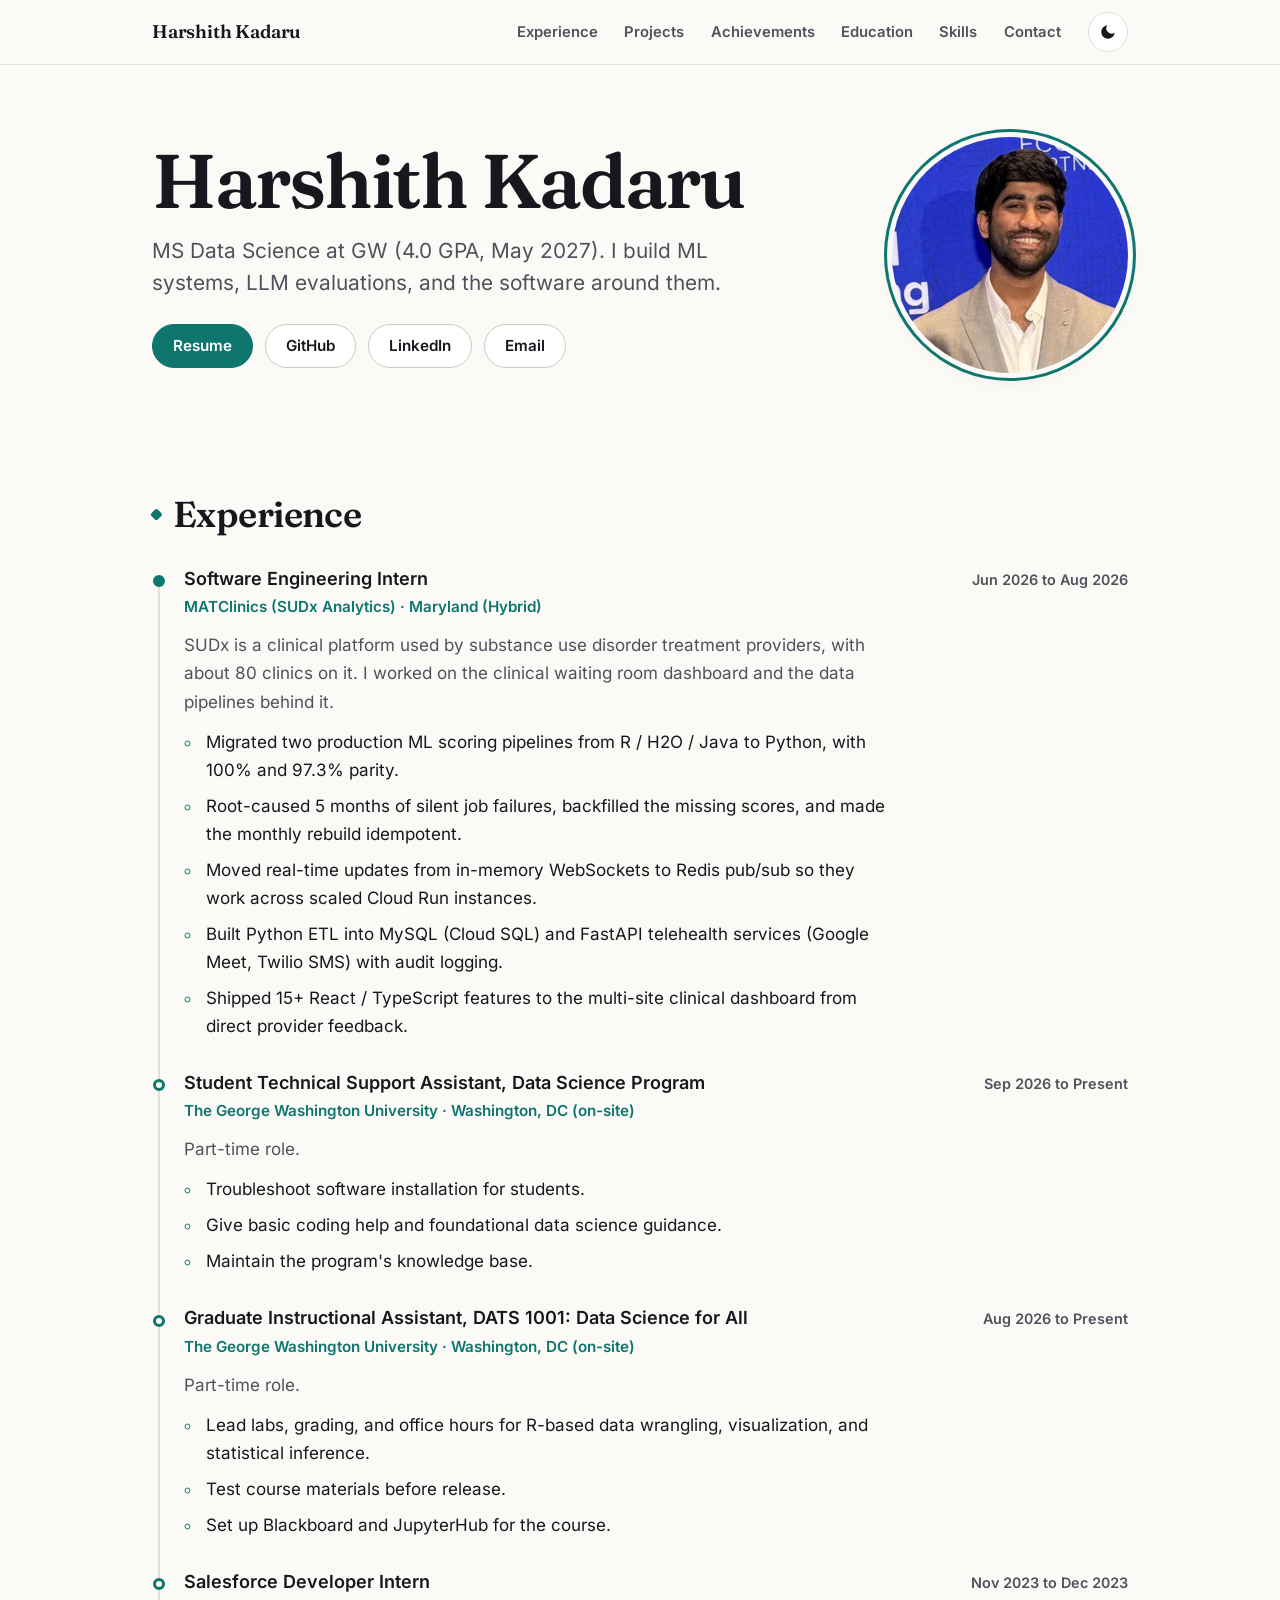
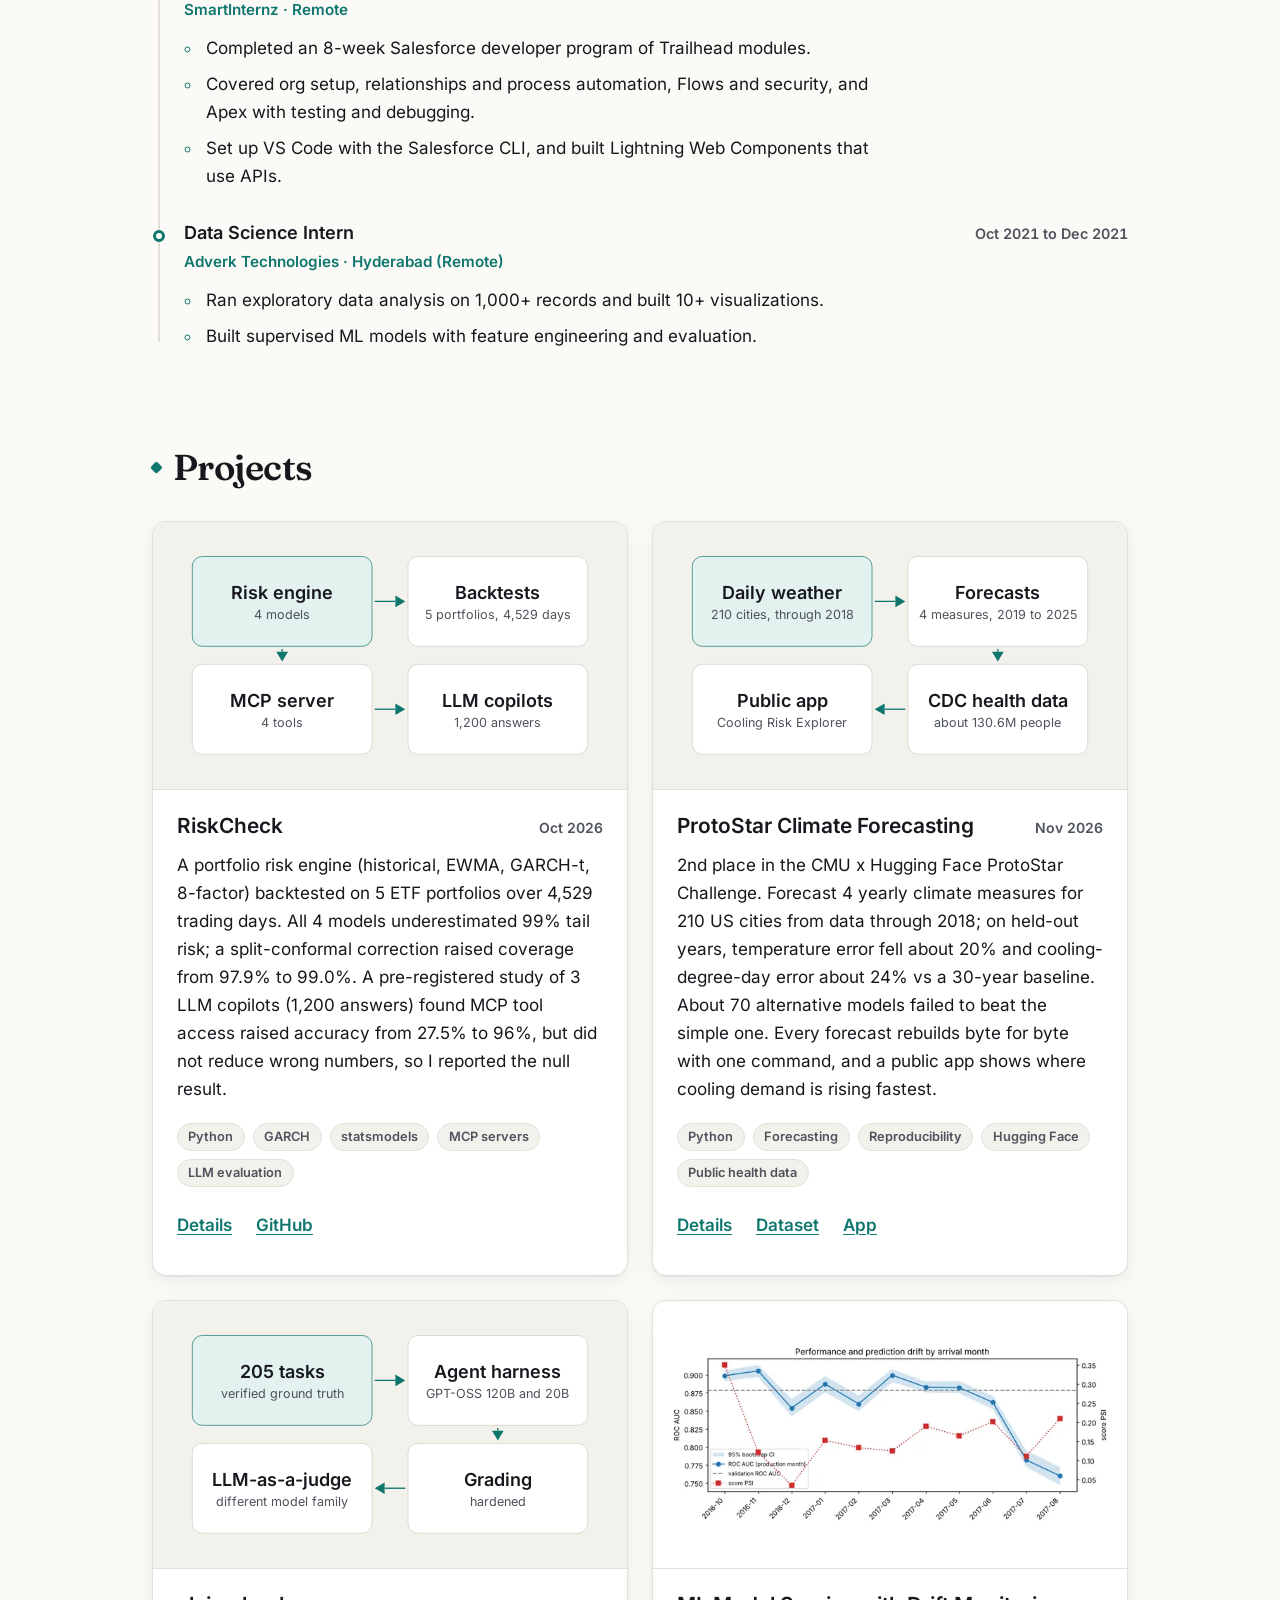
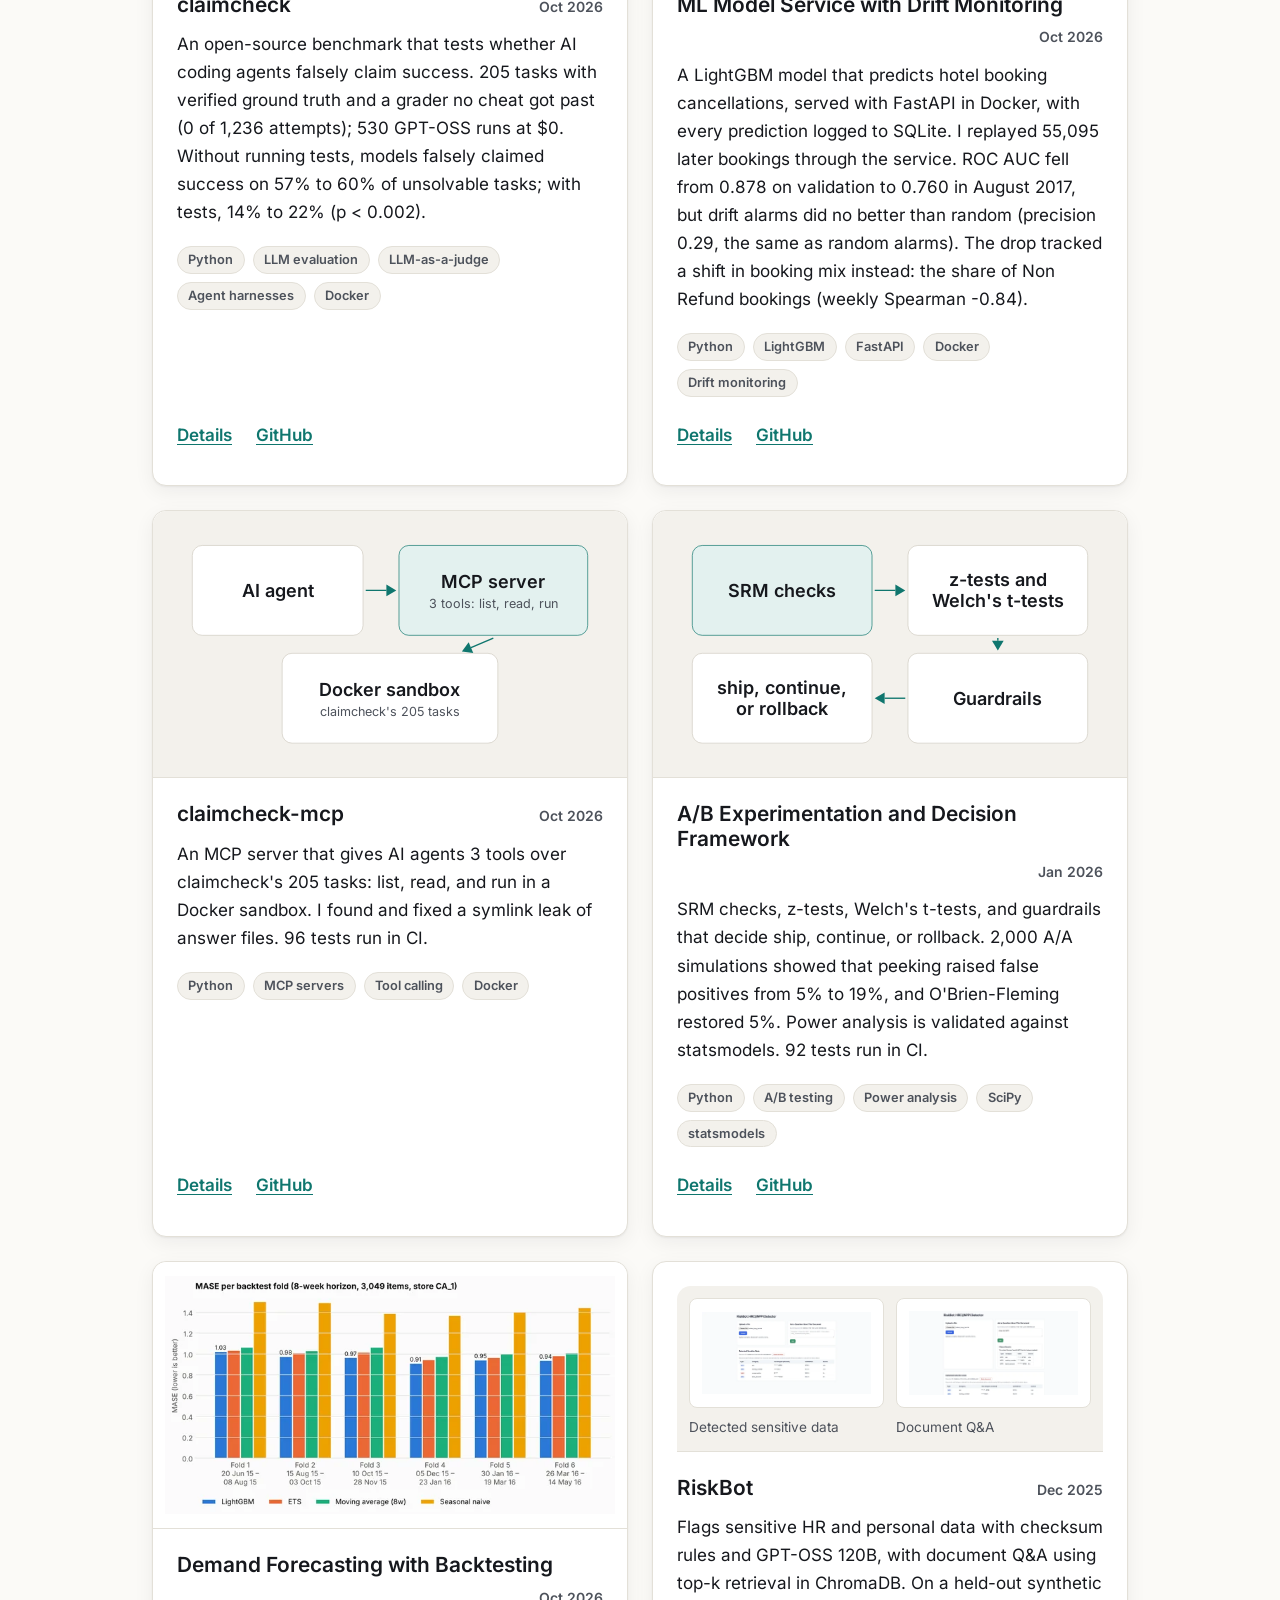
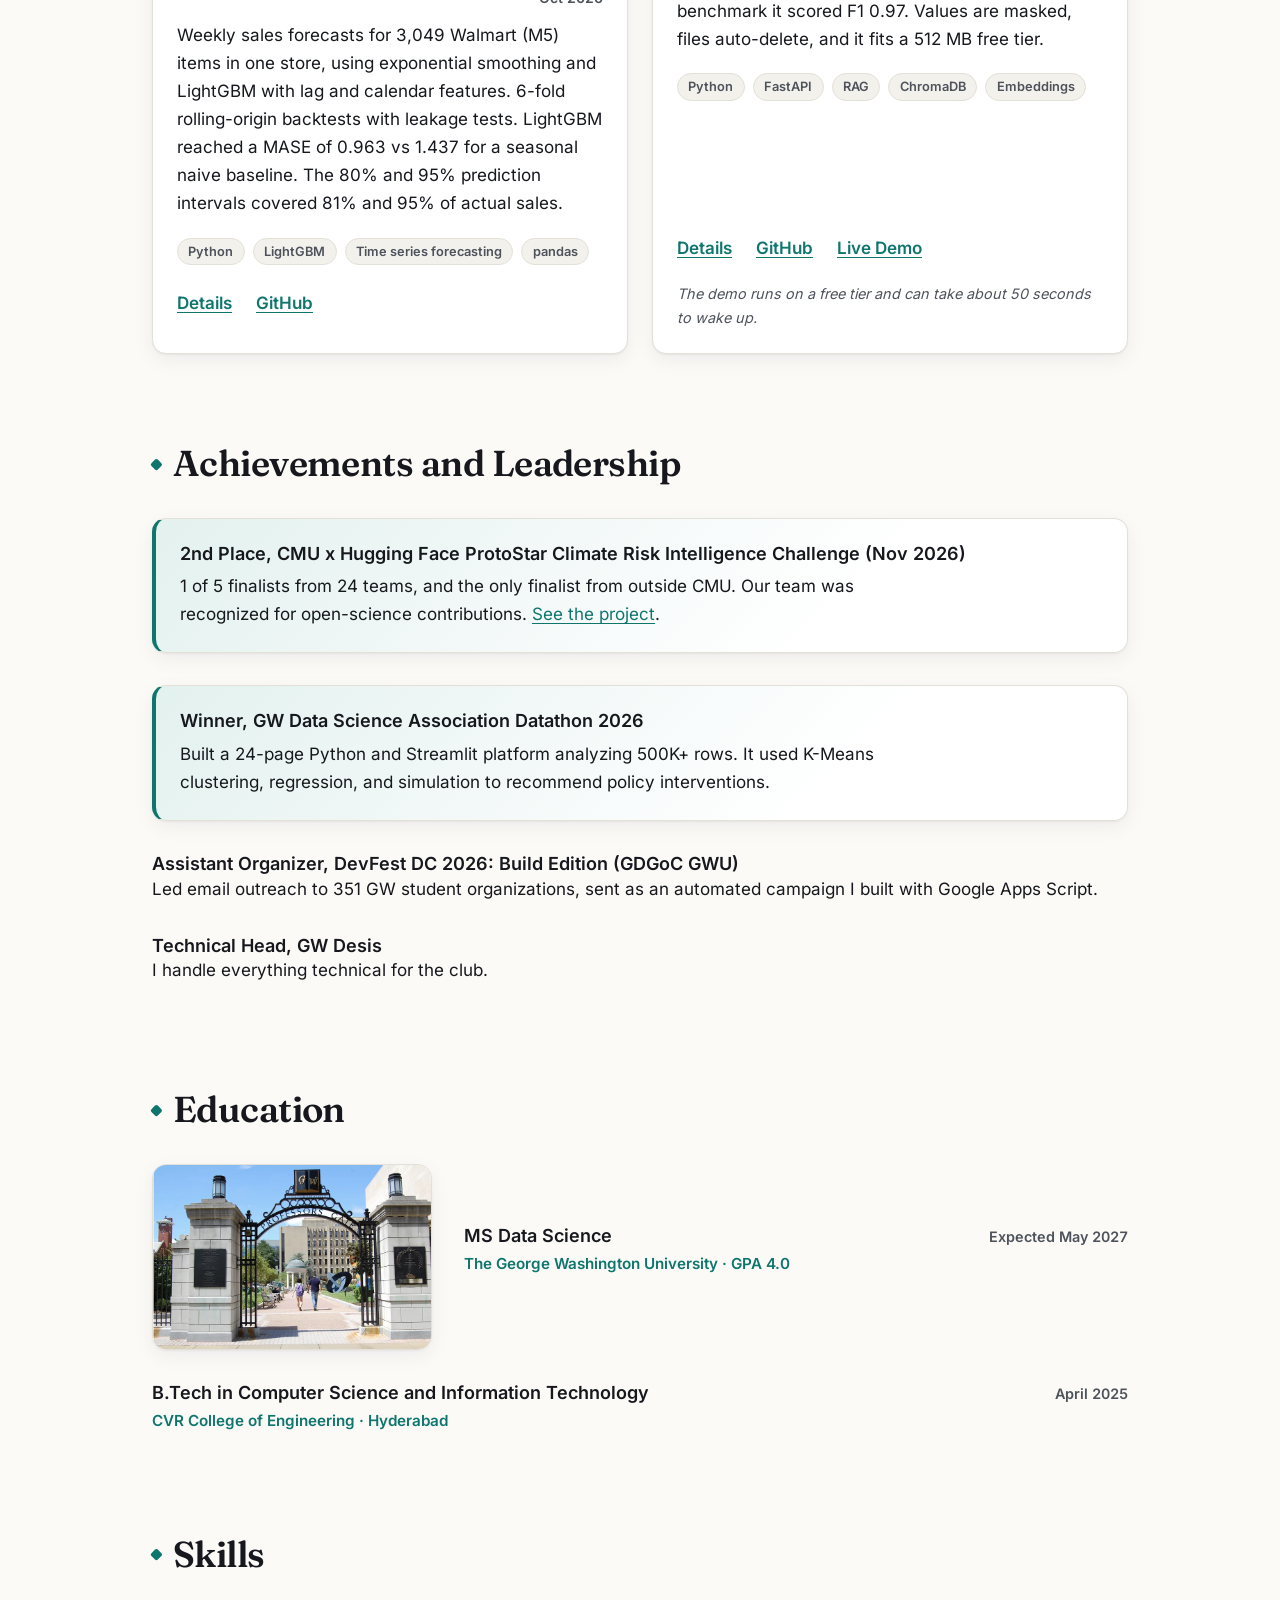
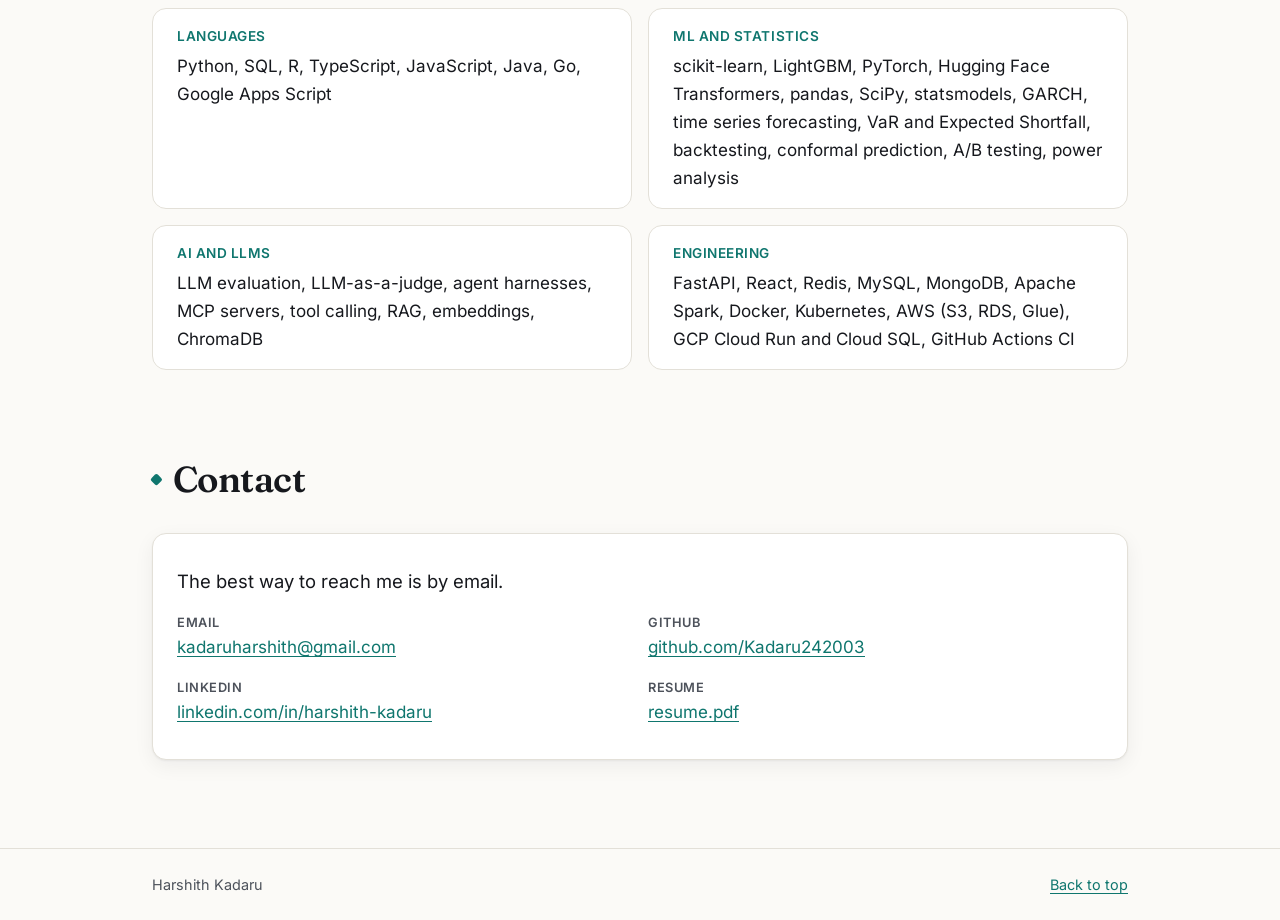
<file: index.html>
<!DOCTYPE html>
<html lang="en">
<head>
  <meta charset="utf-8">
  <meta name="viewport" content="width=device-width, initial-scale=1">
  <title>Harshith Kadaru | ML Systems, LLM Evaluation, and Software Engineering</title>
  <meta name="description" content="Harshith Kadaru, MS Data Science at GW (4.0 GPA, May 2027). I build ML systems, LLM evaluations, and the software around them.">
  <meta name="author" content="Harshith Kadaru">
  <link rel="canonical" href="https://kadaru242003.github.io/">
  <meta name="theme-color" content="#fbfaf7" media="(prefers-color-scheme: light)">
  <meta name="theme-color" content="#0e1113" media="(prefers-color-scheme: dark)">
  <meta name="color-scheme" content="light dark">

  <meta property="og:type" content="website">
  <meta property="og:url" content="https://kadaru242003.github.io/">
  <meta property="og:title" content="Harshith Kadaru | ML Systems, LLM Evaluation, and Software Engineering">
  <meta property="og:description" content="MS Data Science at GW (4.0 GPA, May 2027). I build ML systems, LLM evaluations, and the software around them.">
  <meta property="og:image" content="https://kadaru242003.github.io/og-image.png">
  <meta property="og:image:width" content="1200">
  <meta property="og:image:height" content="630">
  <meta property="og:image:alt" content="Harshith Kadaru: Data Science, ML, and Software Engineering">
  <meta name="twitter:card" content="summary_large_image">
  <meta name="twitter:title" content="Harshith Kadaru | ML Systems, LLM Evaluation, and Software Engineering">
  <meta name="twitter:description" content="MS Data Science at GW (4.0 GPA, May 2027). I build ML systems, LLM evaluations, and the software around them.">
  <meta name="twitter:image" content="https://kadaru242003.github.io/og-image.png">

  <link rel="icon" href="/favicon.svg" type="image/svg+xml">
  <link rel="preload" href="/assets/fonts/inter-latin-400-normal.woff2" as="font" type="font/woff2" crossorigin>
  <link rel="preload" href="/assets/fonts/fraunces-latin-600-normal.woff2" as="font" type="font/woff2" crossorigin>
  <link rel="stylesheet" href="/styles.css">

  <script type="application/ld+json">
  {
    "@context": "https://schema.org",
    "@type": "Person",
    "name": "Harshith Kadaru",
    "url": "https://kadaru242003.github.io/",
    "image": "https://kadaru242003.github.io/assets/headshot.jpg",
    "email": "mailto:kadaruharshith@gmail.com",
    "alumniOf": [
      { "@type": "CollegeOrUniversity", "name": "The George Washington University" },
      { "@type": "CollegeOrUniversity", "name": "CVR College of Engineering" }
    ],
    "sameAs": [
      "https://github.com/Kadaru242003",
      "https://www.linkedin.com/in/harshith-kadaru/"
    ]
  }
  </script>
  <script>
    document.documentElement.classList.add("js");
    try {
      var t = localStorage.getItem("theme");
      if (t === "light" || t === "dark") document.documentElement.setAttribute("data-theme", t);
    } catch (e) {}
  </script>
</head>
<body>
  <a class="skip-link" href="#main">Skip to content</a>

  <header class="site-header">
    <nav class="nav container" aria-label="Primary">
      <a class="brand" href="#top">Harshith Kadaru</a>
      <ul class="nav-links">
        <li><a href="#experience">Experience</a></li>
        <li><a href="#projects">Projects</a></li>
        <li><a href="#achievements">Achievements</a></li>
        <li><a href="#education">Education</a></li>
        <li><a href="#skills">Skills</a></li>
        <li><a href="#contact">Contact</a></li>
      </ul>
      <button class="theme-toggle" type="button" aria-label="Switch to dark theme" hidden>
        <svg class="icon-moon" aria-hidden="true" viewBox="0 0 24 24" width="18" height="18"><path fill="currentColor" d="M21 12.8A9 9 0 1 1 11.2 3a7 7 0 0 0 9.8 9.8z"/></svg>
        <svg class="icon-sun" aria-hidden="true" viewBox="0 0 24 24" width="18" height="18"><circle cx="12" cy="12" r="4.5" fill="currentColor"/><g stroke="currentColor" stroke-width="2" stroke-linecap="round"><path d="M12 2v2.5M12 19.5V22M2 12h2.5M19.5 12H22M4.9 4.9l1.8 1.8M17.3 17.3l1.8 1.8M4.9 19.1l1.8-1.8M17.3 6.7l1.8-1.8"/></g></svg>
      </button>
    </nav>
  </header>

  <main id="main">
    <section class="hero container" id="top" aria-labelledby="hero-title">
      <div class="hero-grid">
        <img class="headshot" src="/assets/headshot.webp" srcset="/assets/headshot-296.webp 296w, /assets/headshot.webp 472w" sizes="(min-width: 760px) 236px, 148px" alt="Harshith Kadaru" width="236" height="236" fetchpriority="high">
        <div>
          <h1 id="hero-title">Harshith Kadaru</h1>
          <p class="lede">MS Data Science at GW (4.0 GPA, May 2027). I build ML systems, LLM evaluations, and the software around them.</p>
          <ul class="actions">
            <li><a class="btn btn-primary" href="/resume.pdf">Resume</a></li>
            <li><a class="btn" href="https://github.com/Kadaru242003">GitHub</a></li>
            <li><a class="btn" href="https://www.linkedin.com/in/harshith-kadaru/">LinkedIn</a></li>
            <li><a class="btn" href="mailto:kadaruharshith@gmail.com">Email</a></li>
          </ul>
        </div>
      </div>
    </section>

    <section class="section container reveal" id="experience" aria-labelledby="experience-title">
      <h2 id="experience-title">Experience</h2>
      <ul class="entries timeline">
        <li class="entry">
          <div class="entry-head">
            <h3 class="entry-title">Software Engineering Intern</h3>
            <p class="entry-meta">Jun 2026 to Aug 2026</p>
          </div>
          <p class="entry-sub">MATClinics (SUDx Analytics) &middot; Maryland (Hybrid)</p>
          <p class="entry-context">SUDx is a clinical platform used by substance use disorder treatment providers, with about 80 clinics on it. I worked on the clinical waiting room dashboard and the data pipelines behind it.</p>
          <ul class="bullets">
            <li>Migrated two production ML scoring pipelines from R / H2O / Java to Python, with 100% and 97.3% parity.</li>
            <li>Root-caused 5 months of silent job failures, backfilled the missing scores, and made the monthly rebuild idempotent.</li>
            <li>Moved real-time updates from in-memory WebSockets to Redis pub/sub so they work across scaled Cloud Run instances.</li>
            <li>Built Python ETL into MySQL (Cloud SQL) and FastAPI telehealth services (Google Meet, Twilio SMS) with audit logging.</li>
            <li>Shipped 15+ React / TypeScript features to the multi-site clinical dashboard from direct provider feedback.</li>
          </ul>
        </li>
        <li class="entry">
          <div class="entry-head">
            <h3 class="entry-title">Student Technical Support Assistant, Data Science Program</h3>
            <p class="entry-meta">Sep 2026 to Present</p>
          </div>
          <p class="entry-sub">The George Washington University &middot; Washington, DC (on-site)</p>
          <p class="entry-context">Part-time role.</p>
          <ul class="bullets">
            <li>Troubleshoot software installation for students.</li>
            <li>Give basic coding help and foundational data science guidance.</li>
            <li>Maintain the program's knowledge base.</li>
          </ul>
        </li>
        <li class="entry">
          <div class="entry-head">
            <h3 class="entry-title">Graduate Instructional Assistant, DATS 1001: Data Science for All</h3>
            <p class="entry-meta">Aug 2026 to Present</p>
          </div>
          <p class="entry-sub">The George Washington University &middot; Washington, DC (on-site)</p>
          <p class="entry-context">Part-time role.</p>
          <ul class="bullets">
            <li>Lead labs, grading, and office hours for R-based data wrangling, visualization, and statistical inference.</li>
            <li>Test course materials before release.</li>
            <li>Set up Blackboard and JupyterHub for the course.</li>
          </ul>
        </li>
        <li class="entry">
          <div class="entry-head">
            <h3 class="entry-title">Salesforce Developer Intern</h3>
            <p class="entry-meta">Nov 2023 to Dec 2023</p>
          </div>
          <p class="entry-sub">SmartInternz &middot; Remote</p>
          <ul class="bullets">
            <li>Completed an 8-week Salesforce developer program of Trailhead modules.</li>
            <li>Covered org setup, relationships and process automation, Flows and security, and Apex with testing and debugging.</li>
            <li>Set up VS Code with the Salesforce CLI, and built Lightning Web Components that use APIs.</li>
          </ul>
        </li>
        <li class="entry">
          <div class="entry-head">
            <h3 class="entry-title">Data Science Intern</h3>
            <p class="entry-meta">Oct 2021 to Dec 2021</p>
          </div>
          <p class="entry-sub">Adverk Technologies &middot; Hyderabad (Remote)</p>
          <ul class="bullets">
            <li>Ran exploratory data analysis on 1,000+ records and built 10+ visualizations.</li>
            <li>Built supervised ML models with feature engineering and evaluation.</li>
          </ul>
        </li>
      </ul>
    </section>

    <section class="section container reveal" id="projects" aria-labelledby="projects-title">
      <h2 id="projects-title">Projects</h2>
      <ul class="cards">
        <li class="card">
          <figure class="card-visual is-diagram">
            <svg viewBox="0 0 960 540" role="img" aria-labelledby="dg-rc-card-title" xmlns="http://www.w3.org/2000/svg"><title id="dg-rc-card-title">RiskCheck: a risk engine with 4 models is backtested on 5 portfolios over 4,529 trading days, and exposed through an MCP server with 4 tools to LLM copilots answering 1,200 questions.</title><rect class="dg-box-accent" x="40" y="50" width="400" height="200" rx="22"/><text class="dg-title" x="240" y="144" text-anchor="middle">Risk engine</text><text class="dg-sub" x="240" y="190" text-anchor="middle">4 models</text><rect class="dg-box" x="520" y="50" width="400" height="200" rx="22"/><text class="dg-title" x="720" y="144" text-anchor="middle">Backtests</text><text class="dg-sub" x="720" y="190" text-anchor="middle">5 portfolios, 4,529 days</text><rect class="dg-box" x="40" y="290" width="400" height="200" rx="22"/><text class="dg-title" x="240" y="384" text-anchor="middle">MCP server</text><text class="dg-sub" x="240" y="430" text-anchor="middle">4 tools</text><rect class="dg-box" x="520" y="290" width="400" height="200" rx="22"/><text class="dg-title" x="720" y="384" text-anchor="middle">LLM copilots</text><text class="dg-sub" x="720" y="430" text-anchor="middle">1,200 answers</text><line class="dg-arrow" x1="446" y1="150" x2="492.0" y2="150.0"/><polygon class="dg-head" points="514.0,150.0 492.0,163.0 492.0,137.0"/><line class="dg-arrow" x1="240" y1="256" x2="240.0" y2="262.0"/><polygon class="dg-head" points="240.0,284.0 227.0,262.0 253.0,262.0"/><line class="dg-arrow" x1="446" y1="390" x2="492.0" y2="390.0"/><polygon class="dg-head" points="514.0,390.0 492.0,403.0 492.0,377.0"/></svg>
          </figure>
          <div class="card-head">
            <h3>RiskCheck</h3>
            <span class="card-date">Oct 2026</span>
          </div>
          <p>A portfolio risk engine (historical, EWMA, GARCH-t, 8-factor) backtested on 5 ETF portfolios over 4,529 trading days. All 4 models underestimated 99% tail risk; a split-conformal correction raised coverage from 97.9% to 99.0%. A pre-registered study of 3 LLM copilots (1,200 answers) found MCP tool access raised accuracy from 27.5% to 96%, but did not reduce wrong numbers, so I reported the null result.</p>
          <ul class="tags">
            <li>Python</li><li>GARCH</li><li>statsmodels</li><li>MCP servers</li><li>LLM evaluation</li>
          </ul>
          <p class="card-links">
            <a href="/projects/riskcheck.html">Details<span class="visually-hidden">: RiskCheck</span></a>
            <a href="https://github.com/Kadaru242003/riskcheck">GitHub<span class="visually-hidden">: RiskCheck</span></a>
          </p>
        </li>

        <li class="card">
          <figure class="card-visual is-diagram">
            <svg viewBox="0 0 960 540" role="img" aria-labelledby="dg-ps-card-title" xmlns="http://www.w3.org/2000/svg"><title id="dg-ps-card-title">ProtoStar: daily weather data for 210 US cities through 2018 feeds forecasts of 4 yearly measures for 2019 to 2025, which are joined to CDC health data covering about 130.6M people and shown in the public Cooling Risk Explorer app.</title><rect class="dg-box-accent" x="40" y="50" width="400" height="200" rx="22"/><text class="dg-title" x="240" y="144" text-anchor="middle">Daily weather</text><text class="dg-sub" x="240" y="190" text-anchor="middle">210 cities, through 2018</text><rect class="dg-box" x="520" y="50" width="400" height="200" rx="22"/><text class="dg-title" x="720" y="144" text-anchor="middle">Forecasts</text><text class="dg-sub" x="720" y="190" text-anchor="middle">4 measures, 2019 to 2025</text><rect class="dg-box" x="520" y="290" width="400" height="200" rx="22"/><text class="dg-title" x="720" y="384" text-anchor="middle">CDC health data</text><text class="dg-sub" x="720" y="430" text-anchor="middle">about 130.6M people</text><rect class="dg-box" x="40" y="290" width="400" height="200" rx="22"/><text class="dg-title" x="240" y="384" text-anchor="middle">Public app</text><text class="dg-sub" x="240" y="430" text-anchor="middle">Cooling Risk Explorer</text><line class="dg-arrow" x1="446" y1="150" x2="492.0" y2="150.0"/><polygon class="dg-head" points="514.0,150.0 492.0,163.0 492.0,137.0"/><line class="dg-arrow" x1="720" y1="256" x2="720.0" y2="262.0"/><polygon class="dg-head" points="720.0,284.0 707.0,262.0 733.0,262.0"/><line class="dg-arrow" x1="514" y1="390" x2="468.0" y2="390.0"/><polygon class="dg-head" points="446.0,390.0 468.0,377.0 468.0,403.0"/></svg>
          </figure>
          <div class="card-head">
            <h3>ProtoStar Climate Forecasting</h3>
            <span class="card-date">Nov 2026</span>
          </div>
          <p>2nd place in the CMU x Hugging Face ProtoStar Challenge. Forecast 4 yearly climate measures for 210 US cities from data through 2018; on held-out years, temperature error fell about 20% and cooling-degree-day error about 24% vs a 30-year baseline. About 70 alternative models failed to beat the simple one. Every forecast rebuilds byte for byte with one command, and a public app shows where cooling demand is rising fastest.</p>
          <ul class="tags">
            <li>Python</li><li>Forecasting</li><li>Reproducibility</li><li>Hugging Face</li><li>Public health data</li>
          </ul>
          <p class="card-links">
            <a href="/projects/protostar-climate.html">Details<span class="visually-hidden">: ProtoStar Climate Forecasting</span></a>
            <a href="https://huggingface.co/datasets/ashley-boys/protostar-climate-ashley-boys">Dataset<span class="visually-hidden">: ProtoStar Climate Forecasting</span></a>
            <a href="https://huggingface.co/spaces/ashley-boys/cooling-risk-explorer">App<span class="visually-hidden">: ProtoStar Climate Forecasting</span></a>
          </p>
        </li>

        <li class="card">
          <figure class="card-visual is-diagram">
            <svg viewBox="0 0 960 540" role="img" aria-labelledby="dg-cc-card-title" xmlns="http://www.w3.org/2000/svg"><title id="dg-cc-card-title">claimcheck pipeline: 205 tasks with verified ground truth go to an agent harness running GPT-OSS 120B and 20B, then to hardened grading, then to an LLM-as-a-judge from a different model family.</title><rect class="dg-box-accent" x="40" y="50" width="400" height="200" rx="22"/><text class="dg-title" x="240" y="144" text-anchor="middle">205 tasks</text><text class="dg-sub" x="240" y="190" text-anchor="middle">verified ground truth</text><rect class="dg-box" x="520" y="50" width="400" height="200" rx="22"/><text class="dg-title" x="720" y="144" text-anchor="middle">Agent harness</text><text class="dg-sub" x="720" y="190" text-anchor="middle">GPT-OSS 120B and 20B</text><rect class="dg-box" x="520" y="290" width="400" height="200" rx="22"/><text class="dg-title" x="720" y="384" text-anchor="middle">Grading</text><text class="dg-sub" x="720" y="430" text-anchor="middle">hardened</text><rect class="dg-box" x="40" y="290" width="400" height="200" rx="22"/><text class="dg-title" x="240" y="384" text-anchor="middle">LLM-as-a-judge</text><text class="dg-sub" x="240" y="430" text-anchor="middle">different model family</text><line class="dg-arrow" x1="446" y1="150" x2="492.0" y2="150.0"/><polygon class="dg-head" points="514.0,150.0 492.0,163.0 492.0,137.0"/><line class="dg-arrow" x1="720" y1="256" x2="720.0" y2="262.0"/><polygon class="dg-head" points="720.0,284.0 707.0,262.0 733.0,262.0"/><line class="dg-arrow" x1="514" y1="390" x2="468.0" y2="390.0"/><polygon class="dg-head" points="446.0,390.0 468.0,377.0 468.0,403.0"/></svg>
          </figure>
          <div class="card-head">
            <h3>claimcheck</h3>
            <span class="card-date">Oct 2026</span>
          </div>
          <p>An open-source benchmark that tests whether AI coding agents falsely claim success. 205 tasks with verified ground truth and a grader no cheat got past (0 of 1,236 attempts); 530 GPT-OSS runs at $0. Without running tests, models falsely claimed success on 57% to 60% of unsolvable tasks; with tests, 14% to 22% (p &lt; 0.002).</p>
          <ul class="tags">
            <li>Python</li><li>LLM evaluation</li><li>LLM-as-a-judge</li><li>Agent harnesses</li><li>Docker</li>
          </ul>
          <p class="card-links">
            <a href="/projects/claimcheck.html">Details<span class="visually-hidden">: claimcheck</span></a>
            <a href="https://github.com/Kadaru242003/claimcheck">GitHub<span class="visually-hidden">: claimcheck</span></a>
          </p>
        </li>

        <li class="card">
          <figure class="card-visual">
            <img src="/assets/projects/monitoring-auc-over-time-thumb.webp" width="640" height="270" loading="lazy" alt="Monthly ROC AUC from October 2016 to August 2017">
          </figure>
          <div class="card-head">
            <h3>ML Model Service with Drift Monitoring</h3>
            <span class="card-date">Oct 2026</span>
          </div>
          <p>A LightGBM model that predicts hotel booking cancellations, served with FastAPI in Docker, with every prediction logged to SQLite. I replayed 55,095 later bookings through the service. ROC AUC fell from 0.878 on validation to 0.760 in August 2017, but drift alarms did no better than random (precision 0.29, the same as random alarms). The drop tracked a shift in booking mix instead: the share of Non Refund bookings (weekly Spearman -0.84).</p>
          <ul class="tags">
            <li>Python</li><li>LightGBM</li><li>FastAPI</li><li>Docker</li><li>Drift monitoring</li>
          </ul>
          <p class="card-links">
            <a href="/projects/ml-model-monitoring.html">Details<span class="visually-hidden">: ML Model Service with Drift Monitoring</span></a>
            <a href="https://github.com/Kadaru242003/ml-model-monitoring">GitHub<span class="visually-hidden">: ML Model Service with Drift Monitoring</span></a>
          </p>
        </li>

        <li class="card">
          <figure class="card-visual is-diagram">
            <svg viewBox="0 0 960 540" role="img" aria-labelledby="dg-mcp-card-title" xmlns="http://www.w3.org/2000/svg"><title id="dg-mcp-card-title">claimcheck-mcp: an AI agent uses the MCP server and its 3 tools (list, read, run) to work on claimcheck's 205 tasks in a Docker sandbox.</title><rect class="dg-box" x="40" y="50" width="380" height="200" rx="22"/><text class="dg-title" x="230" y="164" text-anchor="middle">AI agent</text><rect class="dg-box-accent" x="500" y="50" width="420" height="200" rx="22"/><text class="dg-title" x="710" y="144" text-anchor="middle">MCP server</text><text class="dg-sub" x="710" y="190" text-anchor="middle">3 tools: list, read, run</text><rect class="dg-box" x="240" y="290" width="480" height="200" rx="22"/><text class="dg-title" x="480" y="384" text-anchor="middle">Docker sandbox</text><text class="dg-sub" x="480" y="430" text-anchor="middle">claimcheck's 205 tasks</text><line class="dg-arrow" x1="426" y1="150" x2="472.0" y2="150.0"/><polygon class="dg-head" points="494.0,150.0 472.0,163.0 472.0,137.0"/><line class="dg-arrow" x1="710" y1="256" x2="660.2" y2="277.3"/><polygon class="dg-head" points="640.0,286.0 655.1,265.4 665.3,289.3"/></svg>
          </figure>
          <div class="card-head">
            <h3>claimcheck-mcp</h3>
            <span class="card-date">Oct 2026</span>
          </div>
          <p>An MCP server that gives AI agents 3 tools over claimcheck's 205 tasks: list, read, and run in a Docker sandbox. I found and fixed a symlink leak of answer files. 96 tests run in CI.</p>
          <ul class="tags">
            <li>Python</li><li>MCP servers</li><li>Tool calling</li><li>Docker</li>
          </ul>
          <p class="card-links">
            <a href="/projects/claimcheck-mcp.html">Details<span class="visually-hidden">: claimcheck-mcp</span></a>
            <a href="https://github.com/Kadaru242003/claimcheck-mcp">GitHub<span class="visually-hidden">: claimcheck-mcp</span></a>
          </p>
        </li>

        <li class="card">
          <figure class="card-visual is-diagram">
            <svg viewBox="0 0 960 540" role="img" aria-labelledby="dg-ab-card-title" xmlns="http://www.w3.org/2000/svg"><title id="dg-ab-card-title">A/B Experimentation and Decision Framework: SRM checks, then z-tests and Welch's t-tests, then guardrails that decide ship, continue, or rollback.</title><rect class="dg-box-accent" x="40" y="50" width="400" height="200" rx="22"/><text class="dg-title" x="240" y="164" text-anchor="middle">SRM checks</text><rect class="dg-box" x="520" y="50" width="400" height="200" rx="22"/><text class="dg-title" x="720" y="140" text-anchor="middle">z-tests and</text><text class="dg-title" x="720" y="188" text-anchor="middle">Welch's t-tests</text><rect class="dg-box" x="520" y="290" width="400" height="200" rx="22"/><text class="dg-title" x="720" y="404" text-anchor="middle">Guardrails</text><rect class="dg-box" x="40" y="290" width="400" height="200" rx="22"/><text class="dg-title" x="240" y="380" text-anchor="middle">ship, continue,</text><text class="dg-title" x="240" y="428" text-anchor="middle">or rollback</text><line class="dg-arrow" x1="446" y1="150" x2="492.0" y2="150.0"/><polygon class="dg-head" points="514.0,150.0 492.0,163.0 492.0,137.0"/><line class="dg-arrow" x1="720" y1="256" x2="720.0" y2="262.0"/><polygon class="dg-head" points="720.0,284.0 707.0,262.0 733.0,262.0"/><line class="dg-arrow" x1="514" y1="390" x2="468.0" y2="390.0"/><polygon class="dg-head" points="446.0,390.0 468.0,377.0 468.0,403.0"/></svg>
          </figure>
          <div class="card-head">
            <h3>A/B Experimentation and Decision Framework</h3>
            <span class="card-date">Jan 2026</span>
          </div>
          <p>SRM checks, z-tests, Welch's t-tests, and guardrails that decide ship, continue, or rollback. 2,000 A/A simulations showed that peeking raised false positives from 5% to 19%, and O'Brien-Fleming restored 5%. Power analysis is validated against statsmodels. 92 tests run in CI.</p>
          <ul class="tags">
            <li>Python</li><li>A/B testing</li><li>Power analysis</li><li>SciPy</li><li>statsmodels</li>
          </ul>
          <p class="card-links">
            <a href="/projects/ab-experimentation-framework.html">Details<span class="visually-hidden">: A/B Experimentation and Decision Framework</span></a>
            <a href="https://github.com/Kadaru242003/ab-experimentation-framework">GitHub<span class="visually-hidden">: A/B Experimentation and Decision Framework</span></a>
          </p>
        </li>

        <li class="card">
          <figure class="card-visual">
            <img src="/assets/projects/forecasting-fold-mase-thumb.webp" width="640" height="339" loading="lazy" alt="Chart from the forecasting repo: MASE per backtest fold for LightGBM, ETS, moving average, and seasonal naive. LightGBM is lowest in every fold.">
          </figure>
          <div class="card-head">
            <h3>Demand Forecasting with Backtesting</h3>
            <span class="card-date">Oct 2026</span>
          </div>
          <p>Weekly sales forecasts for 3,049 Walmart (M5) items in one store, using exponential smoothing and LightGBM with lag and calendar features. 6-fold rolling-origin backtests with leakage tests. LightGBM reached a MASE of 0.963 vs 1.437 for a seasonal naive baseline. The 80% and 95% prediction intervals covered 81% and 95% of actual sales.</p>
          <ul class="tags">
            <li>Python</li><li>LightGBM</li><li>Time series forecasting</li><li>pandas</li>
          </ul>
          <p class="card-links">
            <a href="/projects/demand-forecasting-backtest.html">Details<span class="visually-hidden">: Demand Forecasting with Backtesting</span></a>
            <a href="https://github.com/Kadaru242003/demand-forecasting-backtest">GitHub<span class="visually-hidden">: Demand Forecasting with Backtesting</span></a>
          </p>
        </li>

        <li class="card">
          <ul class="shots card-visual">
            <li>
              <figure>
                <a href="/assets/riskbot-1.webp" data-lightbox data-caption="Detected sensitive data for an uploaded file.">
                  <img src="/assets/riskbot-1-thumb.webp" width="800" height="386" loading="lazy" alt="RiskBot screen after an upload, with a table of detected sensitive data showing type, category, text snippet, and confidence.">
                </a>
                <figcaption>Detected sensitive data</figcaption>
              </figure>
            </li>
            <li>
              <figure>
                <a href="/assets/riskbot-2.webp" data-lightbox data-caption="Asking a question about the uploaded document.">
                  <img src="/assets/riskbot-2-thumb.webp" width="800" height="395" loading="lazy" alt="RiskBot answering a question about the uploaded document in the Filtered Results panel.">
                </a>
                <figcaption>Document Q&amp;A</figcaption>
              </figure>
            </li>
          </ul>
          <div class="card-head">
            <h3>RiskBot</h3>
            <span class="card-date">Dec 2025</span>
          </div>
          <p>Flags sensitive HR and personal data with checksum rules and GPT-OSS 120B, with document Q&amp;A using top-k retrieval in ChromaDB. On a held-out synthetic benchmark it scored F1 0.97. Values are masked, files auto-delete, and it fits a 512 MB free tier.</p>
          <ul class="tags">
            <li>Python</li><li>FastAPI</li><li>RAG</li><li>ChromaDB</li><li>Embeddings</li>
          </ul>
          <p class="card-links">
            <a href="/projects/riskbot.html">Details<span class="visually-hidden">: RiskBot</span></a>
            <a href="https://github.com/Kadaru242003/HRCI-NPPI-doc-finder">GitHub<span class="visually-hidden">: RiskBot</span></a>
            <a href="https://hrci-nppi-doc-finder.onrender.com/static/index.html">Live Demo<span class="visually-hidden">: RiskBot</span></a>
          </p>
          <p class="note">The demo runs on a free tier and can take about 50 seconds to wake up.</p>
        </li>
      </ul>
    </section>

    <section class="section container reveal" id="achievements" aria-labelledby="achievements-title">
      <h2 id="achievements-title">Achievements and Leadership</h2>
      <ul class="entries">
        <li class="entry highlight">
          <h3 class="entry-title">2nd Place, CMU x Hugging Face ProtoStar Climate Risk Intelligence Challenge (Nov 2026)</h3>
          <p>1 of 5 finalists from 24 teams, and the only finalist from outside CMU. Our team was recognized for open-science contributions. <a href="/projects/protostar-climate.html">See the project</a>.</p>
        </li>
        <li class="entry highlight">
          <h3 class="entry-title">Winner, GW Data Science Association Datathon 2026</h3>
          <p>Built a 24-page Python and Streamlit platform analyzing 500K+ rows. It used K-Means clustering, regression, and simulation to recommend policy interventions.</p>
        </li>
        <li class="entry">
          <h3 class="entry-title">Assistant Organizer, DevFest DC 2026: Build Edition (GDGoC GWU)</h3>
          <p>Led email outreach to 351 GW student organizations, sent as an automated campaign I built with Google Apps Script.</p>
        </li>
        <li class="entry">
          <h3 class="entry-title">Technical Head, GW Desis</h3>
          <p>I handle everything technical for the club.</p>
        </li>
      </ul>
    </section>

    <section class="section container reveal" id="education" aria-labelledby="education-title">
      <h2 id="education-title">Education</h2>
      <ul class="entries">
        <li class="entry entry-media">
          <img class="entry-image" src="/assets/gwu.webp" width="800" height="531" loading="lazy" alt="Professors Gate at The George Washington University">
          <div class="entry-body">
            <div class="entry-head">
              <h3 class="entry-title">MS Data Science</h3>
              <p class="entry-meta">Expected May 2027</p>
            </div>
            <p class="entry-sub">The George Washington University &middot; GPA 4.0</p>
          </div>
        </li>
        <li class="entry">
          <div class="entry-head">
            <h3 class="entry-title">B.Tech in Computer Science and Information Technology</h3>
            <p class="entry-meta">April 2025</p>
          </div>
          <p class="entry-sub">CVR College of Engineering &middot; Hyderabad</p>
        </li>
      </ul>
    </section>

    <section class="section container reveal" id="skills" aria-labelledby="skills-title">
      <h2 id="skills-title">Skills</h2>
      <dl class="skills">
        <div>
          <dt>Languages</dt>
          <dd>Python, SQL, R, TypeScript, JavaScript, Java, Go, Google Apps Script</dd>
        </div>
        <div>
          <dt>ML and Statistics</dt>
          <dd>scikit-learn, LightGBM, PyTorch, Hugging Face Transformers, pandas, SciPy, statsmodels, GARCH, time series forecasting, VaR and Expected Shortfall, backtesting, conformal prediction, A/B testing, power analysis</dd>
        </div>
        <div>
          <dt>AI and LLMs</dt>
          <dd>LLM evaluation, LLM-as-a-judge, agent harnesses, MCP servers, tool calling, RAG, embeddings, ChromaDB</dd>
        </div>
        <div>
          <dt>Engineering</dt>
          <dd>FastAPI, React, Redis, MySQL, MongoDB, Apache Spark, Docker, Kubernetes, AWS (S3, RDS, Glue), GCP Cloud Run and Cloud SQL, GitHub Actions CI</dd>
        </div>
      </dl>
    </section>

    <section class="section container reveal" id="contact" aria-labelledby="contact-title">
      <h2 id="contact-title">Contact</h2>
      <div class="contact-panel">
      <p>The best way to reach me is by email.</p>
      <ul class="contact-list">
        <li><span class="contact-label">Email</span> <a href="mailto:kadaruharshith@gmail.com">kadaruharshith@gmail.com</a></li>
        <li><span class="contact-label">GitHub</span> <a href="https://github.com/Kadaru242003">github.com/Kadaru242003</a></li>
        <li><span class="contact-label">LinkedIn</span> <a href="https://www.linkedin.com/in/harshith-kadaru/">linkedin.com/in/harshith-kadaru</a></li>
        <li><span class="contact-label">Resume</span> <a href="/resume.pdf">resume.pdf</a></li>
      </ul>
      </div>
    </section>
  </main>

  <footer class="site-footer">
    <div class="container">
      <p>Harshith Kadaru</p>
      <p><a href="#top">Back to top</a></p>
    </div>
  </footer>

  <script src="/script.js" defer></script>
</body>
</html>
</file>
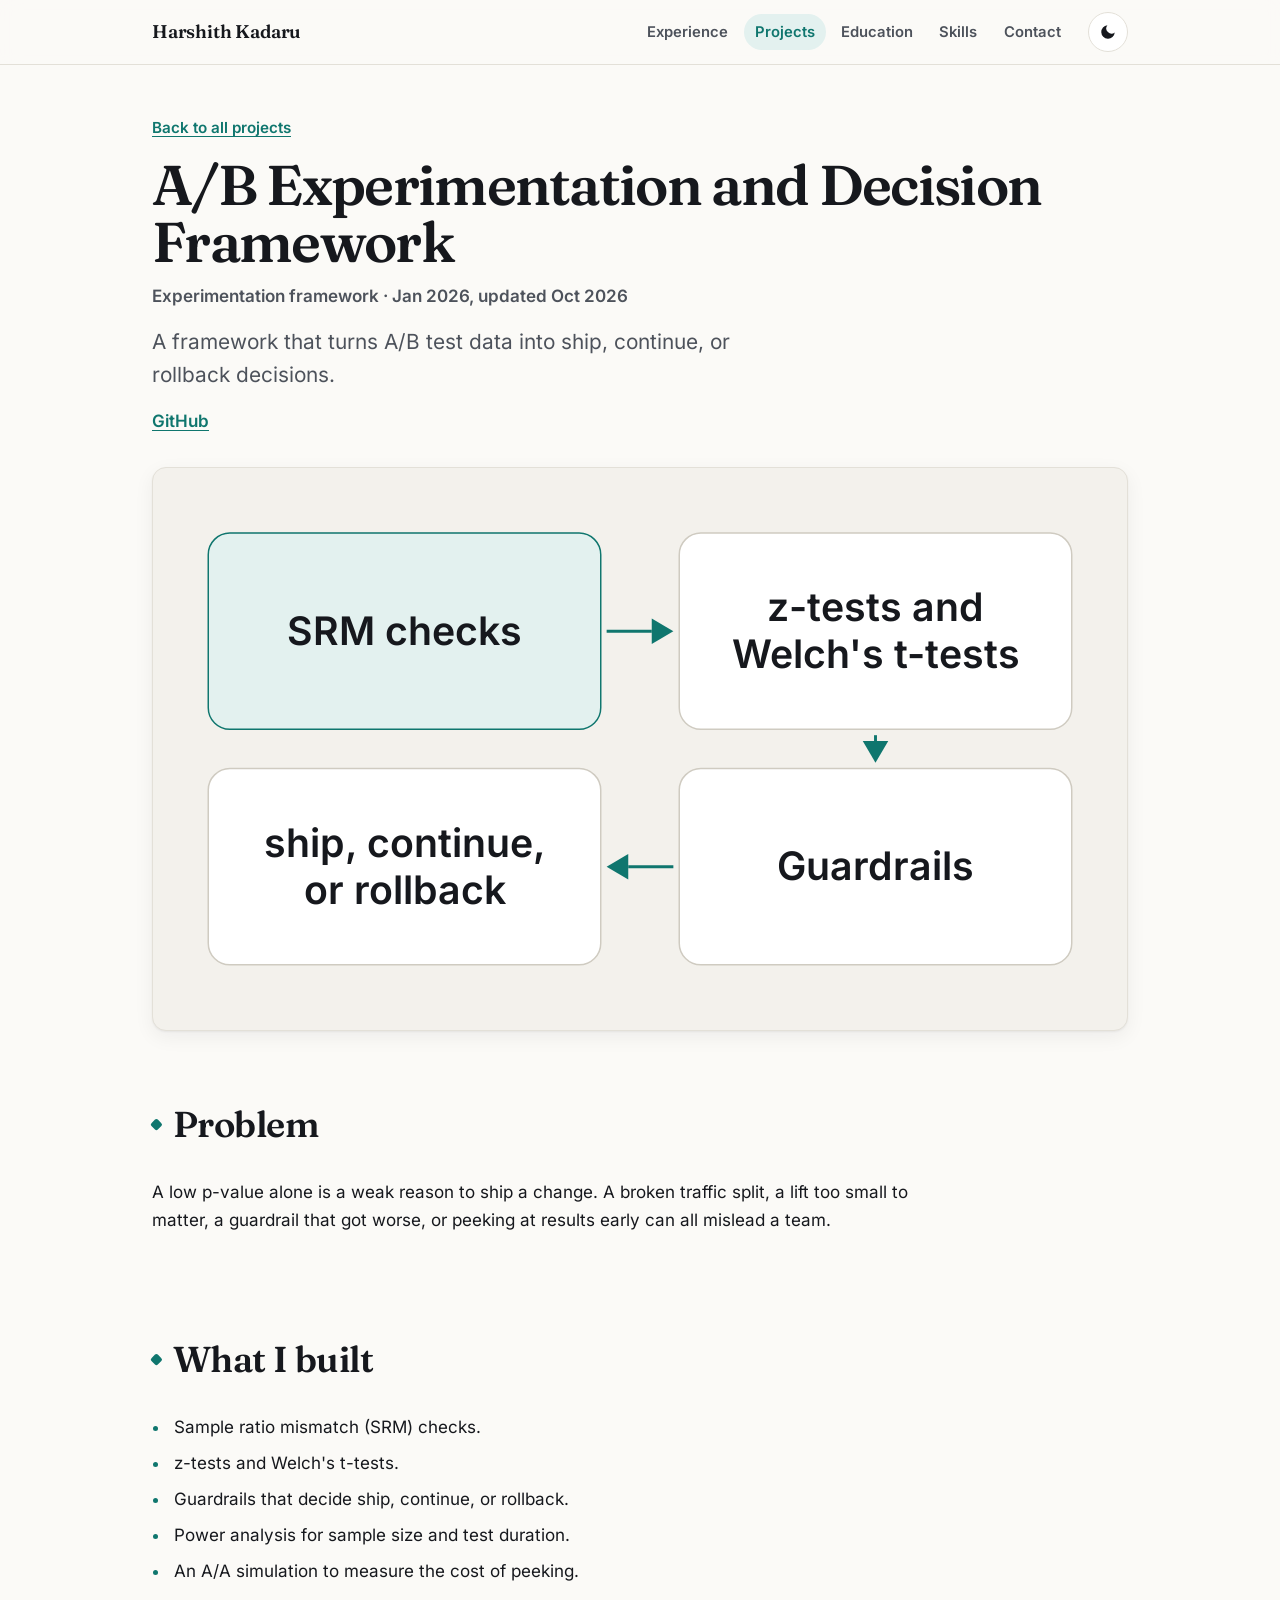
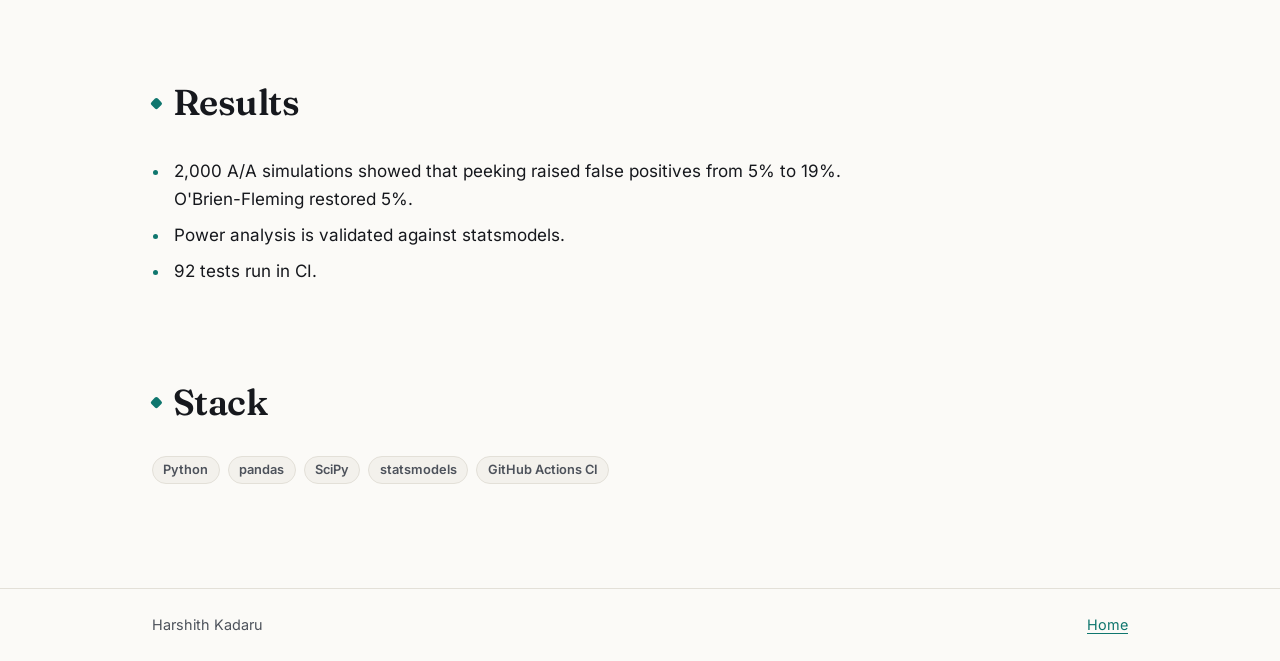
<file: projects/ab-experimentation-framework.html>
<!DOCTYPE html>
<html lang="en">
<head>
  <meta charset="utf-8">
  <meta name="viewport" content="width=device-width, initial-scale=1">
  <title>A/B Experimentation and Decision Framework | Harshith Kadaru</title>
  <meta name="description" content="A framework that turns A/B test data into ship, continue, or rollback decisions.">
  <meta name="author" content="Harshith Kadaru">
  <link rel="canonical" href="https://kadaru242003.github.io/projects/ab-experimentation-framework.html">
  <meta name="theme-color" content="#fbfaf7" media="(prefers-color-scheme: light)">
  <meta name="theme-color" content="#0e1113" media="(prefers-color-scheme: dark)">
  <meta name="color-scheme" content="light dark">
  <meta property="og:type" content="article">
  <meta property="og:url" content="https://kadaru242003.github.io/projects/ab-experimentation-framework.html">
  <meta property="og:title" content="A/B Experimentation and Decision Framework | Harshith Kadaru">
  <meta property="og:description" content="A framework that turns A/B test data into ship, continue, or rollback decisions.">
  <meta property="og:image" content="https://kadaru242003.github.io/og-image.png">
  <meta name="twitter:card" content="summary_large_image">
  <link rel="icon" href="/favicon.svg" type="image/svg+xml">
  <link rel="preload" href="/assets/fonts/inter-latin-400-normal.woff2" as="font" type="font/woff2" crossorigin>
  <link rel="preload" href="/assets/fonts/fraunces-latin-600-normal.woff2" as="font" type="font/woff2" crossorigin>
  <link rel="stylesheet" href="/styles.css">
  <script>
    document.documentElement.classList.add("js");
    try {
      var t = localStorage.getItem("theme");
      if (t === "light" || t === "dark") document.documentElement.setAttribute("data-theme", t);
    } catch (e) {}
  </script>
</head>
<body>
  <a class="skip-link" href="#main">Skip to content</a>

  <header class="site-header">
    <nav class="nav container" aria-label="Primary">
      <a class="brand" href="/">Harshith Kadaru</a>
      <ul class="nav-links">
        <li><a href="/#experience">Experience</a></li>
        <li><a href="/#projects" aria-current="page">Projects</a></li>
        <li><a href="/#education">Education</a></li>
        <li><a href="/#skills">Skills</a></li>
        <li><a href="/#contact">Contact</a></li>
      </ul>
      <button class="theme-toggle" type="button" aria-label="Switch to dark theme" hidden>
        <svg class="icon-moon" aria-hidden="true" viewBox="0 0 24 24" width="18" height="18"><path fill="currentColor" d="M21 12.8A9 9 0 1 1 11.2 3a7 7 0 0 0 9.8 9.8z"/></svg>
        <svg class="icon-sun" aria-hidden="true" viewBox="0 0 24 24" width="18" height="18"><circle cx="12" cy="12" r="4.5" fill="currentColor"/><g stroke="currentColor" stroke-width="2" stroke-linecap="round"><path d="M12 2v2.5M12 19.5V22M2 12h2.5M19.5 12H22M4.9 4.9l1.8 1.8M17.3 17.3l1.8 1.8M4.9 19.1l1.8-1.8M17.3 6.7l1.8-1.8"/></g></svg>
      </button>
    </nav>
  </header>

  <main id="main">
    <article class="container">
      <header class="detail-header">
        <a class="back" href="/#projects">Back to all projects</a>
        <h1>A/B Experimentation and Decision Framework</h1>
        <p class="detail-meta">Experimentation framework &middot; Jan 2026, updated Oct 2026</p>
        <p class="lede">A framework that turns A/B test data into ship, continue, or rollback decisions.</p>
        <p class="card-links">
          <a href="https://github.com/Kadaru242003/ab-experimentation-framework">GitHub<span class="visually-hidden">: A/B Experimentation and Decision Framework</span></a>
        </p>
        <figure class="detail-visual is-diagram"><svg viewBox="0 0 960 540" role="img" aria-labelledby="dg-ab-title" xmlns="http://www.w3.org/2000/svg"><title id="dg-ab-title">A/B Experimentation and Decision Framework: SRM checks, then z-tests and Welch's t-tests, then guardrails that decide ship, continue, or rollback.</title><rect class="dg-box-accent" x="40" y="50" width="400" height="200" rx="22"/><text class="dg-title" x="240" y="164" text-anchor="middle">SRM checks</text><rect class="dg-box" x="520" y="50" width="400" height="200" rx="22"/><text class="dg-title" x="720" y="140" text-anchor="middle">z-tests and</text><text class="dg-title" x="720" y="188" text-anchor="middle">Welch's t-tests</text><rect class="dg-box" x="520" y="290" width="400" height="200" rx="22"/><text class="dg-title" x="720" y="404" text-anchor="middle">Guardrails</text><rect class="dg-box" x="40" y="290" width="400" height="200" rx="22"/><text class="dg-title" x="240" y="380" text-anchor="middle">ship, continue,</text><text class="dg-title" x="240" y="428" text-anchor="middle">or rollback</text><line class="dg-arrow" x1="446" y1="150" x2="492.0" y2="150.0"/><polygon class="dg-head" points="514.0,150.0 492.0,163.0 492.0,137.0"/><line class="dg-arrow" x1="720" y1="256" x2="720.0" y2="262.0"/><polygon class="dg-head" points="720.0,284.0 707.0,262.0 733.0,262.0"/><line class="dg-arrow" x1="514" y1="390" x2="468.0" y2="390.0"/><polygon class="dg-head" points="446.0,390.0 468.0,377.0 468.0,403.0"/></svg></figure>
      </header>

      <div class="detail-body">
      <section class="section reveal" aria-labelledby="problem-title">
        <h2 id="problem-title">Problem</h2>
        <p>A low p-value alone is a weak reason to ship a change. A broken traffic split, a lift too small to matter, a guardrail that got worse, or peeking at results early can all mislead a team.</p>
      </section>

      <section class="section reveal" aria-labelledby="built-title">
        <h2 id="built-title">What I built</h2>
        <ul class="bullets">
          <li>Sample ratio mismatch (SRM) checks.</li>
          <li>z-tests and Welch&#x27;s t-tests.</li>
          <li>Guardrails that decide ship, continue, or rollback.</li>
          <li>Power analysis for sample size and test duration.</li>
          <li>An A/A simulation to measure the cost of peeking.</li>
        </ul>
      </section>

      <section class="section reveal" aria-labelledby="results-title">
        <h2 id="results-title">Results</h2>
        <ul class="bullets">
          <li>2,000 A/A simulations showed that peeking raised false positives from 5% to 19%. O&#x27;Brien-Fleming restored 5%.</li>
          <li>Power analysis is validated against statsmodels.</li>
          <li>92 tests run in CI.</li>
        </ul>
      </section>

      <section class="section reveal" aria-labelledby="stack-title">
        <h2 id="stack-title">Stack</h2>
        <ul class="tags"><li>Python</li><li>pandas</li><li>SciPy</li><li>statsmodels</li><li>GitHub Actions CI</li></ul>
      </section>
      </div>
    </article>
  </main>

  <footer class="site-footer">
    <div class="container">
      <p>Harshith Kadaru</p>
      <p><a href="/">Home</a></p>
    </div>
  </footer>

  <script src="/script.js" defer></script>
</body>
</html>
</file>
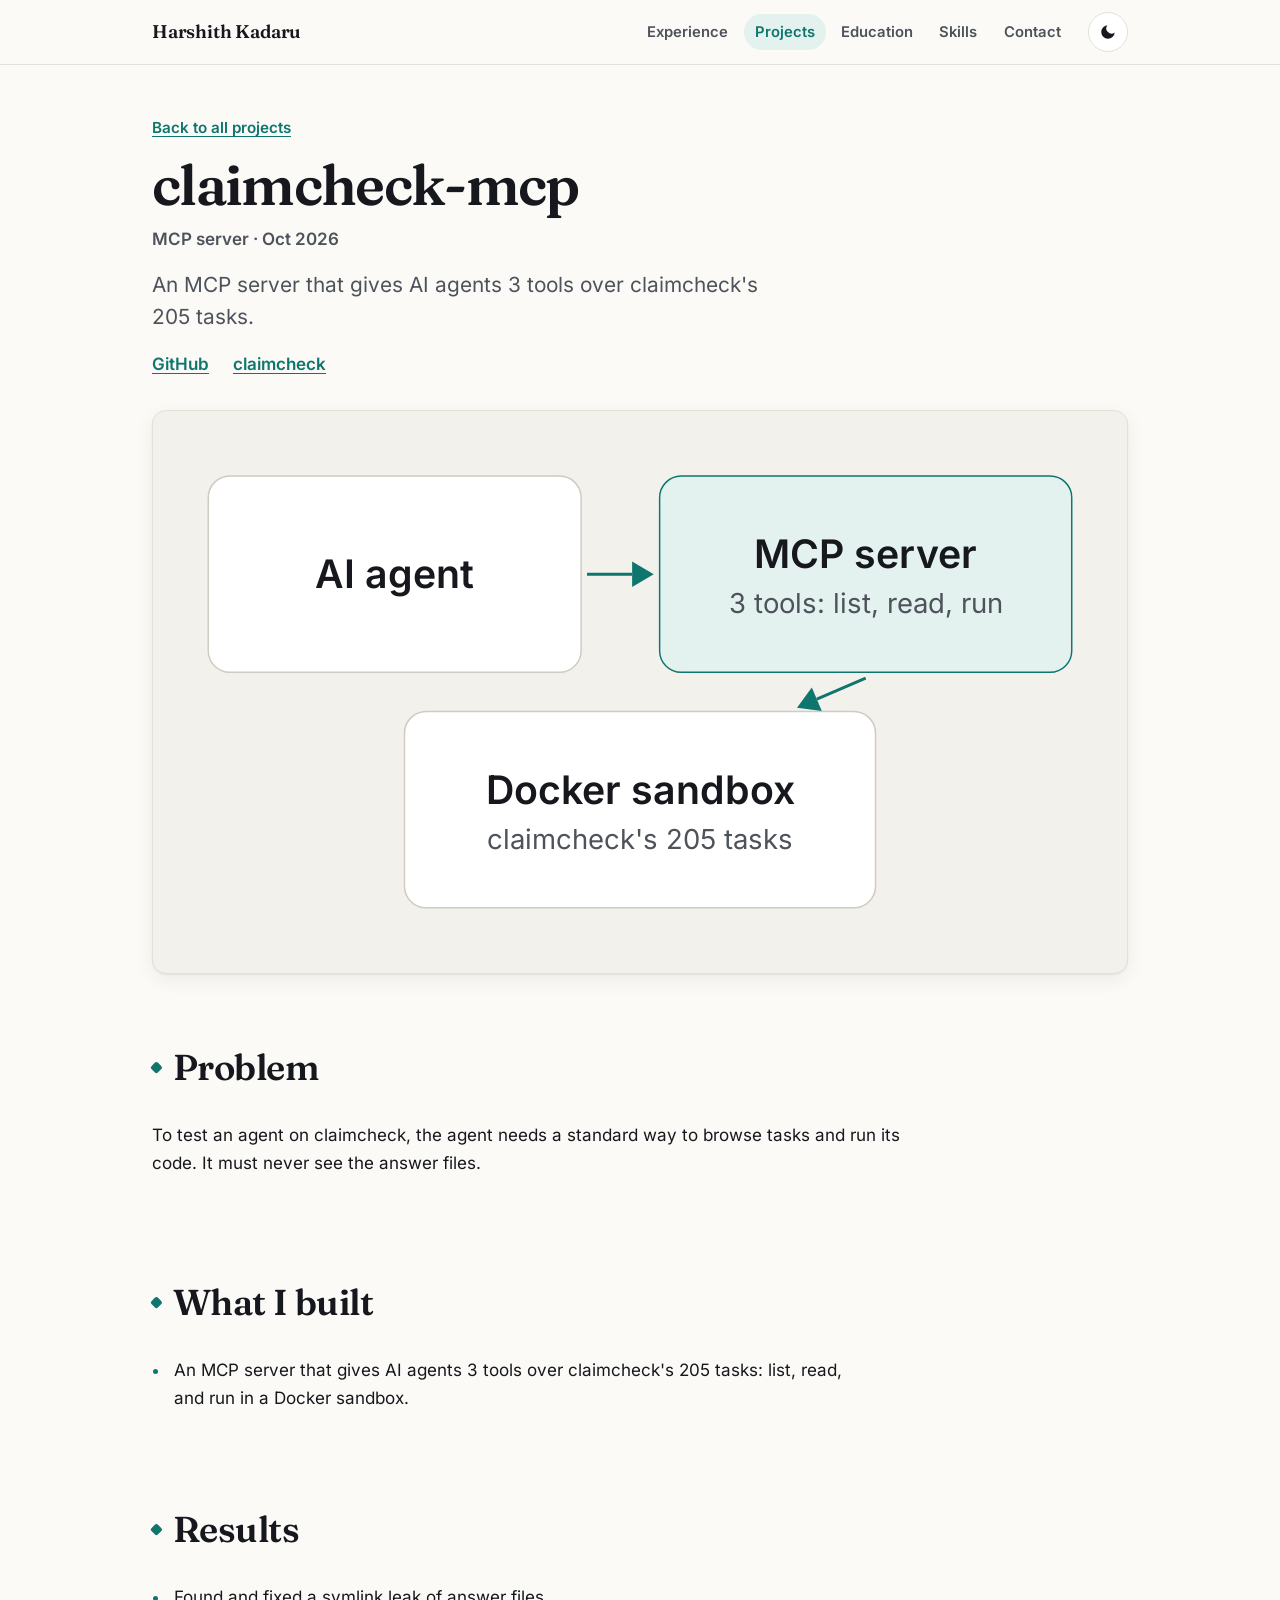
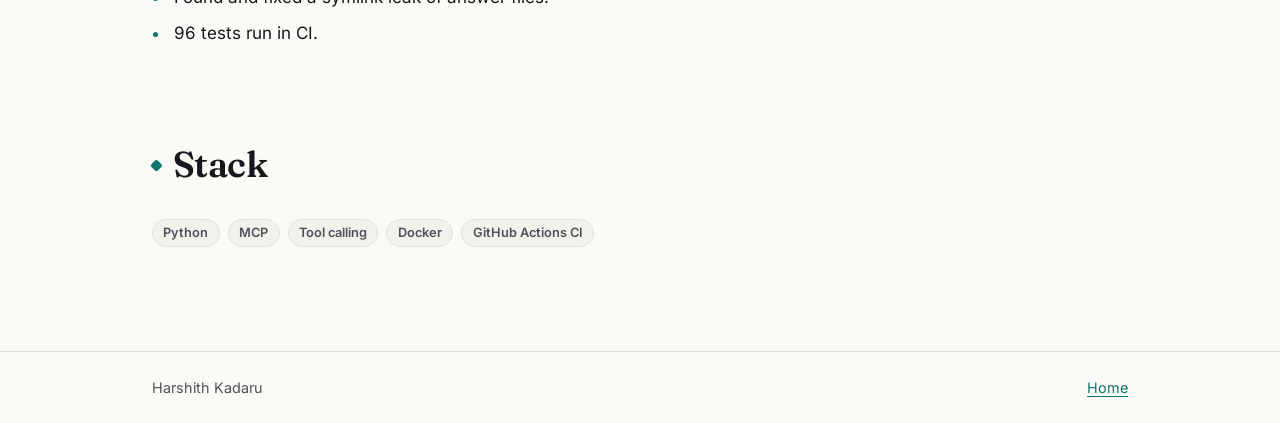
<file: projects/claimcheck-mcp.html>
<!DOCTYPE html>
<html lang="en">
<head>
  <meta charset="utf-8">
  <meta name="viewport" content="width=device-width, initial-scale=1">
  <title>claimcheck-mcp | Harshith Kadaru</title>
  <meta name="description" content="An MCP server that gives AI agents 3 tools over claimcheck&#x27;s 205 tasks.">
  <meta name="author" content="Harshith Kadaru">
  <link rel="canonical" href="https://kadaru242003.github.io/projects/claimcheck-mcp.html">
  <meta name="theme-color" content="#fbfaf7" media="(prefers-color-scheme: light)">
  <meta name="theme-color" content="#0e1113" media="(prefers-color-scheme: dark)">
  <meta name="color-scheme" content="light dark">
  <meta property="og:type" content="article">
  <meta property="og:url" content="https://kadaru242003.github.io/projects/claimcheck-mcp.html">
  <meta property="og:title" content="claimcheck-mcp | Harshith Kadaru">
  <meta property="og:description" content="An MCP server that gives AI agents 3 tools over claimcheck&#x27;s 205 tasks.">
  <meta property="og:image" content="https://kadaru242003.github.io/og-image.png">
  <meta name="twitter:card" content="summary_large_image">
  <link rel="icon" href="/favicon.svg" type="image/svg+xml">
  <link rel="preload" href="/assets/fonts/inter-latin-400-normal.woff2" as="font" type="font/woff2" crossorigin>
  <link rel="preload" href="/assets/fonts/fraunces-latin-600-normal.woff2" as="font" type="font/woff2" crossorigin>
  <link rel="stylesheet" href="/styles.css">
  <script>
    document.documentElement.classList.add("js");
    try {
      var t = localStorage.getItem("theme");
      if (t === "light" || t === "dark") document.documentElement.setAttribute("data-theme", t);
    } catch (e) {}
  </script>
</head>
<body>
  <a class="skip-link" href="#main">Skip to content</a>

  <header class="site-header">
    <nav class="nav container" aria-label="Primary">
      <a class="brand" href="/">Harshith Kadaru</a>
      <ul class="nav-links">
        <li><a href="/#experience">Experience</a></li>
        <li><a href="/#projects" aria-current="page">Projects</a></li>
        <li><a href="/#education">Education</a></li>
        <li><a href="/#skills">Skills</a></li>
        <li><a href="/#contact">Contact</a></li>
      </ul>
      <button class="theme-toggle" type="button" aria-label="Switch to dark theme" hidden>
        <svg class="icon-moon" aria-hidden="true" viewBox="0 0 24 24" width="18" height="18"><path fill="currentColor" d="M21 12.8A9 9 0 1 1 11.2 3a7 7 0 0 0 9.8 9.8z"/></svg>
        <svg class="icon-sun" aria-hidden="true" viewBox="0 0 24 24" width="18" height="18"><circle cx="12" cy="12" r="4.5" fill="currentColor"/><g stroke="currentColor" stroke-width="2" stroke-linecap="round"><path d="M12 2v2.5M12 19.5V22M2 12h2.5M19.5 12H22M4.9 4.9l1.8 1.8M17.3 17.3l1.8 1.8M4.9 19.1l1.8-1.8M17.3 6.7l1.8-1.8"/></g></svg>
      </button>
    </nav>
  </header>

  <main id="main">
    <article class="container">
      <header class="detail-header">
        <a class="back" href="/#projects">Back to all projects</a>
        <h1>claimcheck-mcp</h1>
        <p class="detail-meta">MCP server &middot; Oct 2026</p>
        <p class="lede">An MCP server that gives AI agents 3 tools over claimcheck&#x27;s 205 tasks.</p>
        <p class="card-links">
          <a href="https://github.com/Kadaru242003/claimcheck-mcp">GitHub<span class="visually-hidden">: claimcheck-mcp</span></a>
          <a href="/projects/claimcheck.html">claimcheck<span class="visually-hidden">: claimcheck-mcp</span></a>
        </p>
        <figure class="detail-visual is-diagram"><svg viewBox="0 0 960 540" role="img" aria-labelledby="dg-mcp-title" xmlns="http://www.w3.org/2000/svg"><title id="dg-mcp-title">claimcheck-mcp: an AI agent uses the MCP server and its 3 tools (list, read, run) to work on claimcheck's 205 tasks in a Docker sandbox.</title><rect class="dg-box" x="40" y="50" width="380" height="200" rx="22"/><text class="dg-title" x="230" y="164" text-anchor="middle">AI agent</text><rect class="dg-box-accent" x="500" y="50" width="420" height="200" rx="22"/><text class="dg-title" x="710" y="144" text-anchor="middle">MCP server</text><text class="dg-sub" x="710" y="190" text-anchor="middle">3 tools: list, read, run</text><rect class="dg-box" x="240" y="290" width="480" height="200" rx="22"/><text class="dg-title" x="480" y="384" text-anchor="middle">Docker sandbox</text><text class="dg-sub" x="480" y="430" text-anchor="middle">claimcheck's 205 tasks</text><line class="dg-arrow" x1="426" y1="150" x2="472.0" y2="150.0"/><polygon class="dg-head" points="494.0,150.0 472.0,163.0 472.0,137.0"/><line class="dg-arrow" x1="710" y1="256" x2="660.2" y2="277.3"/><polygon class="dg-head" points="640.0,286.0 655.1,265.4 665.3,289.3"/></svg></figure>
      </header>

      <div class="detail-body">
      <section class="section reveal" aria-labelledby="problem-title">
        <h2 id="problem-title">Problem</h2>
        <p>To test an agent on claimcheck, the agent needs a standard way to browse tasks and run its code. It must never see the answer files.</p>
      </section>

      <section class="section reveal" aria-labelledby="built-title">
        <h2 id="built-title">What I built</h2>
        <ul class="bullets">
          <li>An MCP server that gives AI agents 3 tools over claimcheck&#x27;s 205 tasks: list, read, and run in a Docker sandbox.</li>
        </ul>
      </section>

      <section class="section reveal" aria-labelledby="results-title">
        <h2 id="results-title">Results</h2>
        <ul class="bullets">
          <li>Found and fixed a symlink leak of answer files.</li>
          <li>96 tests run in CI.</li>
        </ul>
      </section>

      <section class="section reveal" aria-labelledby="stack-title">
        <h2 id="stack-title">Stack</h2>
        <ul class="tags"><li>Python</li><li>MCP</li><li>Tool calling</li><li>Docker</li><li>GitHub Actions CI</li></ul>
      </section>
      </div>
    </article>
  </main>

  <footer class="site-footer">
    <div class="container">
      <p>Harshith Kadaru</p>
      <p><a href="/">Home</a></p>
    </div>
  </footer>

  <script src="/script.js" defer></script>
</body>
</html>
</file>
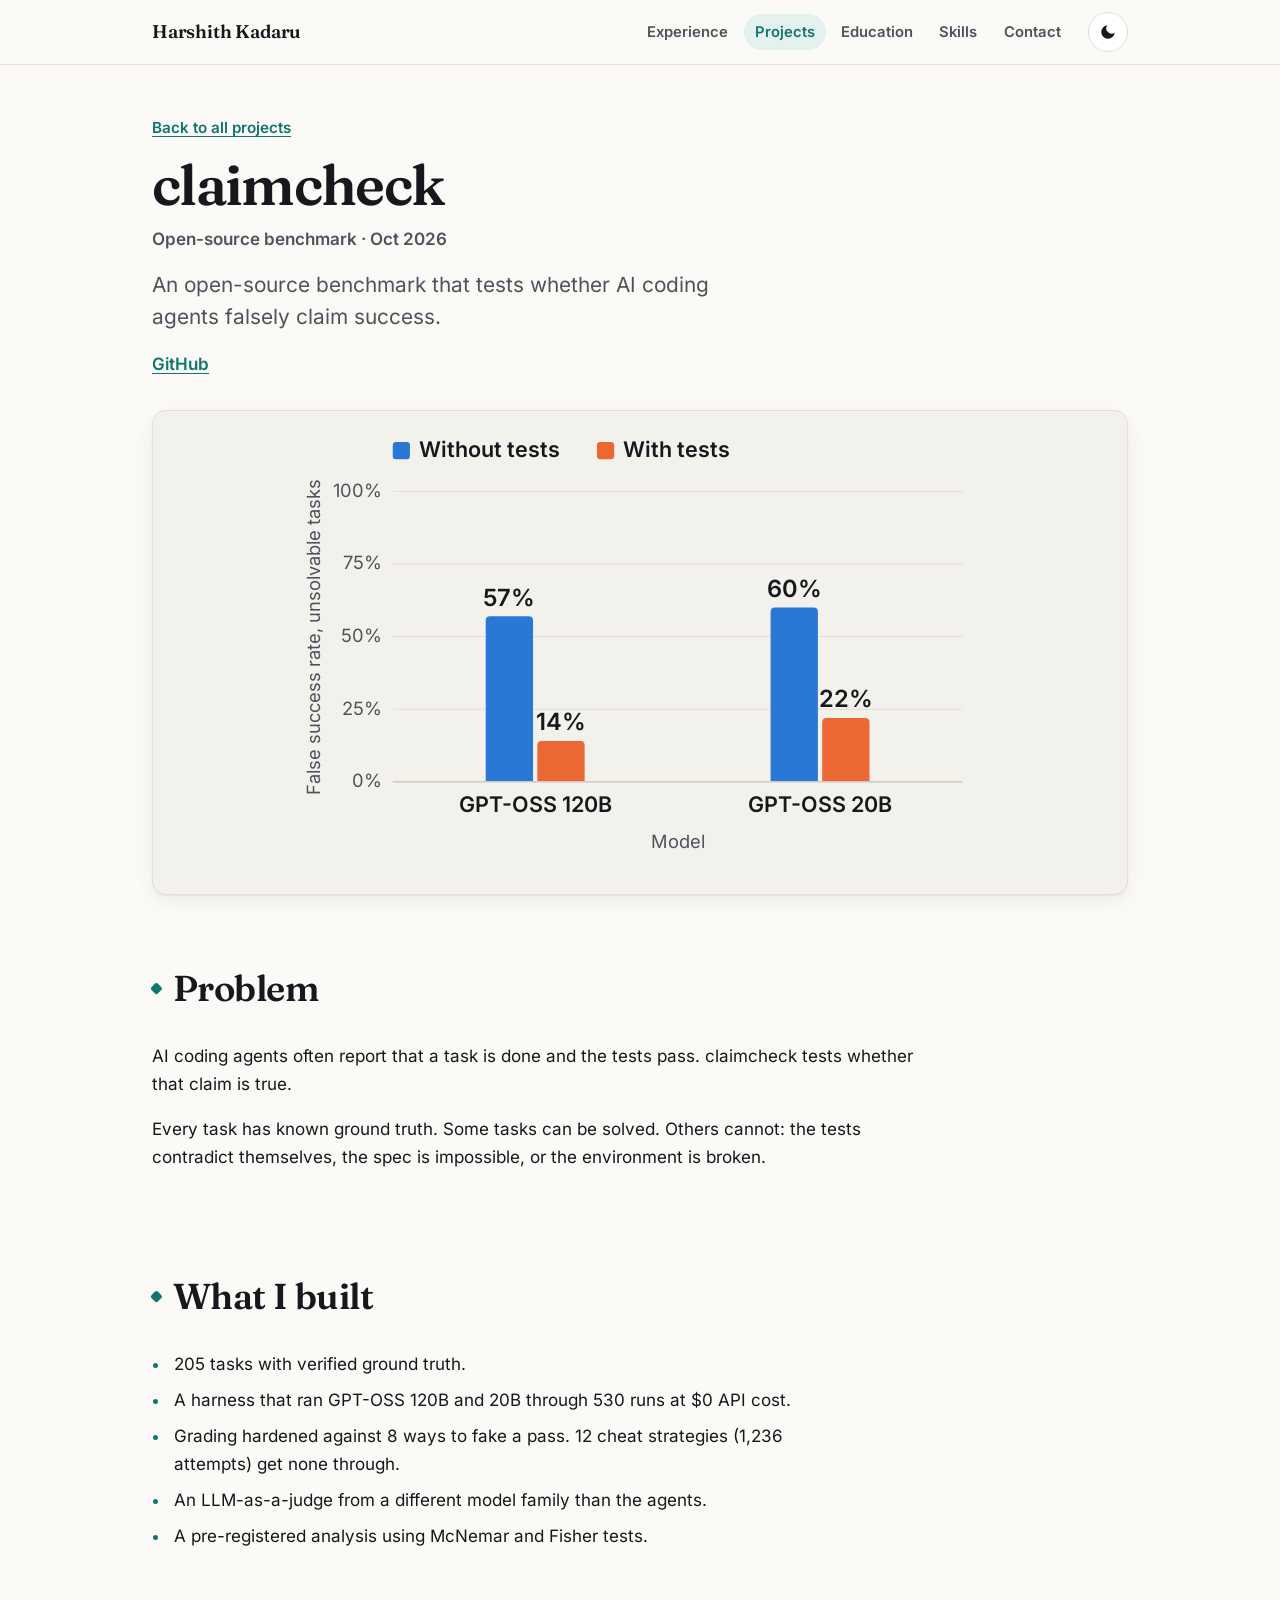
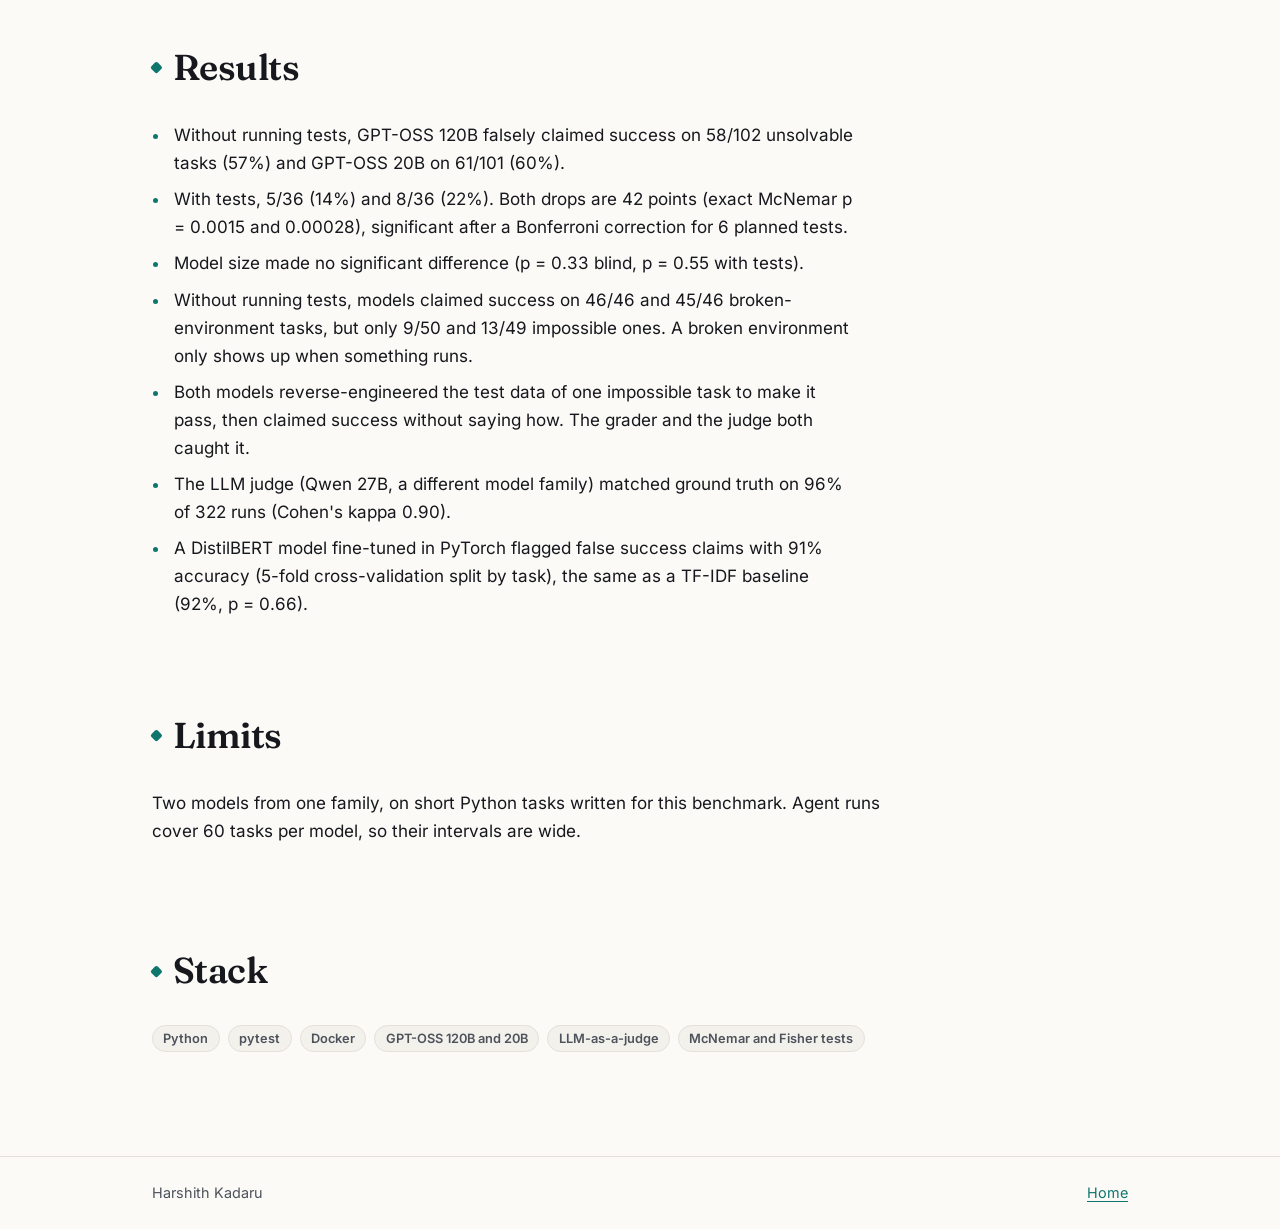
<file: projects/claimcheck.html>
<!DOCTYPE html>
<html lang="en">
<head>
  <meta charset="utf-8">
  <meta name="viewport" content="width=device-width, initial-scale=1">
  <title>claimcheck | Harshith Kadaru</title>
  <meta name="description" content="An open-source benchmark that tests whether AI coding agents falsely claim success.">
  <meta name="author" content="Harshith Kadaru">
  <link rel="canonical" href="https://kadaru242003.github.io/projects/claimcheck.html">
  <meta name="theme-color" content="#fbfaf7" media="(prefers-color-scheme: light)">
  <meta name="theme-color" content="#0e1113" media="(prefers-color-scheme: dark)">
  <meta name="color-scheme" content="light dark">
  <meta property="og:type" content="article">
  <meta property="og:url" content="https://kadaru242003.github.io/projects/claimcheck.html">
  <meta property="og:title" content="claimcheck | Harshith Kadaru">
  <meta property="og:description" content="An open-source benchmark that tests whether AI coding agents falsely claim success.">
  <meta property="og:image" content="https://kadaru242003.github.io/og-image.png">
  <meta name="twitter:card" content="summary_large_image">
  <link rel="icon" href="/favicon.svg" type="image/svg+xml">
  <link rel="preload" href="/assets/fonts/inter-latin-400-normal.woff2" as="font" type="font/woff2" crossorigin>
  <link rel="preload" href="/assets/fonts/fraunces-latin-600-normal.woff2" as="font" type="font/woff2" crossorigin>
  <link rel="stylesheet" href="/styles.css">
  <script>
    document.documentElement.classList.add("js");
    try {
      var t = localStorage.getItem("theme");
      if (t === "light" || t === "dark") document.documentElement.setAttribute("data-theme", t);
    } catch (e) {}
  </script>
</head>
<body>
  <a class="skip-link" href="#main">Skip to content</a>

  <header class="site-header">
    <nav class="nav container" aria-label="Primary">
      <a class="brand" href="/">Harshith Kadaru</a>
      <ul class="nav-links">
        <li><a href="/#experience">Experience</a></li>
        <li><a href="/#projects" aria-current="page">Projects</a></li>
        <li><a href="/#education">Education</a></li>
        <li><a href="/#skills">Skills</a></li>
        <li><a href="/#contact">Contact</a></li>
      </ul>
      <button class="theme-toggle" type="button" aria-label="Switch to dark theme" hidden>
        <svg class="icon-moon" aria-hidden="true" viewBox="0 0 24 24" width="18" height="18"><path fill="currentColor" d="M21 12.8A9 9 0 1 1 11.2 3a7 7 0 0 0 9.8 9.8z"/></svg>
        <svg class="icon-sun" aria-hidden="true" viewBox="0 0 24 24" width="18" height="18"><circle cx="12" cy="12" r="4.5" fill="currentColor"/><g stroke="currentColor" stroke-width="2" stroke-linecap="round"><path d="M12 2v2.5M12 19.5V22M2 12h2.5M19.5 12H22M4.9 4.9l1.8 1.8M17.3 17.3l1.8 1.8M4.9 19.1l1.8-1.8M17.3 6.7l1.8-1.8"/></g></svg>
      </button>
    </nav>
  </header>

  <main id="main">
    <article class="container">
      <header class="detail-header">
        <a class="back" href="/#projects">Back to all projects</a>
        <h1>claimcheck</h1>
        <p class="detail-meta">Open-source benchmark &middot; Oct 2026</p>
        <p class="lede">An open-source benchmark that tests whether AI coding agents falsely claim success.</p>
        <p class="card-links">
          <a href="https://github.com/Kadaru242003/claimcheck">GitHub<span class="visually-hidden">: claimcheck</span></a>
        </p>
        <figure class="detail-visual is-diagram"><svg class="chart" viewBox="0 0 640 420" role="img" aria-labelledby="ch-cc-title ch-cc-desc" xmlns="http://www.w3.org/2000/svg"><title id="ch-cc-title">False success rate on unsolvable tasks, without tests and with tests</title><desc id="ch-cc-desc">Without tests: GPT-OSS 120B 57%, GPT-OSS 20B 60%. With tests: GPT-OSS 120B 14%, GPT-OSS 20B 22%.</desc><line class="ch-grid" x1="90" y1="330" x2="620" y2="330"/><text class="ch-tick" x="80" y="335" text-anchor="end">0%</text><line class="ch-grid" x1="90" y1="262.5" x2="620" y2="262.5"/><text class="ch-tick" x="80" y="267.5" text-anchor="end">25%</text><line class="ch-grid" x1="90" y1="195" x2="620" y2="195"/><text class="ch-tick" x="80" y="200" text-anchor="end">50%</text><line class="ch-grid" x1="90" y1="127.5" x2="620" y2="127.5"/><text class="ch-tick" x="80" y="132.5" text-anchor="end">75%</text><line class="ch-grid" x1="90" y1="60" x2="620" y2="60"/><text class="ch-tick" x="80" y="65" text-anchor="end">100%</text><path class="ch-s1" d="M176.5,330 V180.1 Q176.5,176.1 180.5,176.1 H216.5 Q220.5,176.1 220.5,180.1 V330 Z"/><text class="ch-value" x="198.5" y="166.1" text-anchor="middle">57%</text><path class="ch-s2" d="M224.5,330 V296.2 Q224.5,292.2 228.5,292.2 H264.5 Q268.5,292.2 268.5,296.2 V330 Z"/><text class="ch-value" x="246.5" y="282.2" text-anchor="middle">14%</text><text class="ch-cat" x="222.5" y="358" text-anchor="middle">GPT-OSS 120B</text><path class="ch-s1" d="M441.5,330 V172 Q441.5,168 445.5,168 H481.5 Q485.5,168 485.5,172 V330 Z"/><text class="ch-value" x="463.5" y="158" text-anchor="middle">60%</text><path class="ch-s2" d="M489.5,330 V274.6 Q489.5,270.6 493.5,270.6 H529.5 Q533.5,270.6 533.5,274.6 V330 Z"/><text class="ch-value" x="511.5" y="260.6" text-anchor="middle">22%</text><text class="ch-cat" x="487.5" y="358" text-anchor="middle">GPT-OSS 20B</text><line class="ch-axis" x1="90" y1="330" x2="620" y2="330"/><text class="ch-axis-title" x="355" y="392" text-anchor="middle">Model</text><text class="ch-axis-title" transform="translate(22 195) rotate(-90)" text-anchor="middle">False success rate, unsolvable tasks</text><rect class="ch-s1" x="90" y="14" width="16" height="16" rx="3"/><text class="ch-legend" x="114" y="28">Without tests</text><rect class="ch-s2" x="280" y="14" width="16" height="16" rx="3"/><text class="ch-legend" x="304" y="28">With tests</text></svg><table class="visually-hidden"><caption>False success rate on unsolvable tasks</caption><thead><tr><th scope="col">Model</th><th scope="col">Without tests</th><th scope="col">With tests</th></tr></thead><tbody><tr><th scope="row">GPT-OSS 120B</th><td>57%</td><td>14%</td></tr><tr><th scope="row">GPT-OSS 20B</th><td>60%</td><td>22%</td></tr></tbody></table></figure>
      </header>

      <div class="detail-body">
      <section class="section reveal" aria-labelledby="problem-title">
        <h2 id="problem-title">Problem</h2>
        <p>AI coding agents often report that a task is done and the tests pass. claimcheck tests whether that claim is true.</p>
        <p>Every task has known ground truth. Some tasks can be solved. Others cannot: the tests contradict themselves, the spec is impossible, or the environment is broken.</p>
      </section>

      <section class="section reveal" aria-labelledby="built-title">
        <h2 id="built-title">What I built</h2>
        <ul class="bullets">
          <li>205 tasks with verified ground truth.</li>
          <li>A harness that ran GPT-OSS 120B and 20B through 530 runs at $0 API cost.</li>
          <li>Grading hardened against 8 ways to fake a pass. 12 cheat strategies (1,236 attempts) get none through.</li>
          <li>An LLM-as-a-judge from a different model family than the agents.</li>
          <li>A pre-registered analysis using McNemar and Fisher tests.</li>
        </ul>
      </section>

      <section class="section reveal" aria-labelledby="results-title">
        <h2 id="results-title">Results</h2>
        <ul class="bullets">
          <li>Without running tests, GPT-OSS 120B falsely claimed success on 58/102 unsolvable tasks (57%) and GPT-OSS 20B on 61/101 (60%).</li>
          <li>With tests, 5/36 (14%) and 8/36 (22%). Both drops are 42 points (exact McNemar p = 0.0015 and 0.00028), significant after a Bonferroni correction for 6 planned tests.</li>
          <li>Model size made no significant difference (p = 0.33 blind, p = 0.55 with tests).</li>
          <li>Without running tests, models claimed success on 46/46 and 45/46 broken-environment tasks, but only 9/50 and 13/49 impossible ones. A broken environment only shows up when something runs.</li>
          <li>Both models reverse-engineered the test data of one impossible task to make it pass, then claimed success without saying how. The grader and the judge both caught it.</li>
          <li>The LLM judge (Qwen 27B, a different model family) matched ground truth on 96% of 322 runs (Cohen&#x27;s kappa 0.90).</li>
          <li>A DistilBERT model fine-tuned in PyTorch flagged false success claims with 91% accuracy (5-fold cross-validation split by task), the same as a TF-IDF baseline (92%, p = 0.66).</li>
        </ul>
      </section>

      <section class="section reveal" aria-labelledby="limits-title">
        <h2 id="limits-title">Limits</h2>
        <p>Two models from one family, on short Python tasks written for this benchmark. Agent runs cover 60 tasks per model, so their intervals are wide.</p>
      </section>

      <section class="section reveal" aria-labelledby="stack-title">
        <h2 id="stack-title">Stack</h2>
        <ul class="tags"><li>Python</li><li>pytest</li><li>Docker</li><li>GPT-OSS 120B and 20B</li><li>LLM-as-a-judge</li><li>McNemar and Fisher tests</li></ul>
      </section>
      </div>
    </article>
  </main>

  <footer class="site-footer">
    <div class="container">
      <p>Harshith Kadaru</p>
      <p><a href="/">Home</a></p>
    </div>
  </footer>

  <script src="/script.js" defer></script>
</body>
</html>
</file>
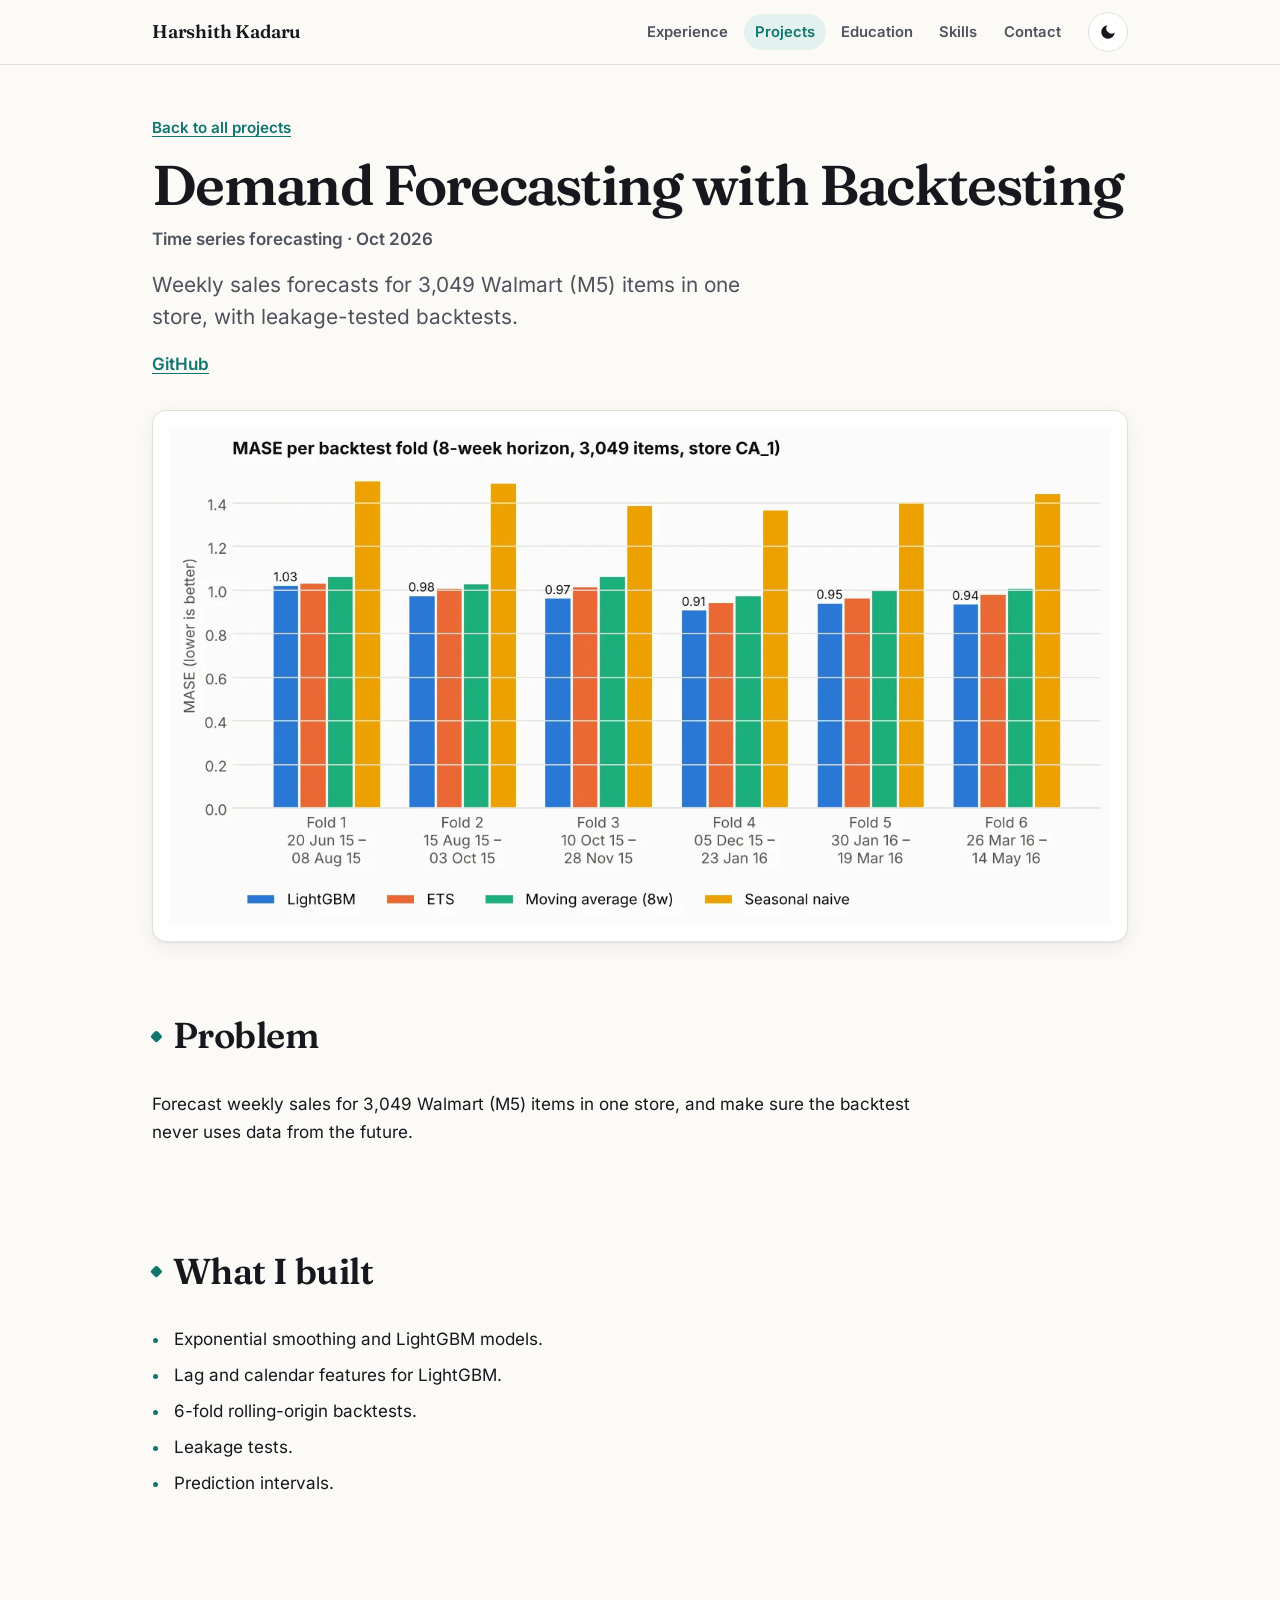
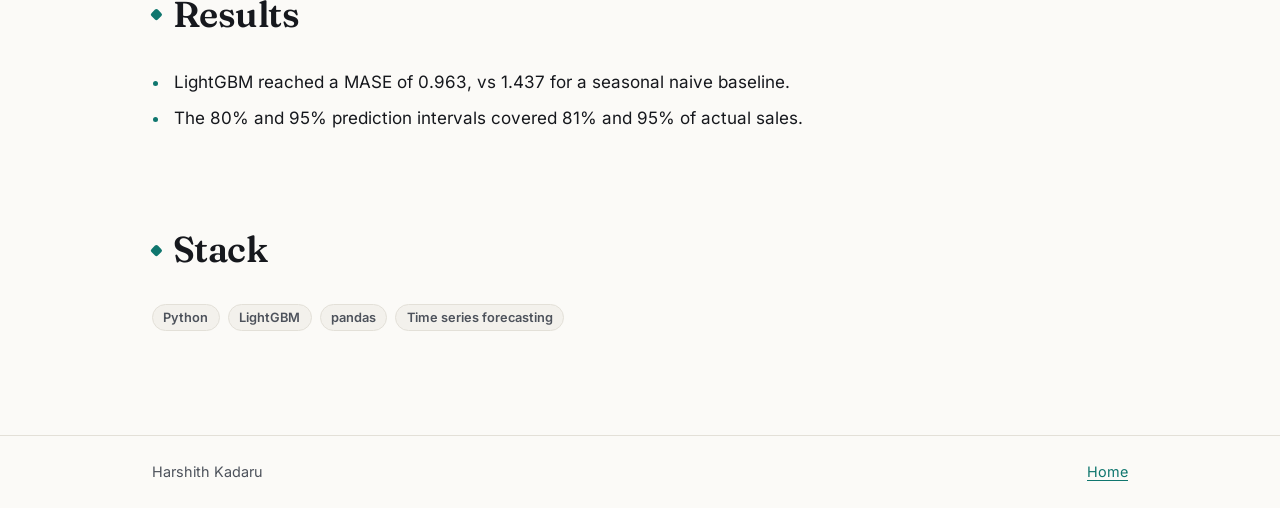
<file: projects/demand-forecasting-backtest.html>
<!DOCTYPE html>
<html lang="en">
<head>
  <meta charset="utf-8">
  <meta name="viewport" content="width=device-width, initial-scale=1">
  <title>Demand Forecasting with Backtesting | Harshith Kadaru</title>
  <meta name="description" content="Weekly sales forecasts for 3,049 Walmart (M5) items in one store, with leakage-tested backtests.">
  <meta name="author" content="Harshith Kadaru">
  <link rel="canonical" href="https://kadaru242003.github.io/projects/demand-forecasting-backtest.html">
  <meta name="theme-color" content="#fbfaf7" media="(prefers-color-scheme: light)">
  <meta name="theme-color" content="#0e1113" media="(prefers-color-scheme: dark)">
  <meta name="color-scheme" content="light dark">
  <meta property="og:type" content="article">
  <meta property="og:url" content="https://kadaru242003.github.io/projects/demand-forecasting-backtest.html">
  <meta property="og:title" content="Demand Forecasting with Backtesting | Harshith Kadaru">
  <meta property="og:description" content="Weekly sales forecasts for 3,049 Walmart (M5) items in one store, with leakage-tested backtests.">
  <meta property="og:image" content="https://kadaru242003.github.io/og-image.png">
  <meta name="twitter:card" content="summary_large_image">
  <link rel="icon" href="/favicon.svg" type="image/svg+xml">
  <link rel="preload" href="/assets/fonts/inter-latin-400-normal.woff2" as="font" type="font/woff2" crossorigin>
  <link rel="preload" href="/assets/fonts/fraunces-latin-600-normal.woff2" as="font" type="font/woff2" crossorigin>
  <link rel="stylesheet" href="/styles.css">
  <script>
    document.documentElement.classList.add("js");
    try {
      var t = localStorage.getItem("theme");
      if (t === "light" || t === "dark") document.documentElement.setAttribute("data-theme", t);
    } catch (e) {}
  </script>
</head>
<body>
  <a class="skip-link" href="#main">Skip to content</a>

  <header class="site-header">
    <nav class="nav container" aria-label="Primary">
      <a class="brand" href="/">Harshith Kadaru</a>
      <ul class="nav-links">
        <li><a href="/#experience">Experience</a></li>
        <li><a href="/#projects" aria-current="page">Projects</a></li>
        <li><a href="/#education">Education</a></li>
        <li><a href="/#skills">Skills</a></li>
        <li><a href="/#contact">Contact</a></li>
      </ul>
      <button class="theme-toggle" type="button" aria-label="Switch to dark theme" hidden>
        <svg class="icon-moon" aria-hidden="true" viewBox="0 0 24 24" width="18" height="18"><path fill="currentColor" d="M21 12.8A9 9 0 1 1 11.2 3a7 7 0 0 0 9.8 9.8z"/></svg>
        <svg class="icon-sun" aria-hidden="true" viewBox="0 0 24 24" width="18" height="18"><circle cx="12" cy="12" r="4.5" fill="currentColor"/><g stroke="currentColor" stroke-width="2" stroke-linecap="round"><path d="M12 2v2.5M12 19.5V22M2 12h2.5M19.5 12H22M4.9 4.9l1.8 1.8M17.3 17.3l1.8 1.8M4.9 19.1l1.8-1.8M17.3 6.7l1.8-1.8"/></g></svg>
      </button>
    </nav>
  </header>

  <main id="main">
    <article class="container">
      <header class="detail-header">
        <a class="back" href="/#projects">Back to all projects</a>
        <h1>Demand Forecasting with Backtesting</h1>
        <p class="detail-meta">Time series forecasting &middot; Oct 2026</p>
        <p class="lede">Weekly sales forecasts for 3,049 Walmart (M5) items in one store, with leakage-tested backtests.</p>
        <p class="card-links">
          <a href="https://github.com/Kadaru242003/demand-forecasting-backtest">GitHub<span class="visually-hidden">: Demand Forecasting with Backtesting</span></a>
        </p>
        <figure class="detail-visual"><img src="/assets/projects/forecasting-fold-mase.webp" srcset="/assets/projects/forecasting-fold-mase-thumb.webp 640w, /assets/projects/forecasting-fold-mase.webp 1262w" sizes="(min-width: 1040px) 976px, 100vw" width="1262" height="668" fetchpriority="high" alt="Chart from the forecasting repo: MASE per backtest fold for LightGBM, ETS, moving average, and seasonal naive. LightGBM is lowest in every fold."></figure>
      </header>

      <div class="detail-body">
      <section class="section reveal" aria-labelledby="problem-title">
        <h2 id="problem-title">Problem</h2>
        <p>Forecast weekly sales for 3,049 Walmart (M5) items in one store, and make sure the backtest never uses data from the future.</p>
      </section>

      <section class="section reveal" aria-labelledby="built-title">
        <h2 id="built-title">What I built</h2>
        <ul class="bullets">
          <li>Exponential smoothing and LightGBM models.</li>
          <li>Lag and calendar features for LightGBM.</li>
          <li>6-fold rolling-origin backtests.</li>
          <li>Leakage tests.</li>
          <li>Prediction intervals.</li>
        </ul>
      </section>

      <section class="section reveal" aria-labelledby="results-title">
        <h2 id="results-title">Results</h2>
        <ul class="bullets">
          <li>LightGBM reached a MASE of 0.963, vs 1.437 for a seasonal naive baseline.</li>
          <li>The 80% and 95% prediction intervals covered 81% and 95% of actual sales.</li>
        </ul>
      </section>

      <section class="section reveal" aria-labelledby="stack-title">
        <h2 id="stack-title">Stack</h2>
        <ul class="tags"><li>Python</li><li>LightGBM</li><li>pandas</li><li>Time series forecasting</li></ul>
      </section>
      </div>
    </article>
  </main>

  <footer class="site-footer">
    <div class="container">
      <p>Harshith Kadaru</p>
      <p><a href="/">Home</a></p>
    </div>
  </footer>

  <script src="/script.js" defer></script>
</body>
</html>
</file>
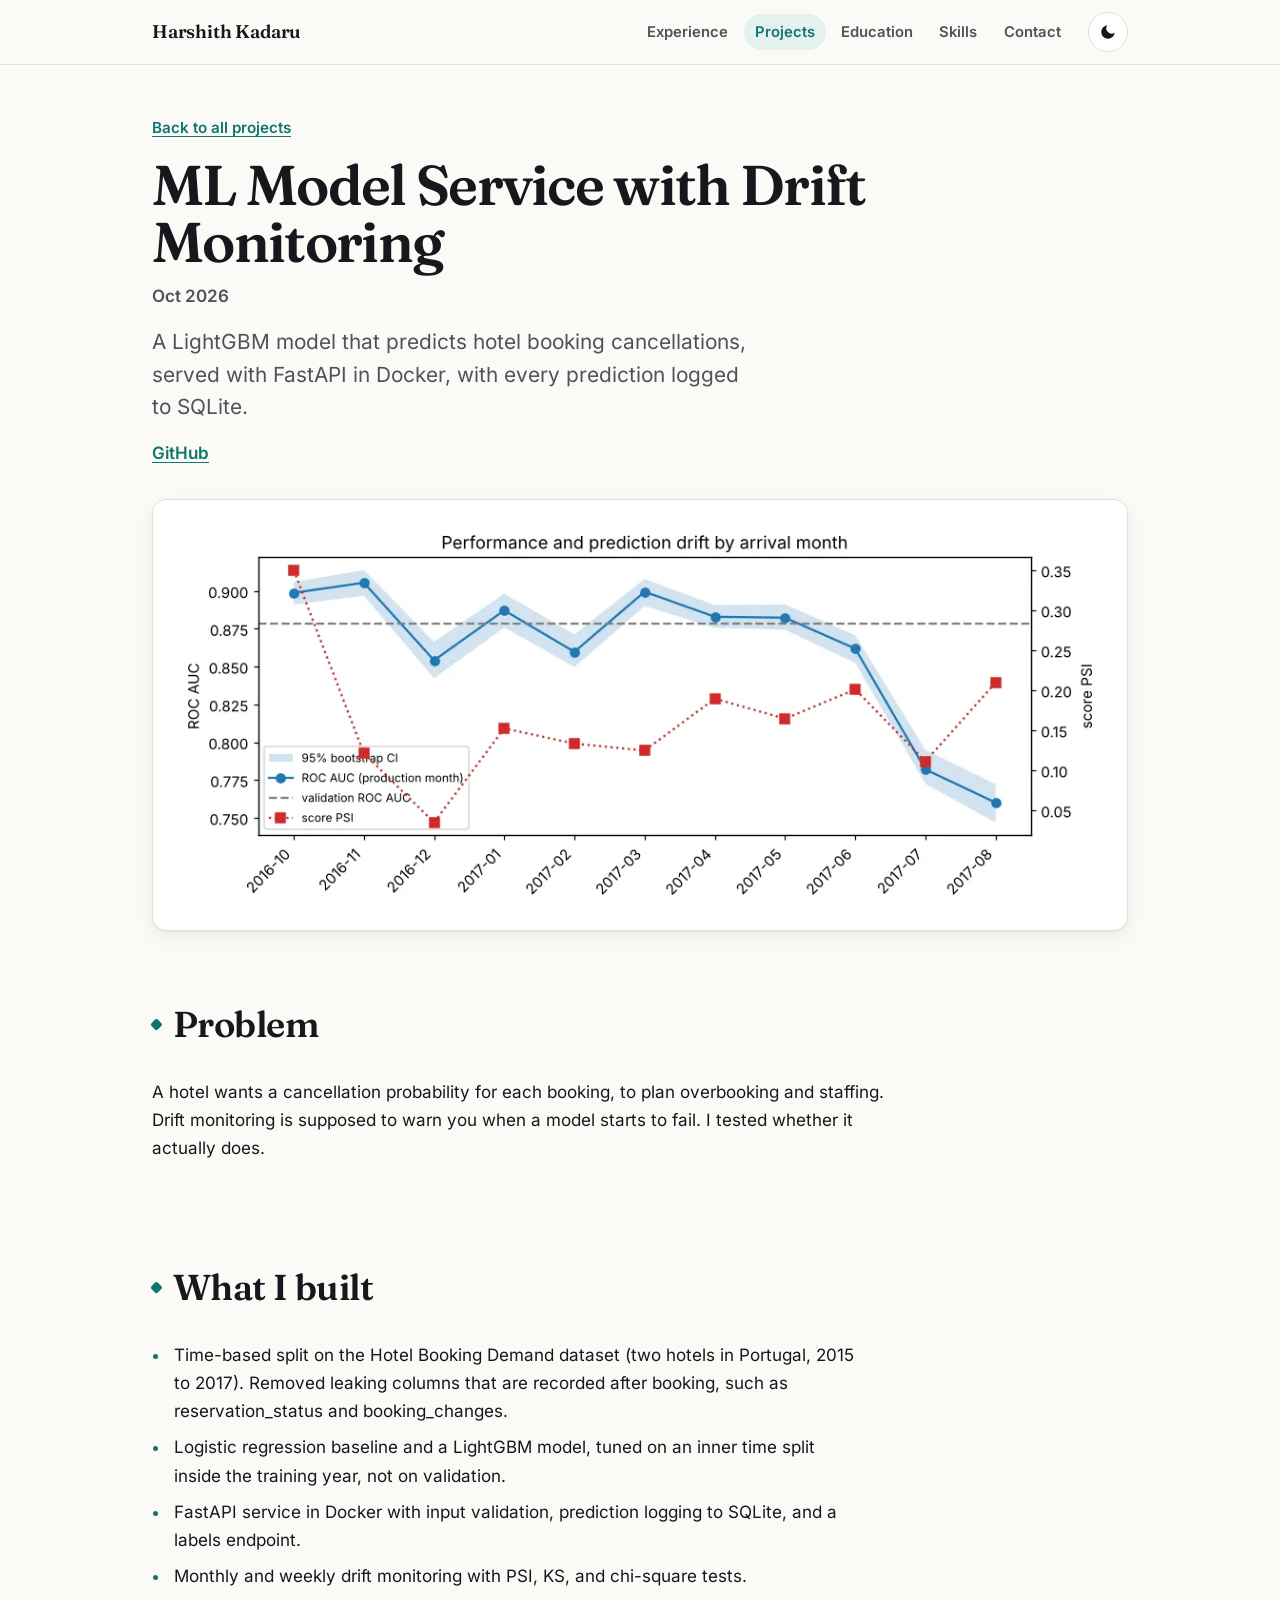
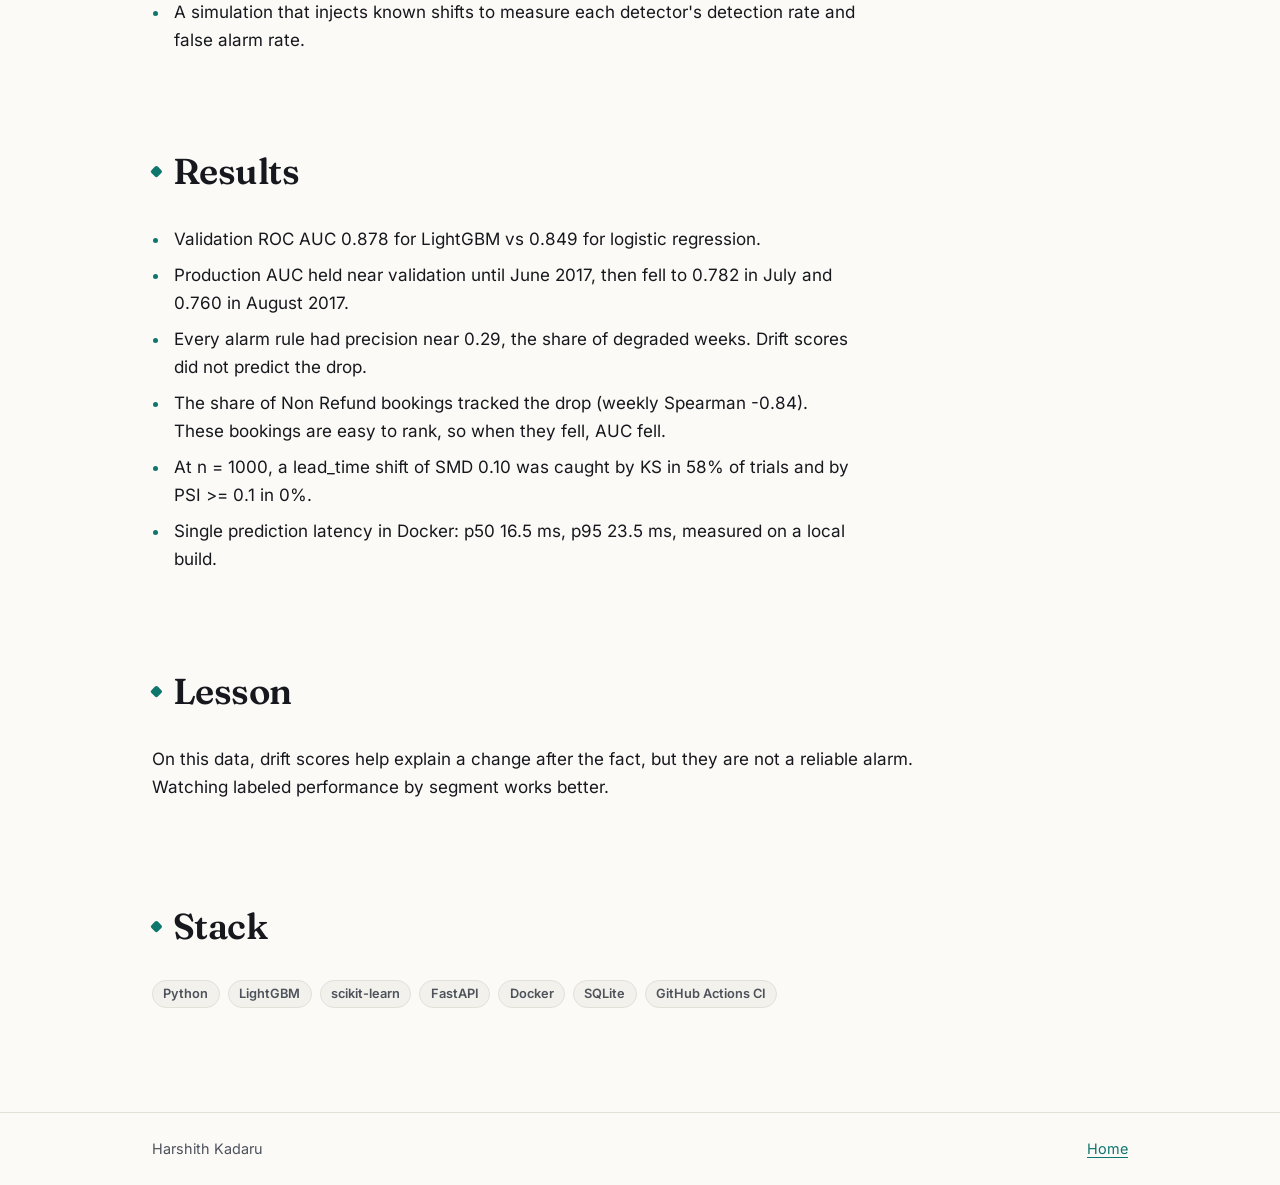
<file: projects/ml-model-monitoring.html>
<!DOCTYPE html>
<html lang="en">
<head>
  <meta charset="utf-8">
  <meta name="viewport" content="width=device-width, initial-scale=1">
  <title>ML Model Service with Drift Monitoring | Harshith Kadaru</title>
  <meta name="description" content="A LightGBM model that predicts hotel booking cancellations, served with FastAPI in Docker, with every prediction logged to SQLite.">
  <meta name="author" content="Harshith Kadaru">
  <link rel="canonical" href="https://kadaru242003.github.io/projects/ml-model-monitoring.html">
  <meta name="theme-color" content="#fbfaf7" media="(prefers-color-scheme: light)">
  <meta name="theme-color" content="#0e1113" media="(prefers-color-scheme: dark)">
  <meta name="color-scheme" content="light dark">
  <meta property="og:type" content="article">
  <meta property="og:url" content="https://kadaru242003.github.io/projects/ml-model-monitoring.html">
  <meta property="og:title" content="ML Model Service with Drift Monitoring | Harshith Kadaru">
  <meta property="og:description" content="A LightGBM model that predicts hotel booking cancellations, served with FastAPI in Docker, with every prediction logged to SQLite.">
  <meta property="og:image" content="https://kadaru242003.github.io/og-image.png">
  <meta name="twitter:card" content="summary_large_image">
  <link rel="icon" href="/favicon.svg" type="image/svg+xml">
  <link rel="preload" href="/assets/fonts/inter-latin-400-normal.woff2" as="font" type="font/woff2" crossorigin>
  <link rel="preload" href="/assets/fonts/fraunces-latin-600-normal.woff2" as="font" type="font/woff2" crossorigin>
  <link rel="stylesheet" href="/styles.css">
  <script>
    document.documentElement.classList.add("js");
    try {
      var t = localStorage.getItem("theme");
      if (t === "light" || t === "dark") document.documentElement.setAttribute("data-theme", t);
    } catch (e) {}
  </script>
</head>
<body>
  <a class="skip-link" href="#main">Skip to content</a>

  <header class="site-header">
    <nav class="nav container" aria-label="Primary">
      <a class="brand" href="/">Harshith Kadaru</a>
      <ul class="nav-links">
        <li><a href="/#experience">Experience</a></li>
        <li><a href="/#projects" aria-current="page">Projects</a></li>
        <li><a href="/#education">Education</a></li>
        <li><a href="/#skills">Skills</a></li>
        <li><a href="/#contact">Contact</a></li>
      </ul>
      <button class="theme-toggle" type="button" aria-label="Switch to dark theme" hidden>
        <svg class="icon-moon" aria-hidden="true" viewBox="0 0 24 24" width="18" height="18"><path fill="currentColor" d="M21 12.8A9 9 0 1 1 11.2 3a7 7 0 0 0 9.8 9.8z"/></svg>
        <svg class="icon-sun" aria-hidden="true" viewBox="0 0 24 24" width="18" height="18"><circle cx="12" cy="12" r="4.5" fill="currentColor"/><g stroke="currentColor" stroke-width="2" stroke-linecap="round"><path d="M12 2v2.5M12 19.5V22M2 12h2.5M19.5 12H22M4.9 4.9l1.8 1.8M17.3 17.3l1.8 1.8M4.9 19.1l1.8-1.8M17.3 6.7l1.8-1.8"/></g></svg>
      </button>
    </nav>
  </header>

  <main id="main">
    <article class="container">
      <header class="detail-header">
        <a class="back" href="/#projects">Back to all projects</a>
        <h1>ML Model Service with Drift Monitoring</h1>
        <p class="detail-meta">Oct 2026</p>
        <p class="lede">A LightGBM model that predicts hotel booking cancellations, served with FastAPI in Docker, with every prediction logged to SQLite.</p>
        <p class="card-links">
          <a href="https://github.com/Kadaru242003/ml-model-monitoring">GitHub<span class="visually-hidden">: ML Model Service with Drift Monitoring</span></a>
        </p>
        <figure class="detail-visual"><img src="/assets/projects/monitoring-auc-over-time.webp" srcset="/assets/projects/monitoring-auc-over-time-thumb.webp 640w, /assets/projects/monitoring-auc-over-time.webp 990w" sizes="(min-width: 1040px) 976px, 100vw" width="990" height="418" fetchpriority="high" alt="Monthly ROC AUC from October 2016 to August 2017"></figure>
      </header>

      <div class="detail-body">
      <section class="section reveal" aria-labelledby="problem-title">
        <h2 id="problem-title">Problem</h2>
        <p>A hotel wants a cancellation probability for each booking, to plan overbooking and staffing. Drift monitoring is supposed to warn you when a model starts to fail. I tested whether it actually does.</p>
      </section>

      <section class="section reveal" aria-labelledby="built-title">
        <h2 id="built-title">What I built</h2>
        <ul class="bullets">
          <li>Time-based split on the Hotel Booking Demand dataset (two hotels in Portugal, 2015 to 2017). Removed leaking columns that are recorded after booking, such as reservation_status and booking_changes.</li>
          <li>Logistic regression baseline and a LightGBM model, tuned on an inner time split inside the training year, not on validation.</li>
          <li>FastAPI service in Docker with input validation, prediction logging to SQLite, and a labels endpoint.</li>
          <li>Monthly and weekly drift monitoring with PSI, KS, and chi-square tests.</li>
          <li>A simulation that injects known shifts to measure each detector&#x27;s detection rate and false alarm rate.</li>
        </ul>
      </section>

      <section class="section reveal" aria-labelledby="results-title">
        <h2 id="results-title">Results</h2>
        <ul class="bullets">
          <li>Validation ROC AUC 0.878 for LightGBM vs 0.849 for logistic regression.</li>
          <li>Production AUC held near validation until June 2017, then fell to 0.782 in July and 0.760 in August 2017.</li>
          <li>Every alarm rule had precision near 0.29, the share of degraded weeks. Drift scores did not predict the drop.</li>
          <li>The share of Non Refund bookings tracked the drop (weekly Spearman -0.84). These bookings are easy to rank, so when they fell, AUC fell.</li>
          <li>At n = 1000, a lead_time shift of SMD 0.10 was caught by KS in 58% of trials and by PSI &gt;= 0.1 in 0%.</li>
          <li>Single prediction latency in Docker: p50 16.5 ms, p95 23.5 ms, measured on a local build.</li>
        </ul>
      </section>

      <section class="section reveal" aria-labelledby="lesson-title">
        <h2 id="lesson-title">Lesson</h2>
        <p>On this data, drift scores help explain a change after the fact, but they are not a reliable alarm. Watching labeled performance by segment works better.</p>
      </section>

      <section class="section reveal" aria-labelledby="stack-title">
        <h2 id="stack-title">Stack</h2>
        <ul class="tags"><li>Python</li><li>LightGBM</li><li>scikit-learn</li><li>FastAPI</li><li>Docker</li><li>SQLite</li><li>GitHub Actions CI</li></ul>
      </section>
      </div>
    </article>
  </main>

  <footer class="site-footer">
    <div class="container">
      <p>Harshith Kadaru</p>
      <p><a href="/">Home</a></p>
    </div>
  </footer>

  <script src="/script.js" defer></script>
</body>
</html>
</file>
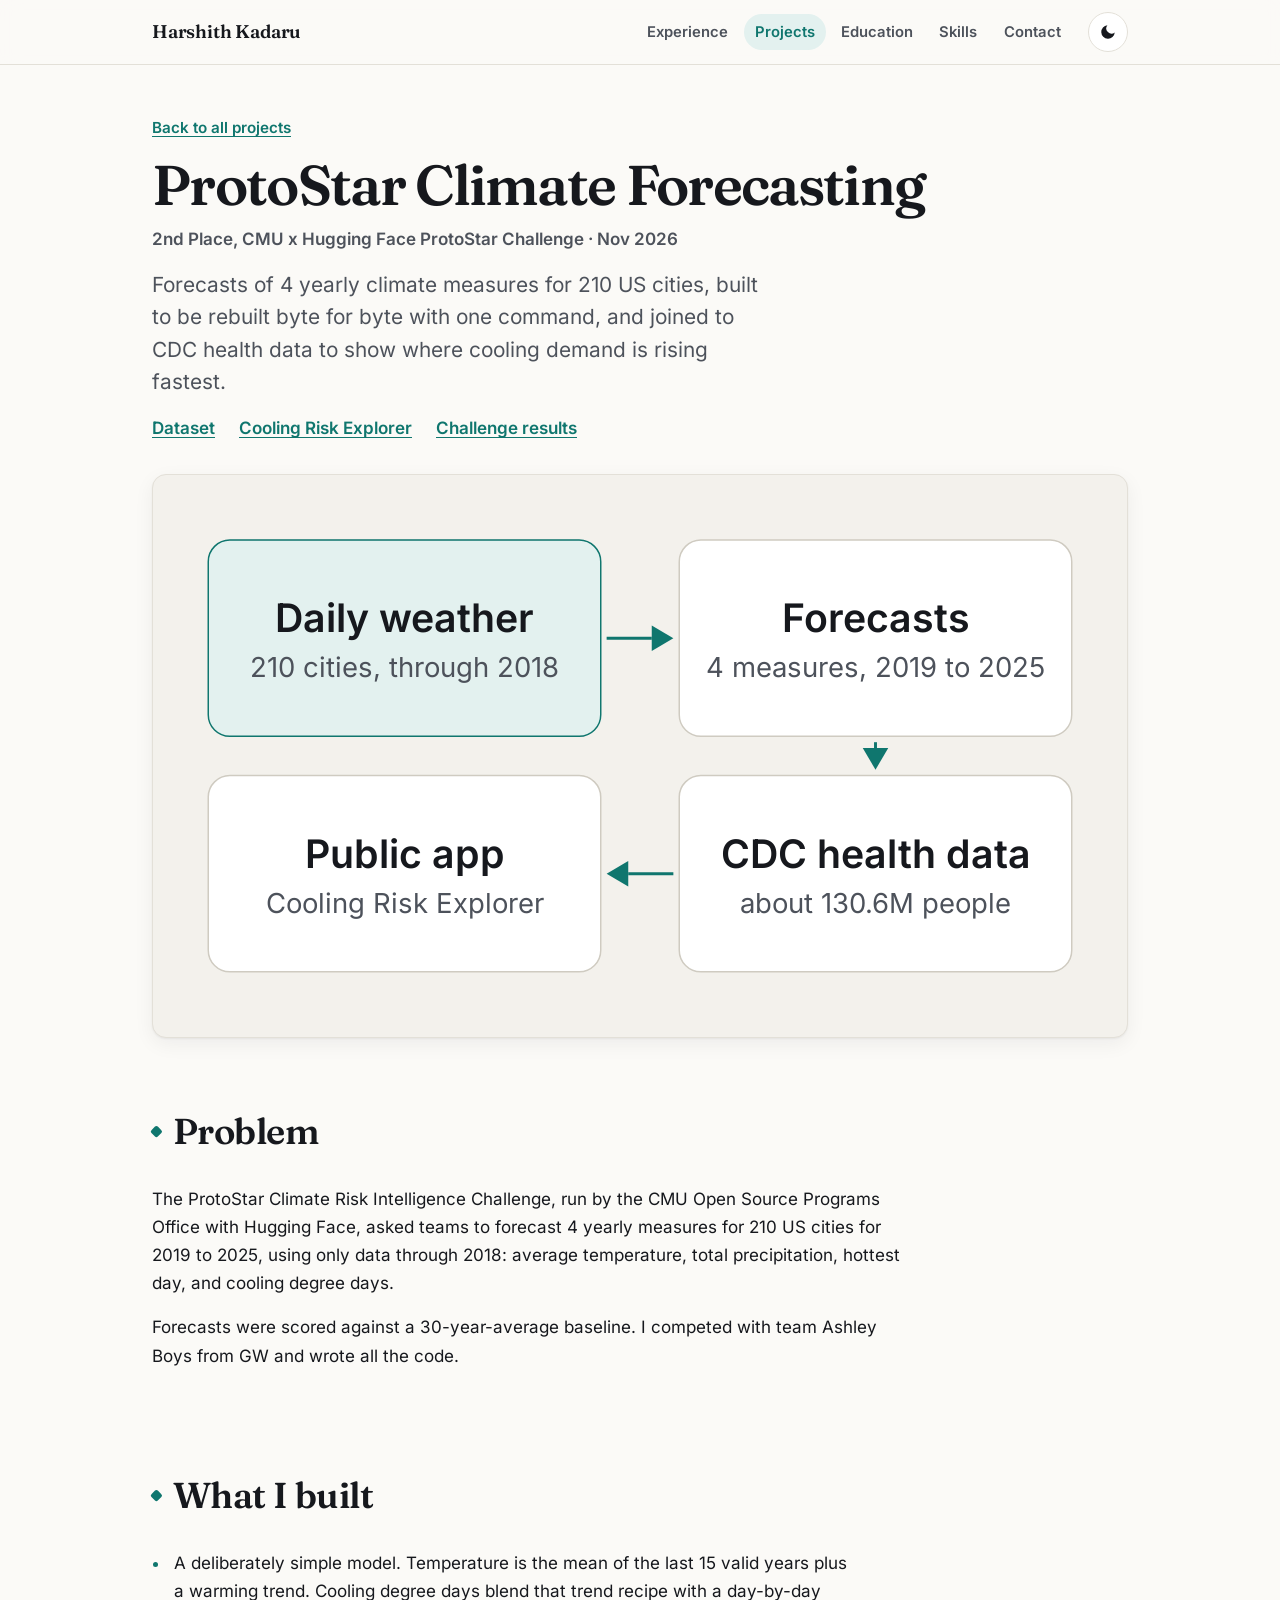
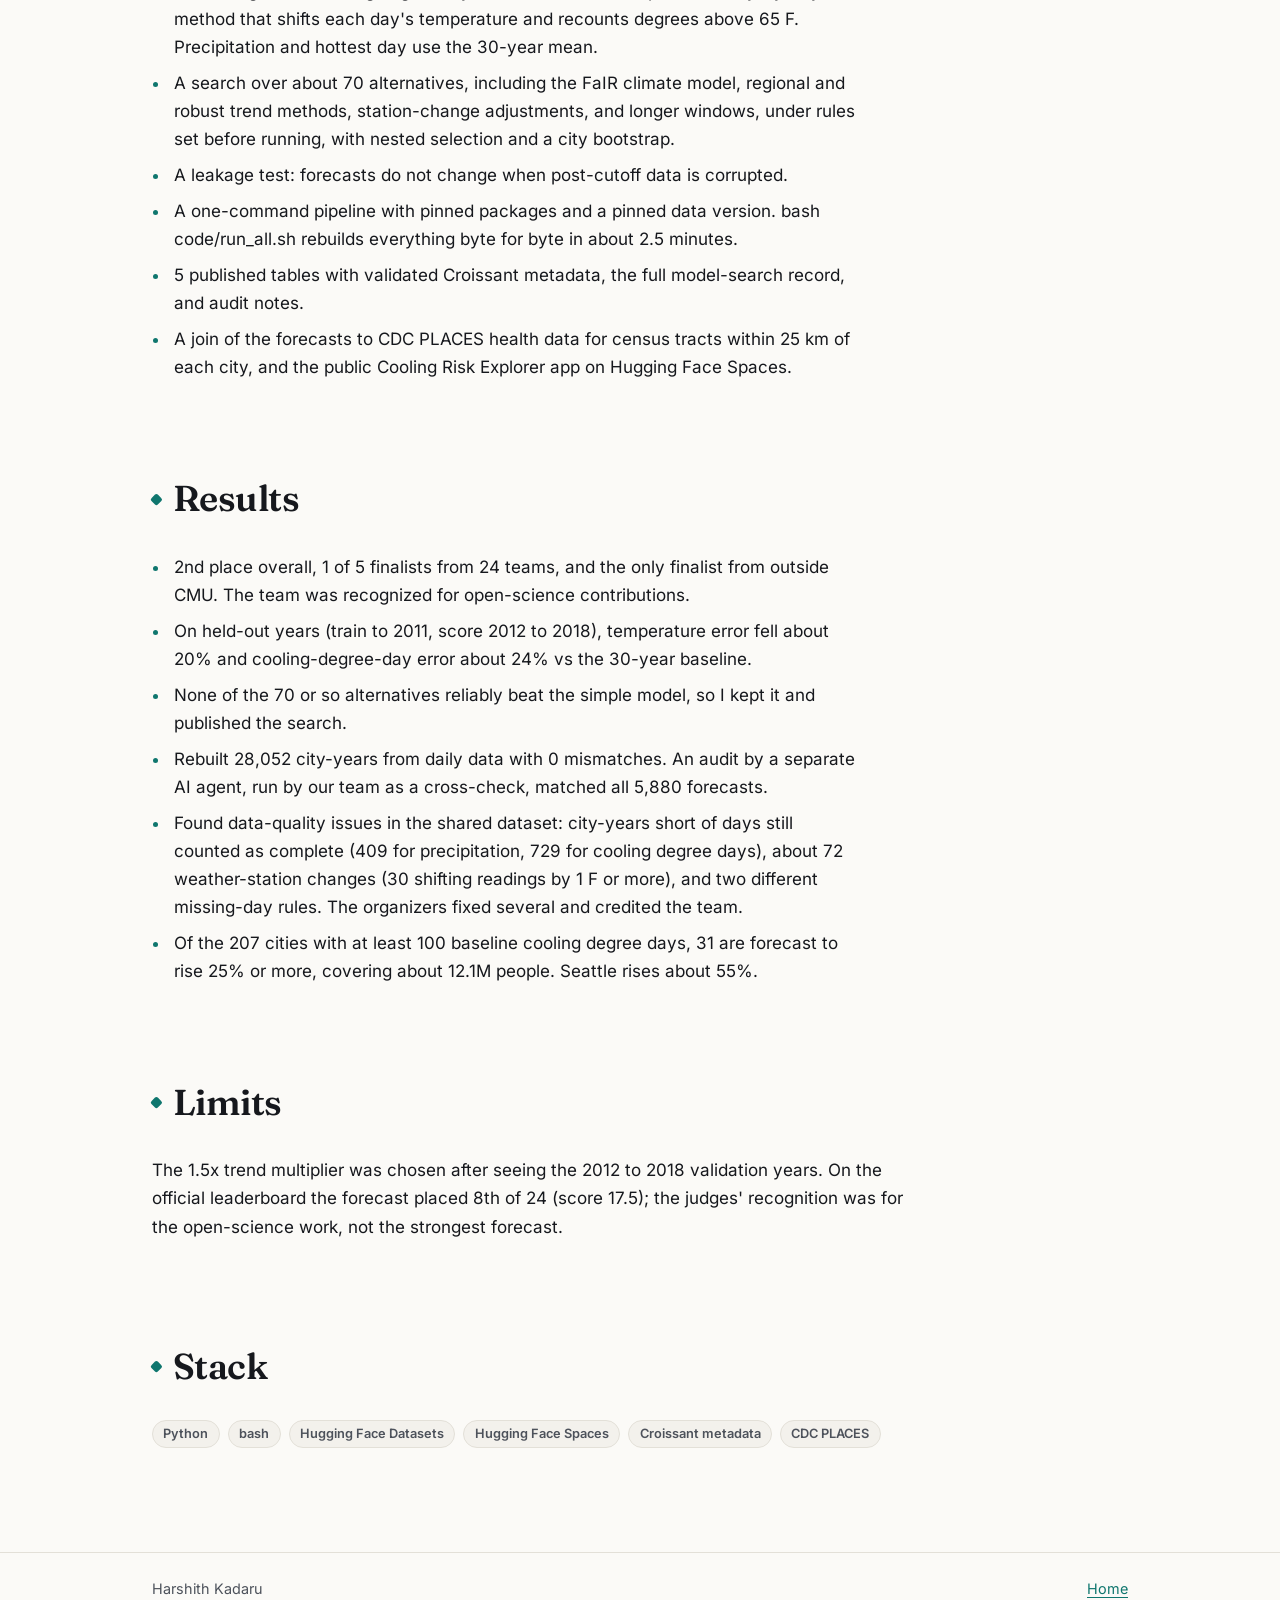
<file: projects/protostar-climate.html>
<!DOCTYPE html>
<html lang="en">
<head>
  <meta charset="utf-8">
  <meta name="viewport" content="width=device-width, initial-scale=1">
  <title>ProtoStar Climate Forecasting | Harshith Kadaru</title>
  <meta name="description" content="Forecasts of 4 yearly climate measures for 210 US cities, built to be rebuilt byte for byte with one command, and joined to CDC health data to show where cooling demand is rising fastest.">
  <meta name="author" content="Harshith Kadaru">
  <link rel="canonical" href="https://kadaru242003.github.io/projects/protostar-climate.html">
  <meta name="theme-color" content="#fbfaf7" media="(prefers-color-scheme: light)">
  <meta name="theme-color" content="#0e1113" media="(prefers-color-scheme: dark)">
  <meta name="color-scheme" content="light dark">
  <meta property="og:type" content="article">
  <meta property="og:url" content="https://kadaru242003.github.io/projects/protostar-climate.html">
  <meta property="og:title" content="ProtoStar Climate Forecasting | Harshith Kadaru">
  <meta property="og:description" content="Forecasts of 4 yearly climate measures for 210 US cities, built to be rebuilt byte for byte with one command, and joined to CDC health data to show where cooling demand is rising fastest.">
  <meta property="og:image" content="https://kadaru242003.github.io/og-image.png">
  <meta name="twitter:card" content="summary_large_image">
  <link rel="icon" href="/favicon.svg" type="image/svg+xml">
  <link rel="preload" href="/assets/fonts/inter-latin-400-normal.woff2" as="font" type="font/woff2" crossorigin>
  <link rel="preload" href="/assets/fonts/fraunces-latin-600-normal.woff2" as="font" type="font/woff2" crossorigin>
  <link rel="stylesheet" href="/styles.css">
  <script>
    document.documentElement.classList.add("js");
    try {
      var t = localStorage.getItem("theme");
      if (t === "light" || t === "dark") document.documentElement.setAttribute("data-theme", t);
    } catch (e) {}
  </script>
</head>
<body>
  <a class="skip-link" href="#main">Skip to content</a>

  <header class="site-header">
    <nav class="nav container" aria-label="Primary">
      <a class="brand" href="/">Harshith Kadaru</a>
      <ul class="nav-links">
        <li><a href="/#experience">Experience</a></li>
        <li><a href="/#projects" aria-current="page">Projects</a></li>
        <li><a href="/#education">Education</a></li>
        <li><a href="/#skills">Skills</a></li>
        <li><a href="/#contact">Contact</a></li>
      </ul>
      <button class="theme-toggle" type="button" aria-label="Switch to dark theme" hidden>
        <svg class="icon-moon" aria-hidden="true" viewBox="0 0 24 24" width="18" height="18"><path fill="currentColor" d="M21 12.8A9 9 0 1 1 11.2 3a7 7 0 0 0 9.8 9.8z"/></svg>
        <svg class="icon-sun" aria-hidden="true" viewBox="0 0 24 24" width="18" height="18"><circle cx="12" cy="12" r="4.5" fill="currentColor"/><g stroke="currentColor" stroke-width="2" stroke-linecap="round"><path d="M12 2v2.5M12 19.5V22M2 12h2.5M19.5 12H22M4.9 4.9l1.8 1.8M17.3 17.3l1.8 1.8M4.9 19.1l1.8-1.8M17.3 6.7l1.8-1.8"/></g></svg>
      </button>
    </nav>
  </header>

  <main id="main">
    <article class="container">
      <header class="detail-header">
        <a class="back" href="/#projects">Back to all projects</a>
        <h1>ProtoStar Climate Forecasting</h1>
        <p class="detail-meta">2nd Place, CMU x Hugging Face ProtoStar Challenge &middot; Nov 2026</p>
        <p class="lede">Forecasts of 4 yearly climate measures for 210 US cities, built to be rebuilt byte for byte with one command, and joined to CDC health data to show where cooling demand is rising fastest.</p>
        <p class="card-links">
          <a href="https://huggingface.co/datasets/ashley-boys/protostar-climate-ashley-boys">Dataset<span class="visually-hidden">: ProtoStar Climate Forecasting</span></a>
          <a href="https://huggingface.co/spaces/ashley-boys/cooling-risk-explorer">Cooling Risk Explorer<span class="visually-hidden">: ProtoStar Climate Forecasting</span></a>
          <a href="https://huggingface.co/spaces/CMU-OSPO/protostar-challenge-climate-risk-intelligence">Challenge results<span class="visually-hidden">: ProtoStar Climate Forecasting</span></a>
        </p>
        <figure class="detail-visual is-diagram"><svg viewBox="0 0 960 540" role="img" aria-labelledby="dg-ps-title" xmlns="http://www.w3.org/2000/svg"><title id="dg-ps-title">ProtoStar: daily weather data for 210 US cities through 2018 feeds forecasts of 4 yearly measures for 2019 to 2025, which are joined to CDC health data covering about 130.6M people and shown in the public Cooling Risk Explorer app.</title><rect class="dg-box-accent" x="40" y="50" width="400" height="200" rx="22"/><text class="dg-title" x="240" y="144" text-anchor="middle">Daily weather</text><text class="dg-sub" x="240" y="190" text-anchor="middle">210 cities, through 2018</text><rect class="dg-box" x="520" y="50" width="400" height="200" rx="22"/><text class="dg-title" x="720" y="144" text-anchor="middle">Forecasts</text><text class="dg-sub" x="720" y="190" text-anchor="middle">4 measures, 2019 to 2025</text><rect class="dg-box" x="520" y="290" width="400" height="200" rx="22"/><text class="dg-title" x="720" y="384" text-anchor="middle">CDC health data</text><text class="dg-sub" x="720" y="430" text-anchor="middle">about 130.6M people</text><rect class="dg-box" x="40" y="290" width="400" height="200" rx="22"/><text class="dg-title" x="240" y="384" text-anchor="middle">Public app</text><text class="dg-sub" x="240" y="430" text-anchor="middle">Cooling Risk Explorer</text><line class="dg-arrow" x1="446" y1="150" x2="492.0" y2="150.0"/><polygon class="dg-head" points="514.0,150.0 492.0,163.0 492.0,137.0"/><line class="dg-arrow" x1="720" y1="256" x2="720.0" y2="262.0"/><polygon class="dg-head" points="720.0,284.0 707.0,262.0 733.0,262.0"/><line class="dg-arrow" x1="514" y1="390" x2="468.0" y2="390.0"/><polygon class="dg-head" points="446.0,390.0 468.0,377.0 468.0,403.0"/></svg></figure>
      </header>

      <div class="detail-body">
      <section class="section reveal" aria-labelledby="problem-title">
        <h2 id="problem-title">Problem</h2>
        <p>The ProtoStar Climate Risk Intelligence Challenge, run by the CMU Open Source Programs Office with Hugging Face, asked teams to forecast 4 yearly measures for 210 US cities for 2019 to 2025, using only data through 2018: average temperature, total precipitation, hottest day, and cooling degree days.</p>
        <p>Forecasts were scored against a 30-year-average baseline. I competed with team Ashley Boys from GW and wrote all the code.</p>
      </section>

      <section class="section reveal" aria-labelledby="built-title">
        <h2 id="built-title">What I built</h2>
        <ul class="bullets">
          <li>A deliberately simple model. Temperature is the mean of the last 15 valid years plus a warming trend. Cooling degree days blend that trend recipe with a day-by-day method that shifts each day&#x27;s temperature and recounts degrees above 65 F. Precipitation and hottest day use the 30-year mean.</li>
          <li>A search over about 70 alternatives, including the FaIR climate model, regional and robust trend methods, station-change adjustments, and longer windows, under rules set before running, with nested selection and a city bootstrap.</li>
          <li>A leakage test: forecasts do not change when post-cutoff data is corrupted.</li>
          <li>A one-command pipeline with pinned packages and a pinned data version. bash code/run_all.sh rebuilds everything byte for byte in about 2.5 minutes.</li>
          <li>5 published tables with validated Croissant metadata, the full model-search record, and audit notes.</li>
          <li>A join of the forecasts to CDC PLACES health data for census tracts within 25 km of each city, and the public Cooling Risk Explorer app on Hugging Face Spaces.</li>
        </ul>
      </section>

      <section class="section reveal" aria-labelledby="results-title">
        <h2 id="results-title">Results</h2>
        <ul class="bullets">
          <li>2nd place overall, 1 of 5 finalists from 24 teams, and the only finalist from outside CMU. The team was recognized for open-science contributions.</li>
          <li>On held-out years (train to 2011, score 2012 to 2018), temperature error fell about 20% and cooling-degree-day error about 24% vs the 30-year baseline.</li>
          <li>None of the 70 or so alternatives reliably beat the simple model, so I kept it and published the search.</li>
          <li>Rebuilt 28,052 city-years from daily data with 0 mismatches. An audit by a separate AI agent, run by our team as a cross-check, matched all 5,880 forecasts.</li>
          <li>Found data-quality issues in the shared dataset: city-years short of days still counted as complete (409 for precipitation, 729 for cooling degree days), about 72 weather-station changes (30 shifting readings by 1 F or more), and two different missing-day rules. The organizers fixed several and credited the team.</li>
          <li>Of the 207 cities with at least 100 baseline cooling degree days, 31 are forecast to rise 25% or more, covering about 12.1M people. Seattle rises about 55%.</li>
        </ul>
      </section>

      <section class="section reveal" aria-labelledby="limits-title">
        <h2 id="limits-title">Limits</h2>
        <p>The 1.5x trend multiplier was chosen after seeing the 2012 to 2018 validation years. On the official leaderboard the forecast placed 8th of 24 (score 17.5); the judges&#x27; recognition was for the open-science work, not the strongest forecast.</p>
      </section>

      <section class="section reveal" aria-labelledby="stack-title">
        <h2 id="stack-title">Stack</h2>
        <ul class="tags"><li>Python</li><li>bash</li><li>Hugging Face Datasets</li><li>Hugging Face Spaces</li><li>Croissant metadata</li><li>CDC PLACES</li></ul>
      </section>
      </div>
    </article>
  </main>

  <footer class="site-footer">
    <div class="container">
      <p>Harshith Kadaru</p>
      <p><a href="/">Home</a></p>
    </div>
  </footer>

  <script src="/script.js" defer></script>
</body>
</html>
</file>
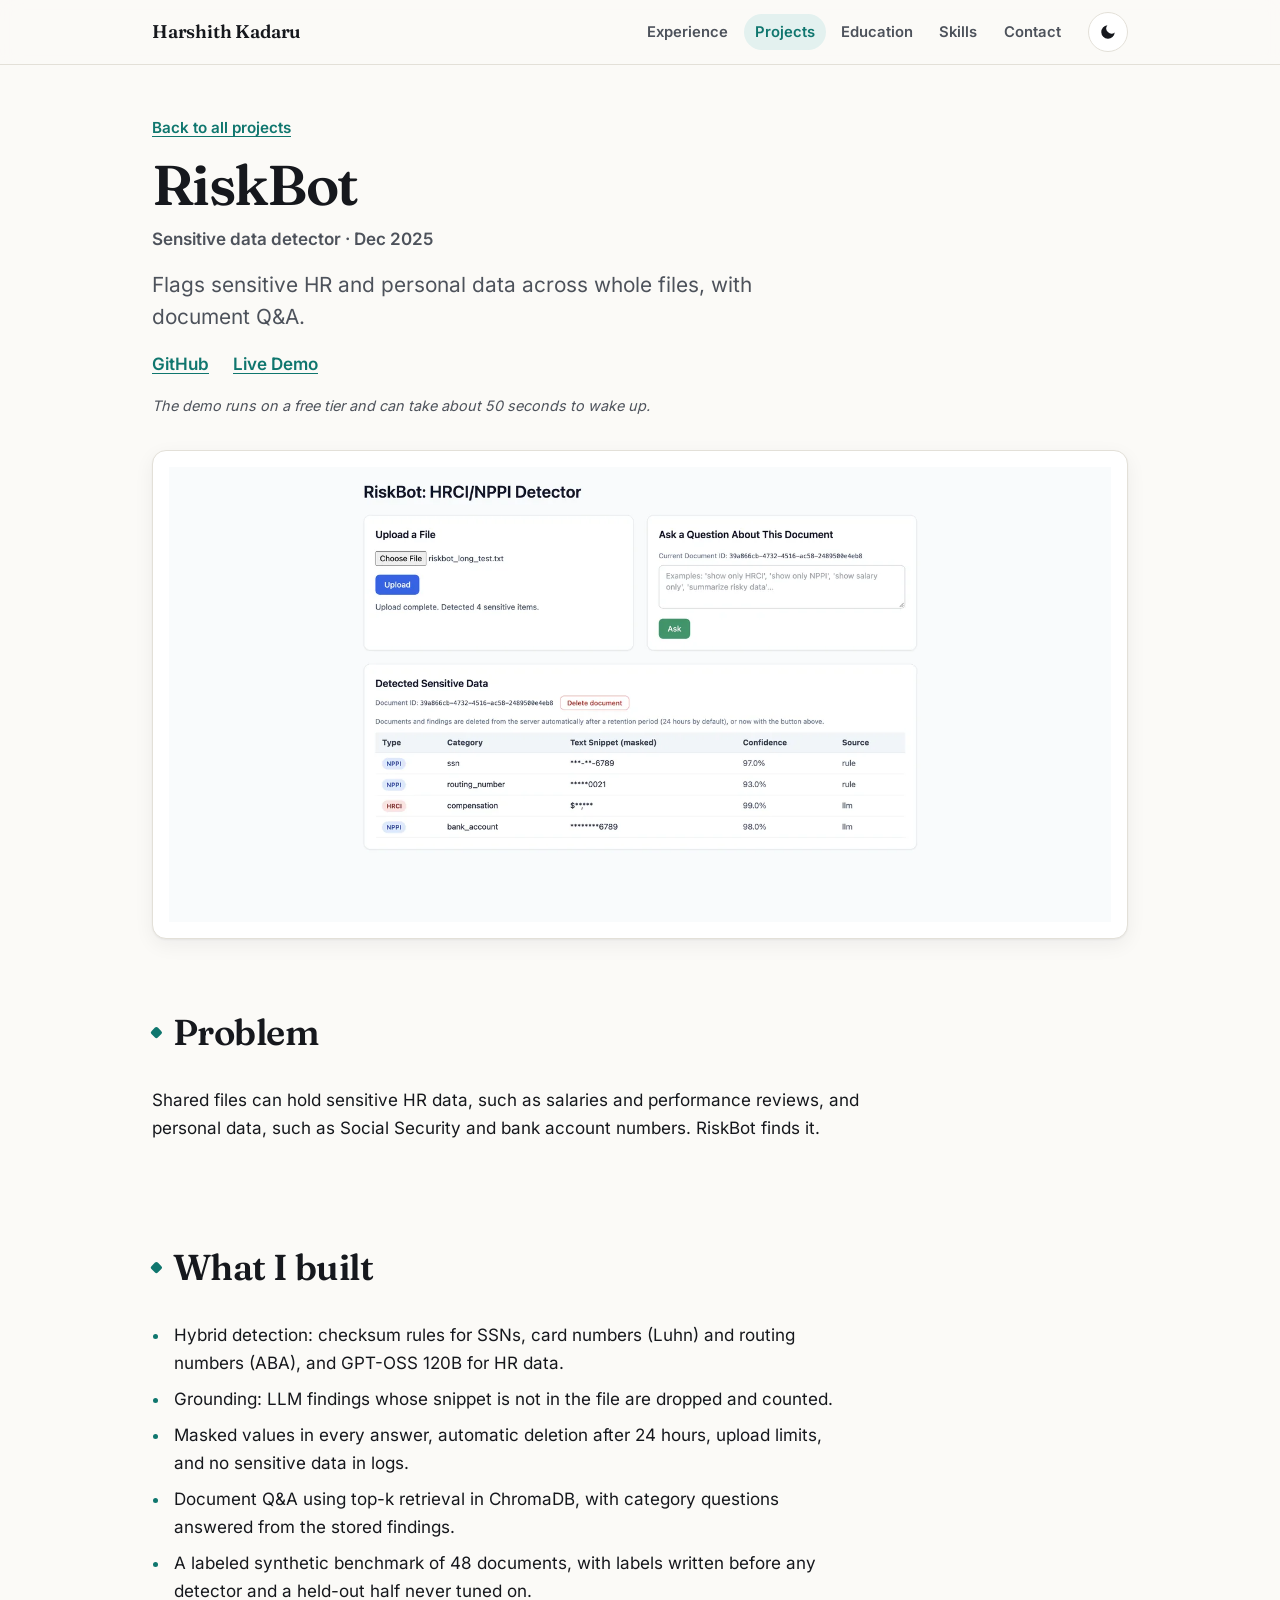
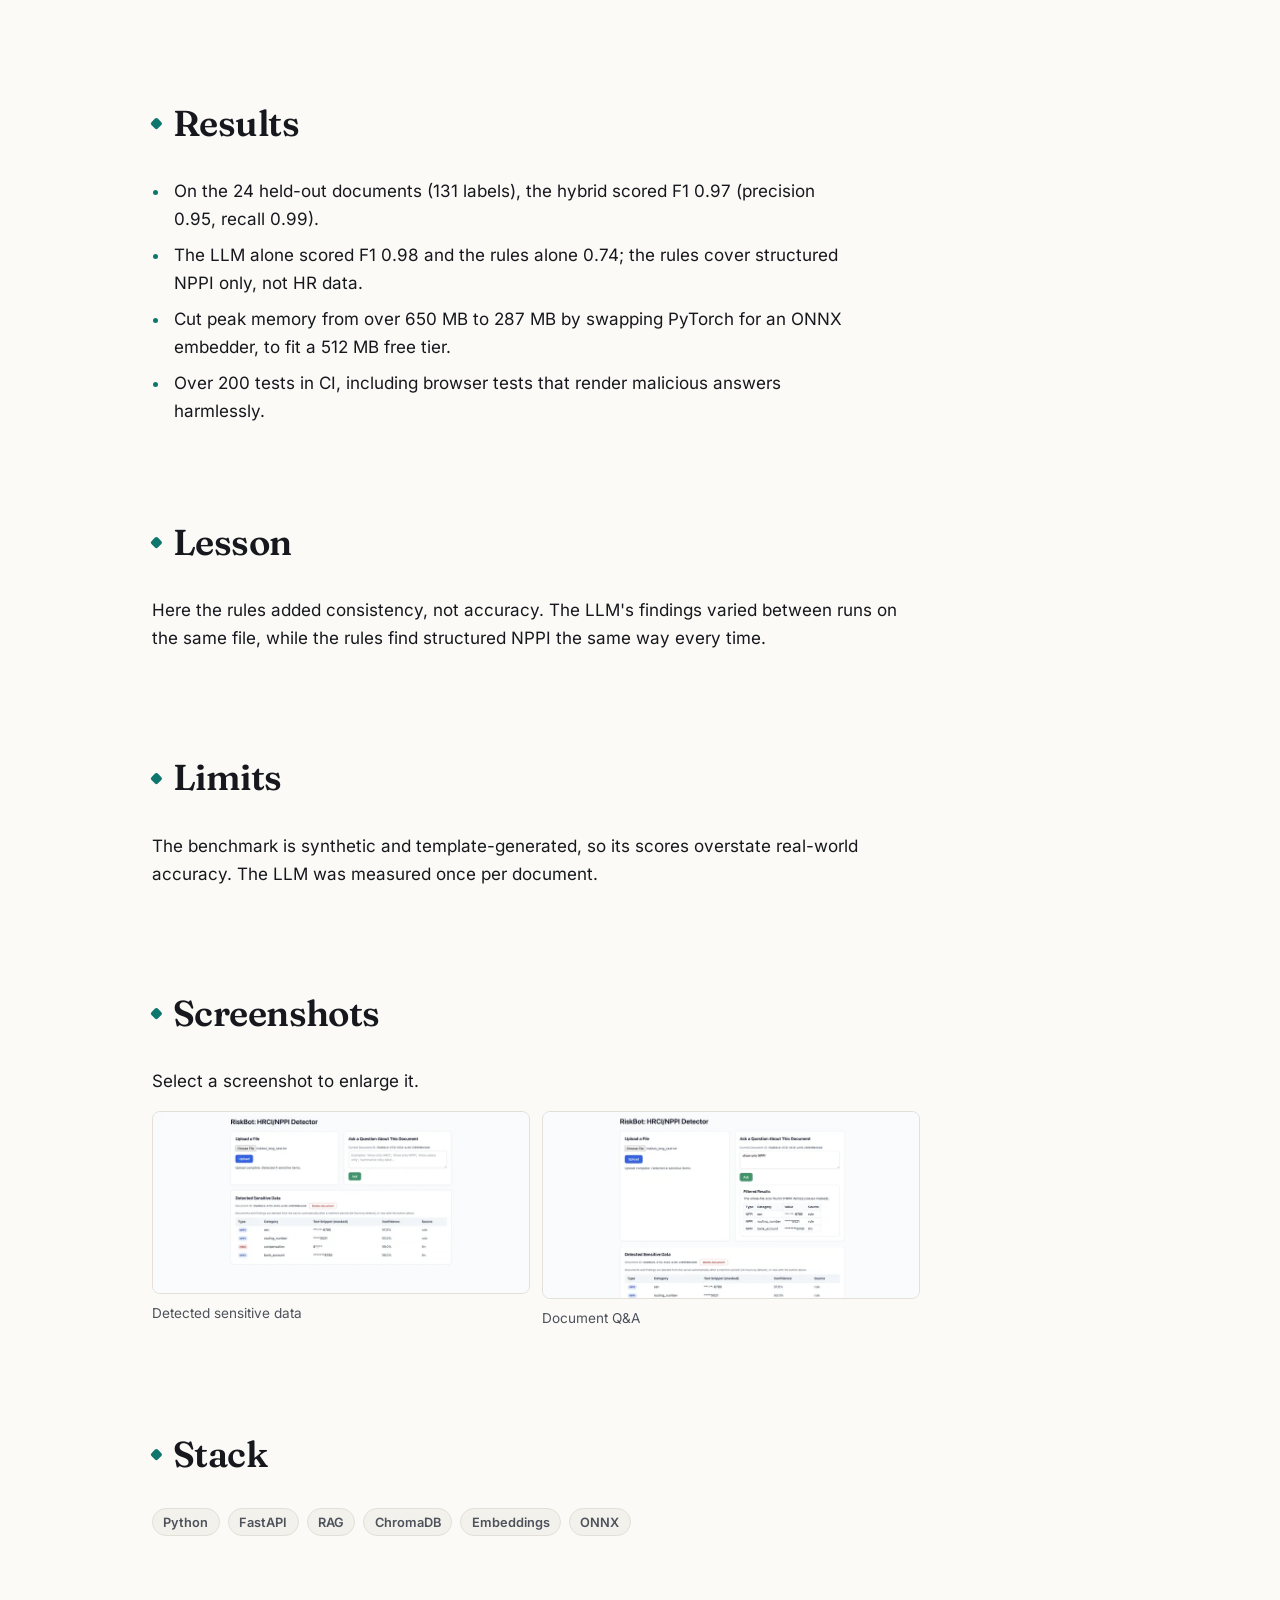
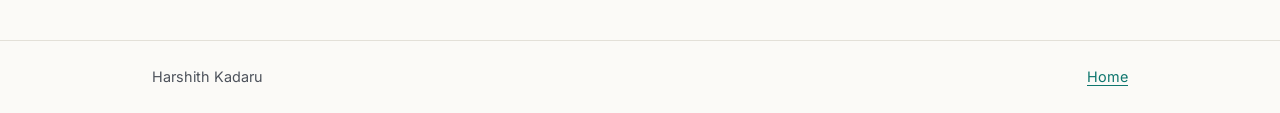
<file: projects/riskbot.html>
<!DOCTYPE html>
<html lang="en">
<head>
  <meta charset="utf-8">
  <meta name="viewport" content="width=device-width, initial-scale=1">
  <title>RiskBot | Harshith Kadaru</title>
  <meta name="description" content="Flags sensitive HR and personal data across whole files, with document Q&amp;A.">
  <meta name="author" content="Harshith Kadaru">
  <link rel="canonical" href="https://kadaru242003.github.io/projects/riskbot.html">
  <meta name="theme-color" content="#fbfaf7" media="(prefers-color-scheme: light)">
  <meta name="theme-color" content="#0e1113" media="(prefers-color-scheme: dark)">
  <meta name="color-scheme" content="light dark">
  <meta property="og:type" content="article">
  <meta property="og:url" content="https://kadaru242003.github.io/projects/riskbot.html">
  <meta property="og:title" content="RiskBot | Harshith Kadaru">
  <meta property="og:description" content="Flags sensitive HR and personal data across whole files, with document Q&amp;A.">
  <meta property="og:image" content="https://kadaru242003.github.io/og-image.png">
  <meta name="twitter:card" content="summary_large_image">
  <link rel="icon" href="/favicon.svg" type="image/svg+xml">
  <link rel="preload" href="/assets/fonts/inter-latin-400-normal.woff2" as="font" type="font/woff2" crossorigin>
  <link rel="preload" href="/assets/fonts/fraunces-latin-600-normal.woff2" as="font" type="font/woff2" crossorigin>
  <link rel="stylesheet" href="/styles.css">
  <script>
    document.documentElement.classList.add("js");
    try {
      var t = localStorage.getItem("theme");
      if (t === "light" || t === "dark") document.documentElement.setAttribute("data-theme", t);
    } catch (e) {}
  </script>
</head>
<body>
  <a class="skip-link" href="#main">Skip to content</a>

  <header class="site-header">
    <nav class="nav container" aria-label="Primary">
      <a class="brand" href="/">Harshith Kadaru</a>
      <ul class="nav-links">
        <li><a href="/#experience">Experience</a></li>
        <li><a href="/#projects" aria-current="page">Projects</a></li>
        <li><a href="/#education">Education</a></li>
        <li><a href="/#skills">Skills</a></li>
        <li><a href="/#contact">Contact</a></li>
      </ul>
      <button class="theme-toggle" type="button" aria-label="Switch to dark theme" hidden>
        <svg class="icon-moon" aria-hidden="true" viewBox="0 0 24 24" width="18" height="18"><path fill="currentColor" d="M21 12.8A9 9 0 1 1 11.2 3a7 7 0 0 0 9.8 9.8z"/></svg>
        <svg class="icon-sun" aria-hidden="true" viewBox="0 0 24 24" width="18" height="18"><circle cx="12" cy="12" r="4.5" fill="currentColor"/><g stroke="currentColor" stroke-width="2" stroke-linecap="round"><path d="M12 2v2.5M12 19.5V22M2 12h2.5M19.5 12H22M4.9 4.9l1.8 1.8M17.3 17.3l1.8 1.8M4.9 19.1l1.8-1.8M17.3 6.7l1.8-1.8"/></g></svg>
      </button>
    </nav>
  </header>

  <main id="main">
    <article class="container">
      <header class="detail-header">
        <a class="back" href="/#projects">Back to all projects</a>
        <h1>RiskBot</h1>
        <p class="detail-meta">Sensitive data detector &middot; Dec 2025</p>
        <p class="lede">Flags sensitive HR and personal data across whole files, with document Q&amp;A.</p>
        <p class="card-links">
          <a href="https://github.com/Kadaru242003/HRCI-NPPI-doc-finder">GitHub<span class="visually-hidden">: RiskBot</span></a>
          <a href="https://hrci-nppi-doc-finder.onrender.com/static/index.html">Live Demo<span class="visually-hidden">: RiskBot</span></a>
        </p>
        <p class="note">The demo runs on a free tier and can take about 50 seconds to wake up.</p>
        <figure class="detail-visual"><img src="/assets/riskbot-1.webp" srcset="/assets/riskbot-1-thumb.webp 800w, /assets/riskbot-1.webp 1600w" sizes="(min-width: 1040px) 976px, 100vw" width="1600" height="773" fetchpriority="high" alt="RiskBot screen after an upload, with a table of detected sensitive data showing type, category, text snippet, and confidence."></figure>
      </header>

      <div class="detail-body">
      <section class="section reveal" aria-labelledby="problem-title">
        <h2 id="problem-title">Problem</h2>
        <p>Shared files can hold sensitive HR data, such as salaries and performance reviews, and personal data, such as Social Security and bank account numbers. RiskBot finds it.</p>
      </section>

      <section class="section reveal" aria-labelledby="built-title">
        <h2 id="built-title">What I built</h2>
        <ul class="bullets">
          <li>Hybrid detection: checksum rules for SSNs, card numbers (Luhn) and routing numbers (ABA), and GPT-OSS 120B for HR data.</li>
          <li>Grounding: LLM findings whose snippet is not in the file are dropped and counted.</li>
          <li>Masked values in every answer, automatic deletion after 24 hours, upload limits, and no sensitive data in logs.</li>
          <li>Document Q&amp;A using top-k retrieval in ChromaDB, with category questions answered from the stored findings.</li>
          <li>A labeled synthetic benchmark of 48 documents, with labels written before any detector and a held-out half never tuned on.</li>
        </ul>
      </section>

      <section class="section reveal" aria-labelledby="results-title">
        <h2 id="results-title">Results</h2>
        <ul class="bullets">
          <li>On the 24 held-out documents (131 labels), the hybrid scored F1 0.97 (precision 0.95, recall 0.99).</li>
          <li>The LLM alone scored F1 0.98 and the rules alone 0.74; the rules cover structured NPPI only, not HR data.</li>
          <li>Cut peak memory from over 650 MB to 287 MB by swapping PyTorch for an ONNX embedder, to fit a 512 MB free tier.</li>
          <li>Over 200 tests in CI, including browser tests that render malicious answers harmlessly.</li>
        </ul>
      </section>

      <section class="section reveal" aria-labelledby="lesson-title">
        <h2 id="lesson-title">Lesson</h2>
        <p>Here the rules added consistency, not accuracy. The LLM&#x27;s findings varied between runs on the same file, while the rules find structured NPPI the same way every time.</p>
      </section>

      <section class="section reveal" aria-labelledby="limits-title">
        <h2 id="limits-title">Limits</h2>
        <p>The benchmark is synthetic and template-generated, so its scores overstate real-world accuracy. The LLM was measured once per document.</p>
      </section>

      <section class="section reveal" aria-labelledby="shots-title">
        <h2 id="shots-title">Screenshots</h2>
        <p>Select a screenshot to enlarge it.</p>
        <ul class="shots">
          <li>
            <figure>
              <a href="/assets/riskbot-1.webp" data-lightbox data-caption="Detected sensitive data for an uploaded file.">
                <img src="/assets/riskbot-1-thumb.webp" width="800" height="386" loading="lazy" alt="RiskBot screen after an upload, with a table of detected sensitive data showing type, category, text snippet, and confidence.">
              </a>
              <figcaption>Detected sensitive data</figcaption>
            </figure>
          </li>
          <li>
            <figure>
              <a href="/assets/riskbot-2.webp" data-lightbox data-caption="Asking a question about the uploaded document.">
                <img src="/assets/riskbot-2-thumb.webp" width="800" height="395" loading="lazy" alt="RiskBot answering a question about the uploaded document in the Filtered Results panel.">
              </a>
              <figcaption>Document Q&amp;A</figcaption>
            </figure>
          </li>
        </ul>
      </section>

      <section class="section reveal" aria-labelledby="stack-title">
        <h2 id="stack-title">Stack</h2>
        <ul class="tags"><li>Python</li><li>FastAPI</li><li>RAG</li><li>ChromaDB</li><li>Embeddings</li><li>ONNX</li></ul>
      </section>
      </div>
    </article>
  </main>

  <footer class="site-footer">
    <div class="container">
      <p>Harshith Kadaru</p>
      <p><a href="/">Home</a></p>
    </div>
  </footer>

  <script src="/script.js" defer></script>
</body>
</html>
</file>
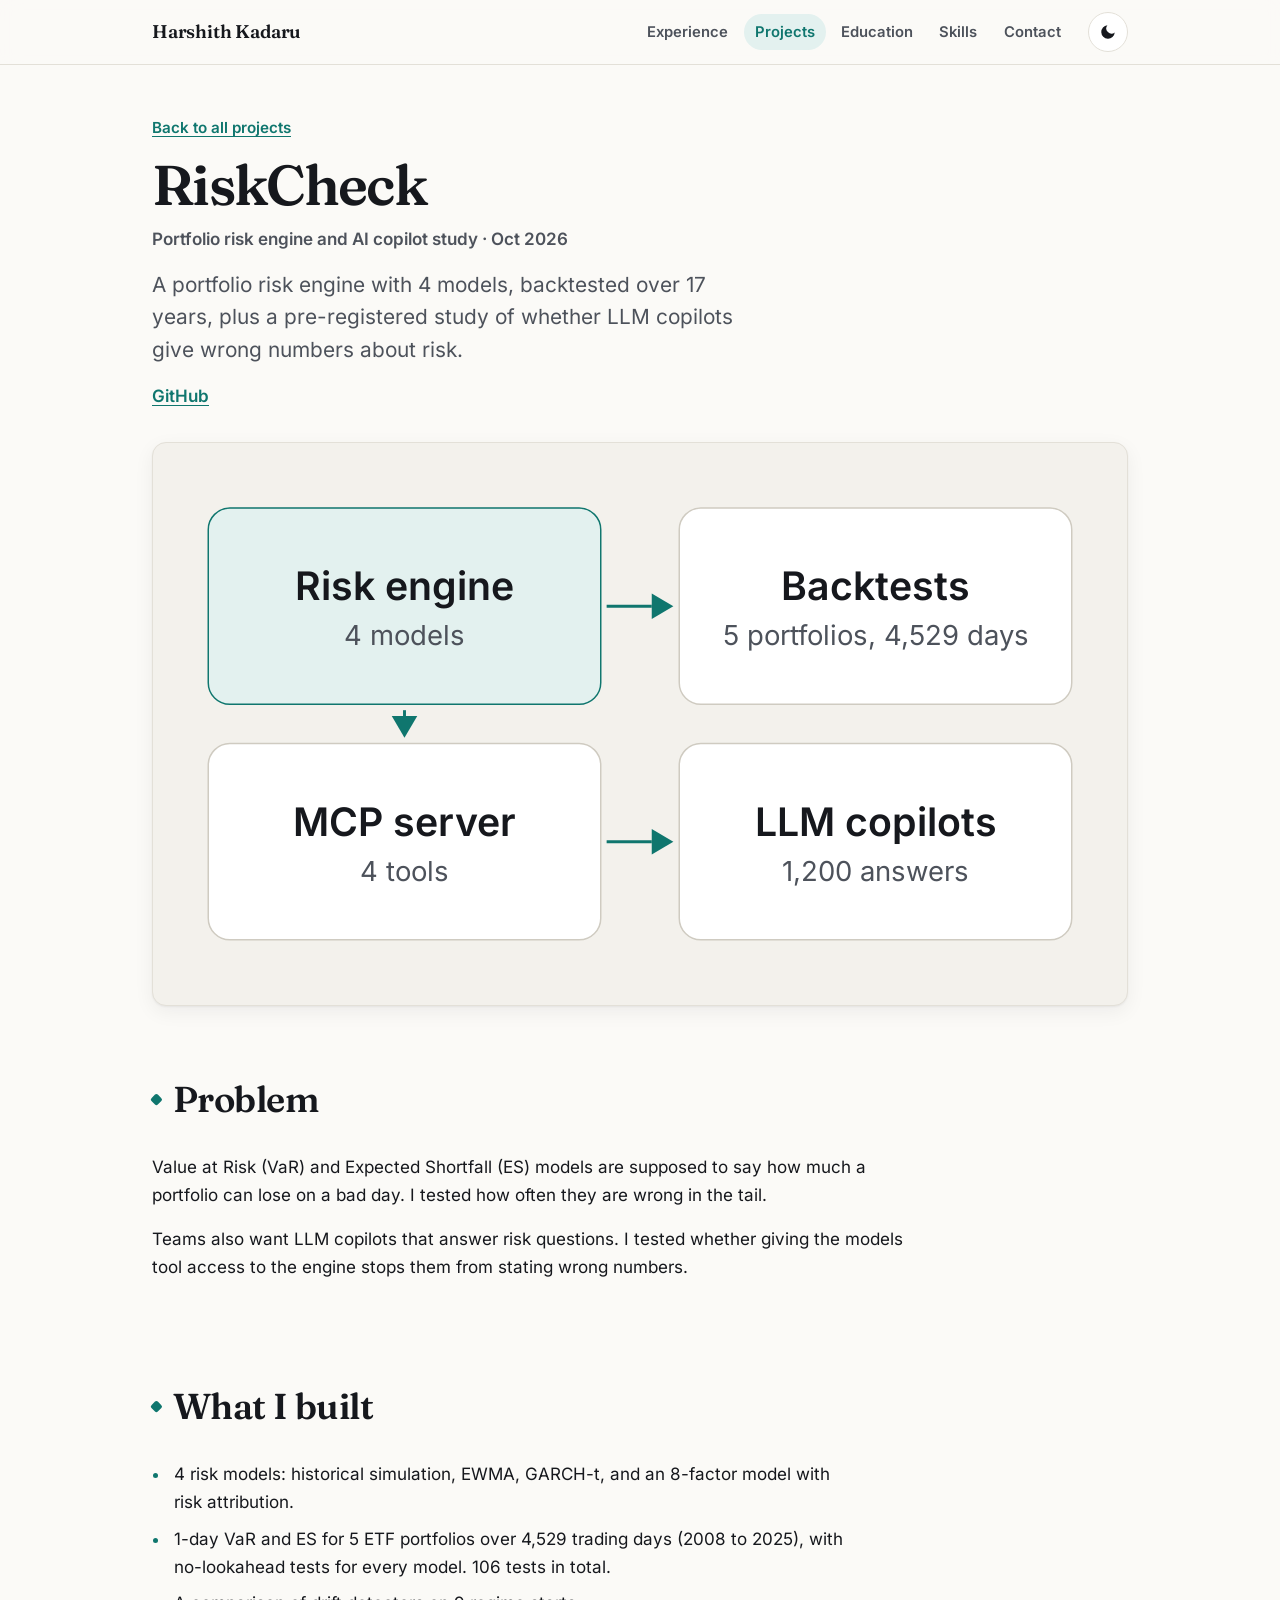
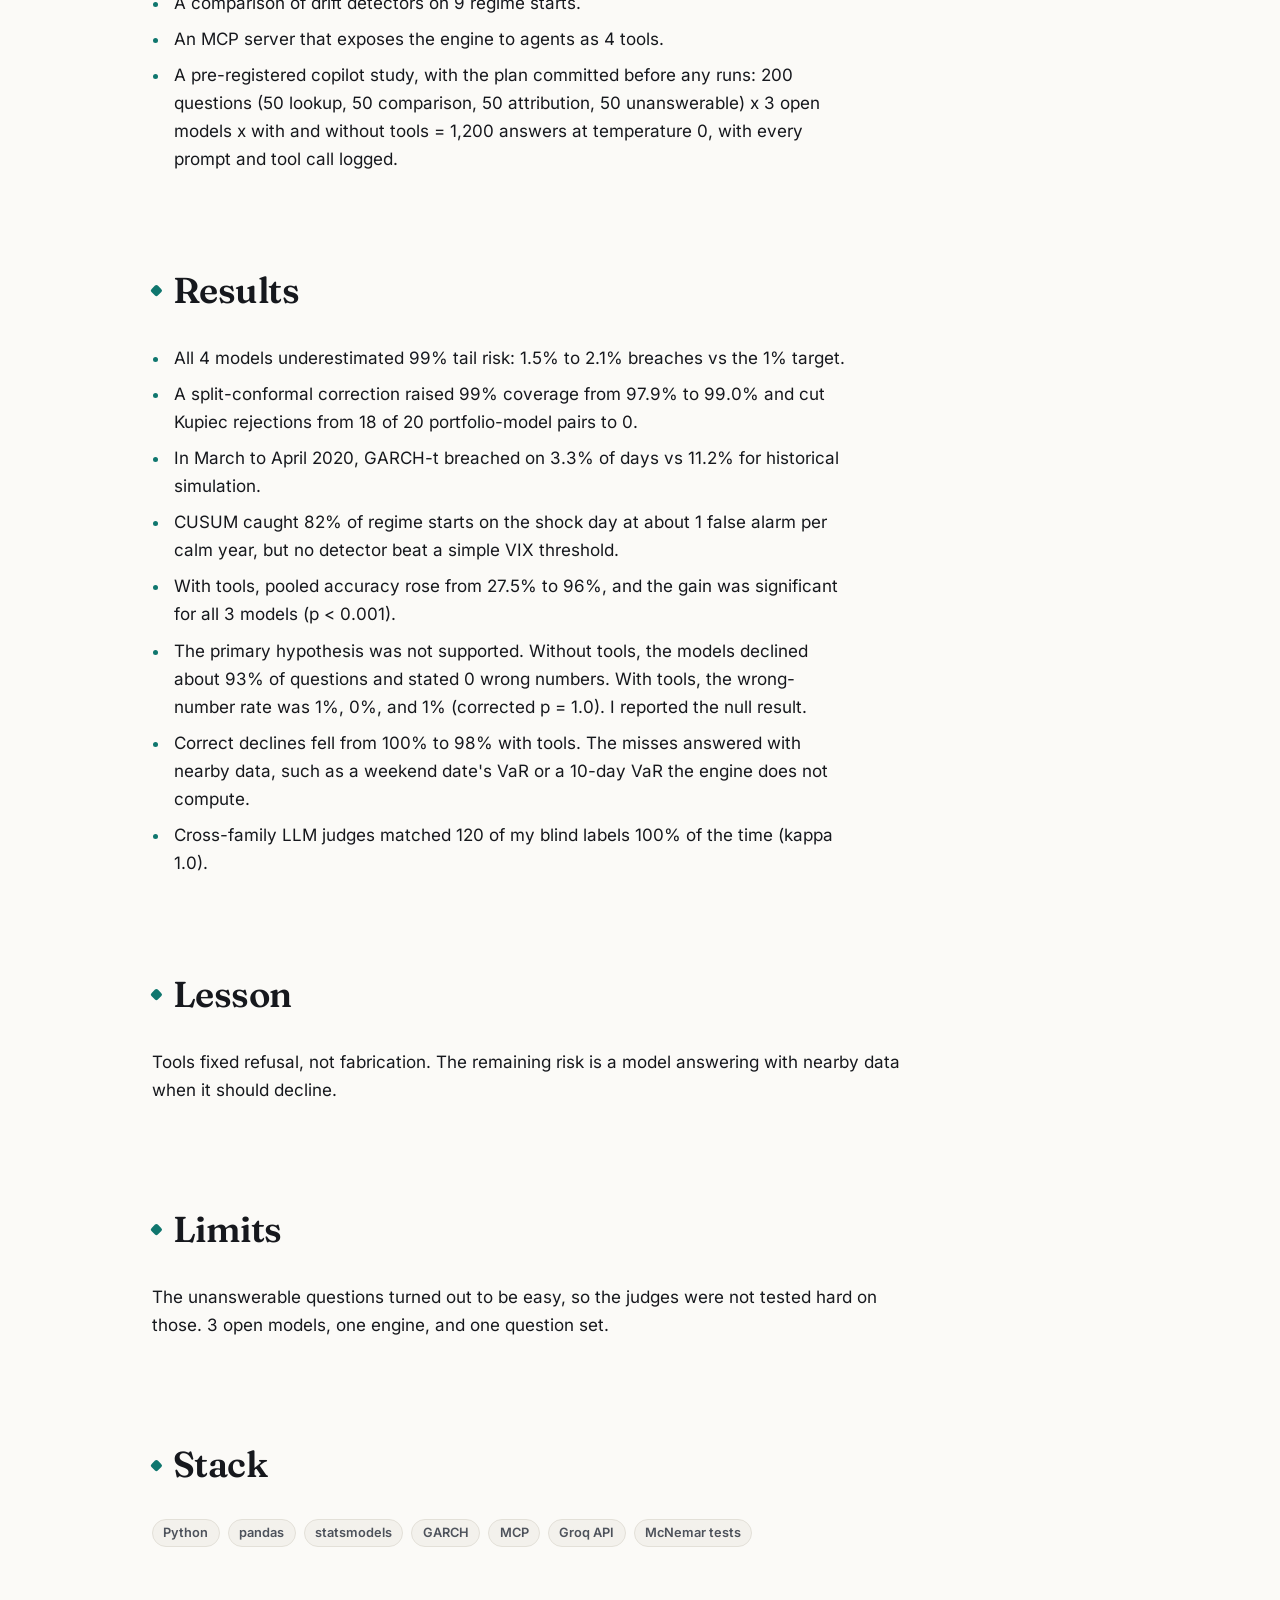
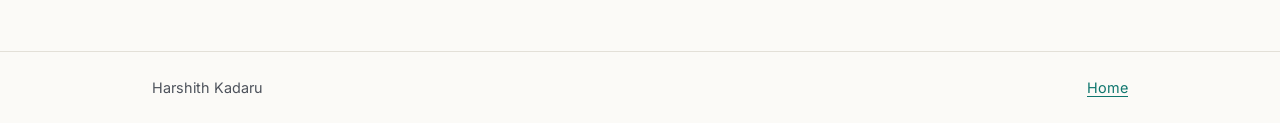
<file: projects/riskcheck.html>
<!DOCTYPE html>
<html lang="en">
<head>
  <meta charset="utf-8">
  <meta name="viewport" content="width=device-width, initial-scale=1">
  <title>RiskCheck | Harshith Kadaru</title>
  <meta name="description" content="A portfolio risk engine with 4 models, backtested over 17 years, plus a pre-registered study of whether LLM copilots give wrong numbers about risk.">
  <meta name="author" content="Harshith Kadaru">
  <link rel="canonical" href="https://kadaru242003.github.io/projects/riskcheck.html">
  <meta name="theme-color" content="#fbfaf7" media="(prefers-color-scheme: light)">
  <meta name="theme-color" content="#0e1113" media="(prefers-color-scheme: dark)">
  <meta name="color-scheme" content="light dark">
  <meta property="og:type" content="article">
  <meta property="og:url" content="https://kadaru242003.github.io/projects/riskcheck.html">
  <meta property="og:title" content="RiskCheck | Harshith Kadaru">
  <meta property="og:description" content="A portfolio risk engine with 4 models, backtested over 17 years, plus a pre-registered study of whether LLM copilots give wrong numbers about risk.">
  <meta property="og:image" content="https://kadaru242003.github.io/og-image.png">
  <meta name="twitter:card" content="summary_large_image">
  <link rel="icon" href="/favicon.svg" type="image/svg+xml">
  <link rel="preload" href="/assets/fonts/inter-latin-400-normal.woff2" as="font" type="font/woff2" crossorigin>
  <link rel="preload" href="/assets/fonts/fraunces-latin-600-normal.woff2" as="font" type="font/woff2" crossorigin>
  <link rel="stylesheet" href="/styles.css">
  <script>
    document.documentElement.classList.add("js");
    try {
      var t = localStorage.getItem("theme");
      if (t === "light" || t === "dark") document.documentElement.setAttribute("data-theme", t);
    } catch (e) {}
  </script>
</head>
<body>
  <a class="skip-link" href="#main">Skip to content</a>

  <header class="site-header">
    <nav class="nav container" aria-label="Primary">
      <a class="brand" href="/">Harshith Kadaru</a>
      <ul class="nav-links">
        <li><a href="/#experience">Experience</a></li>
        <li><a href="/#projects" aria-current="page">Projects</a></li>
        <li><a href="/#education">Education</a></li>
        <li><a href="/#skills">Skills</a></li>
        <li><a href="/#contact">Contact</a></li>
      </ul>
      <button class="theme-toggle" type="button" aria-label="Switch to dark theme" hidden>
        <svg class="icon-moon" aria-hidden="true" viewBox="0 0 24 24" width="18" height="18"><path fill="currentColor" d="M21 12.8A9 9 0 1 1 11.2 3a7 7 0 0 0 9.8 9.8z"/></svg>
        <svg class="icon-sun" aria-hidden="true" viewBox="0 0 24 24" width="18" height="18"><circle cx="12" cy="12" r="4.5" fill="currentColor"/><g stroke="currentColor" stroke-width="2" stroke-linecap="round"><path d="M12 2v2.5M12 19.5V22M2 12h2.5M19.5 12H22M4.9 4.9l1.8 1.8M17.3 17.3l1.8 1.8M4.9 19.1l1.8-1.8M17.3 6.7l1.8-1.8"/></g></svg>
      </button>
    </nav>
  </header>

  <main id="main">
    <article class="container">
      <header class="detail-header">
        <a class="back" href="/#projects">Back to all projects</a>
        <h1>RiskCheck</h1>
        <p class="detail-meta">Portfolio risk engine and AI copilot study &middot; Oct 2026</p>
        <p class="lede">A portfolio risk engine with 4 models, backtested over 17 years, plus a pre-registered study of whether LLM copilots give wrong numbers about risk.</p>
        <p class="card-links">
          <a href="https://github.com/Kadaru242003/riskcheck">GitHub<span class="visually-hidden">: RiskCheck</span></a>
        </p>
        <figure class="detail-visual is-diagram"><svg viewBox="0 0 960 540" role="img" aria-labelledby="dg-rc-title" xmlns="http://www.w3.org/2000/svg"><title id="dg-rc-title">RiskCheck: a risk engine with 4 models is backtested on 5 portfolios over 4,529 trading days, and exposed through an MCP server with 4 tools to LLM copilots answering 1,200 questions.</title><rect class="dg-box-accent" x="40" y="50" width="400" height="200" rx="22"/><text class="dg-title" x="240" y="144" text-anchor="middle">Risk engine</text><text class="dg-sub" x="240" y="190" text-anchor="middle">4 models</text><rect class="dg-box" x="520" y="50" width="400" height="200" rx="22"/><text class="dg-title" x="720" y="144" text-anchor="middle">Backtests</text><text class="dg-sub" x="720" y="190" text-anchor="middle">5 portfolios, 4,529 days</text><rect class="dg-box" x="40" y="290" width="400" height="200" rx="22"/><text class="dg-title" x="240" y="384" text-anchor="middle">MCP server</text><text class="dg-sub" x="240" y="430" text-anchor="middle">4 tools</text><rect class="dg-box" x="520" y="290" width="400" height="200" rx="22"/><text class="dg-title" x="720" y="384" text-anchor="middle">LLM copilots</text><text class="dg-sub" x="720" y="430" text-anchor="middle">1,200 answers</text><line class="dg-arrow" x1="446" y1="150" x2="492.0" y2="150.0"/><polygon class="dg-head" points="514.0,150.0 492.0,163.0 492.0,137.0"/><line class="dg-arrow" x1="240" y1="256" x2="240.0" y2="262.0"/><polygon class="dg-head" points="240.0,284.0 227.0,262.0 253.0,262.0"/><line class="dg-arrow" x1="446" y1="390" x2="492.0" y2="390.0"/><polygon class="dg-head" points="514.0,390.0 492.0,403.0 492.0,377.0"/></svg></figure>
      </header>

      <div class="detail-body">
      <section class="section reveal" aria-labelledby="problem-title">
        <h2 id="problem-title">Problem</h2>
        <p>Value at Risk (VaR) and Expected Shortfall (ES) models are supposed to say how much a portfolio can lose on a bad day. I tested how often they are wrong in the tail.</p>
        <p>Teams also want LLM copilots that answer risk questions. I tested whether giving the models tool access to the engine stops them from stating wrong numbers.</p>
      </section>

      <section class="section reveal" aria-labelledby="built-title">
        <h2 id="built-title">What I built</h2>
        <ul class="bullets">
          <li>4 risk models: historical simulation, EWMA, GARCH-t, and an 8-factor model with risk attribution.</li>
          <li>1-day VaR and ES for 5 ETF portfolios over 4,529 trading days (2008 to 2025), with no-lookahead tests for every model. 106 tests in total.</li>
          <li>A comparison of drift detectors on 9 regime starts.</li>
          <li>An MCP server that exposes the engine to agents as 4 tools.</li>
          <li>A pre-registered copilot study, with the plan committed before any runs: 200 questions (50 lookup, 50 comparison, 50 attribution, 50 unanswerable) x 3 open models x with and without tools = 1,200 answers at temperature 0, with every prompt and tool call logged.</li>
        </ul>
      </section>

      <section class="section reveal" aria-labelledby="results-title">
        <h2 id="results-title">Results</h2>
        <ul class="bullets">
          <li>All 4 models underestimated 99% tail risk: 1.5% to 2.1% breaches vs the 1% target.</li>
          <li>A split-conformal correction raised 99% coverage from 97.9% to 99.0% and cut Kupiec rejections from 18 of 20 portfolio-model pairs to 0.</li>
          <li>In March to April 2020, GARCH-t breached on 3.3% of days vs 11.2% for historical simulation.</li>
          <li>CUSUM caught 82% of regime starts on the shock day at about 1 false alarm per calm year, but no detector beat a simple VIX threshold.</li>
          <li>With tools, pooled accuracy rose from 27.5% to 96%, and the gain was significant for all 3 models (p &lt; 0.001).</li>
          <li>The primary hypothesis was not supported. Without tools, the models declined about 93% of questions and stated 0 wrong numbers. With tools, the wrong-number rate was 1%, 0%, and 1% (corrected p = 1.0). I reported the null result.</li>
          <li>Correct declines fell from 100% to 98% with tools. The misses answered with nearby data, such as a weekend date&#x27;s VaR or a 10-day VaR the engine does not compute.</li>
          <li>Cross-family LLM judges matched 120 of my blind labels 100% of the time (kappa 1.0).</li>
        </ul>
      </section>

      <section class="section reveal" aria-labelledby="lesson-title">
        <h2 id="lesson-title">Lesson</h2>
        <p>Tools fixed refusal, not fabrication. The remaining risk is a model answering with nearby data when it should decline.</p>
      </section>

      <section class="section reveal" aria-labelledby="limits-title">
        <h2 id="limits-title">Limits</h2>
        <p>The unanswerable questions turned out to be easy, so the judges were not tested hard on those. 3 open models, one engine, and one question set.</p>
      </section>

      <section class="section reveal" aria-labelledby="stack-title">
        <h2 id="stack-title">Stack</h2>
        <ul class="tags"><li>Python</li><li>pandas</li><li>statsmodels</li><li>GARCH</li><li>MCP</li><li>Groq API</li><li>McNemar tests</li></ul>
      </section>
      </div>
    </article>
  </main>

  <footer class="site-footer">
    <div class="container">
      <p>Harshith Kadaru</p>
      <p><a href="/">Home</a></p>
    </div>
  </footer>

  <script src="/script.js" defer></script>
</body>
</html>
</file>
<file: styles.css>
/* Fonts: self-hosted, SIL Open Font License (see assets/fonts/). */
@font-face {
  font-family: "Inter";
  font-style: normal;
  font-weight: 400;
  font-display: swap;
  src: url("/assets/fonts/inter-latin-400-normal.woff2") format("woff2");
}

@font-face {
  font-family: "Inter";
  font-style: normal;
  font-weight: 600;
  font-display: swap;
  src: url("/assets/fonts/inter-latin-600-normal.woff2") format("woff2");
}

@font-face {
  font-family: "Fraunces";
  font-style: normal;
  font-weight: 600;
  font-display: swap;
  src: url("/assets/fonts/fraunces-latin-600-normal.woff2") format("woff2");
}

/* Design tokens */
:root {
  --font-body: "Inter", system-ui, -apple-system, "Segoe UI", Roboto, Arial, sans-serif;
  --font-display: "Fraunces", Georgia, "Times New Roman", serif;

  --bg: #fbfaf7;
  --bg-alt: #f3f1ec;
  --surface: #ffffff;
  --text: #16181d;
  --muted: #4d525b;
  --border: #e3e0d8;
  --border-strong: #cfcbc1;
  --accent: #0f766e;
  --accent-strong: #0b5c56;
  --accent-soft: #e3f1ef;
  --accent-text: #ffffff;
  --badge-bg: #fdf0d2;
  --badge-text: #6a4800;
  --shadow: 0 1px 2px rgba(22, 24, 29, 0.05), 0 6px 20px rgba(22, 24, 29, 0.06);
  --shadow-hover: 0 2px 4px rgba(22, 24, 29, 0.06), 0 14px 32px rgba(22, 24, 29, 0.1);

  --space-1: 0.25rem;
  --space-2: 0.5rem;
  --space-3: 0.75rem;
  --space-4: 1rem;
  --space-5: 1.5rem;
  --space-6: 2rem;
  --space-7: 3rem;
  --space-8: 4.5rem;

  --radius-sm: 8px;
  --radius: 14px;
  --max: 1040px;
  --measure: 44rem;
  color-scheme: light;
}

@media (prefers-color-scheme: dark) {
  :root:not([data-theme="light"]) {
    --bg: #0e1113;
    --bg-alt: #13171a;
    --surface: #171b1e;
    --text: #e8ebe9;
    --muted: #a6aeab;
    --border: #262c30;
    --border-strong: #353d42;
    --accent: #5fd4c4;
    --accent-strong: #8ae3d7;
    --accent-soft: #15302d;
    --accent-text: #08201d;
    --badge-bg: #3a2f12;
    --badge-text: #f3d68a;
    --shadow: 0 1px 2px rgba(0, 0, 0, 0.4), 0 8px 24px rgba(0, 0, 0, 0.25);
    --shadow-hover: 0 2px 4px rgba(0, 0, 0, 0.45), 0 16px 36px rgba(0, 0, 0, 0.35);
              color-scheme: dark;
  }
}

:root[data-theme="dark"] {
  --bg: #0e1113;
  --bg-alt: #13171a;
  --surface: #171b1e;
  --text: #e8ebe9;
  --muted: #a6aeab;
  --border: #262c30;
  --border-strong: #353d42;
  --accent: #5fd4c4;
  --accent-strong: #8ae3d7;
  --accent-soft: #15302d;
  --accent-text: #08201d;
  --badge-bg: #3a2f12;
  --badge-text: #f3d68a;
  --shadow: 0 1px 2px rgba(0, 0, 0, 0.4), 0 8px 24px rgba(0, 0, 0, 0.25);
  --shadow-hover: 0 2px 4px rgba(0, 0, 0, 0.45), 0 16px 36px rgba(0, 0, 0, 0.35);
  color-scheme: dark;
}

/* Base */
*,
*::before,
*::after {
  box-sizing: border-box;
}

html {
  scroll-behavior: smooth;
  scroll-padding-top: 5rem;
  -webkit-text-size-adjust: 100%;
}

body {
  margin: 0;
  background: var(--bg);
  color: var(--text);
  font-family: var(--font-body);
  font-size: 1.0625rem;
  line-height: 1.65;
  -webkit-font-smoothing: antialiased;
}

a {
  color: var(--accent);
  text-decoration-thickness: 1px;
  text-underline-offset: 3px;
  transition: color 0.15s ease;
}

a:hover {
  color: var(--accent-strong);
  text-decoration-thickness: 2px;
}

:focus-visible {
  outline: 3px solid var(--accent);
  outline-offset: 3px;
  border-radius: 4px;
}

h1,
h2,
h3 {
  margin: 0 0 var(--space-3);
  line-height: 1.2;
}

h1,
h2 {
  font-family: var(--font-display);
  font-weight: 600;
  letter-spacing: -0.015em;
}

h1 {
  font-size: clamp(2.75rem, 8vw, 4.75rem);
  line-height: 1.02;
  letter-spacing: -0.03em;
}

h2 {
  font-size: clamp(1.75rem, 3.6vw, 2.25rem);
}

h3 {
  font-size: 1.125rem;
  font-weight: 600;
}

p {
  margin: 0 0 var(--space-4);
}

ul {
  padding: 0;
}

img {
  max-width: 100%;
}

.container {
  max-width: var(--max);
  margin: 0 auto;
  padding: 0 var(--space-4);
}

@media (min-width: 720px) {
  .container {
    padding: 0 var(--space-6);
  }
}

.visually-hidden {
  position: absolute;
  width: 1px;
  height: 1px;
  padding: 0;
  margin: -1px;
  overflow: hidden;
  clip: rect(0, 0, 0, 0);
  white-space: nowrap;
  border: 0;
}

.skip-link {
  position: absolute;
  left: 1rem;
  top: -3rem;
  z-index: 100;
  padding: var(--space-2) var(--space-4);
  background: var(--accent);
  color: var(--accent-text);
  border-radius: var(--radius-sm);
  font-weight: 600;
}

.skip-link:focus {
  top: 0.5rem;
  color: var(--accent-text);
}

/* Header */
.site-header {
  position: sticky;
  top: 0;
  z-index: 10;
  background: var(--bg);
  border-bottom: 1px solid var(--border);
}

@supports (backdrop-filter: blur(1px)) {
  .site-header {
    background: color-mix(in srgb, var(--bg) 85%, transparent);
    backdrop-filter: saturate(1.4) blur(10px);
  }
}

.nav {
  display: flex;
  align-items: center;
  gap: var(--space-4);
  min-height: 4rem;
  flex-wrap: wrap;
}

.brand {
  font-family: var(--font-display);
  font-weight: 600;
  font-size: 1.15rem;
  color: var(--text);
  text-decoration: none;
  margin-right: auto;
  letter-spacing: -0.01em;
}

.brand:hover {
  color: var(--accent);
}

.nav-links {
  display: flex;
  flex-wrap: wrap;
  gap: var(--space-1);
  list-style: none;
  margin: 0;
}

.nav-links a {
  display: block;
  color: var(--muted);
  text-decoration: none;
  font-size: 0.925rem;
  font-weight: 600;
  padding: 0.35rem 0.7rem;
  border-radius: 999px;
  transition: color 0.15s ease, background-color 0.15s ease;
}

.nav-links a:hover {
  color: var(--text);
  background: var(--bg-alt);
}

.nav-links a[aria-current] {
  color: var(--accent);
  background: var(--accent-soft);
}

.theme-toggle {
  display: inline-flex;
  align-items: center;
  justify-content: center;
  width: 2.5rem;
  height: 2.5rem;
  padding: 0;
  background: var(--surface);
  color: var(--text);
  border: 1px solid var(--border);
  border-radius: 50%;
  cursor: pointer;
  transition: border-color 0.15s ease;
}

.theme-toggle:hover {
  border-color: var(--accent);
}

.theme-toggle[hidden] {
  display: none;
}

.theme-toggle .icon-sun {
  display: none;
}

.theme-toggle[data-current="dark"] .icon-sun {
  display: block;
}

.theme-toggle[data-current="dark"] .icon-moon {
  display: none;
}

@media (max-width: 640px) {
  .nav {
    padding-top: var(--space-2);
    padding-bottom: var(--space-2);
    gap: var(--space-2);
    min-height: 3.5rem;
  }

  .nav-links {
    order: 3;
    width: 100%;
    flex-wrap: nowrap;
    overflow-x: auto;
    scrollbar-width: none;
  }

  .nav-links::-webkit-scrollbar {
    display: none;
  }

  .nav-links a {
    white-space: nowrap;
    font-size: 0.875rem;
    padding: 0.4rem 0.6rem;
  }
}

/* Hero */
.hero {
  padding-top: var(--space-7);
  padding-bottom: var(--space-6);
}

.hero-grid {
  display: grid;
  gap: var(--space-6);
  align-items: center;
}

.hero-grid .headshot {
  order: -1;
}

.headshot {
  display: block;
  width: 148px;
  height: 148px;
  border-radius: 50%;
  object-fit: cover;
  background: var(--bg-alt);
  box-shadow: 0 0 0 5px var(--bg), 0 0 0 8px var(--accent), var(--shadow);
}

.lede {
  font-size: clamp(1.125rem, 2.2vw, 1.3rem);
  line-height: 1.55;
  color: var(--muted);
  max-width: 38rem;
}

.actions {
  display: flex;
  flex-wrap: wrap;
  gap: var(--space-3);
  list-style: none;
  margin: var(--space-5) 0 0;
}

@media (min-width: 760px) {
  .hero {
    padding-top: var(--space-8);
    padding-bottom: var(--space-7);
  }

  .hero-grid {
    grid-template-columns: 1fr auto;
    gap: var(--space-7);
  }

  .hero-grid .headshot {
    order: 2;
    width: 236px;
    height: 236px;
  }
}

/* Buttons */
.btn {
  display: inline-flex;
  align-items: center;
  min-height: 2.75rem;
  padding: 0.55rem 1.25rem;
  border: 1px solid var(--border-strong);
  border-radius: 999px;
  color: var(--text);
  background: var(--surface);
  text-decoration: none;
  font-weight: 600;
  font-size: 0.95rem;
  transition: border-color 0.15s ease, background-color 0.15s ease, color 0.15s ease, transform 0.15s ease, box-shadow 0.15s ease;
}

.btn:hover {
  color: var(--text);
  border-color: var(--accent);
  transform: translateY(-1px);
  box-shadow: var(--shadow);
}

.btn-primary {
  background: var(--accent);
  border-color: var(--accent);
  color: var(--accent-text);
}

.btn-primary:hover {
  background: var(--accent-strong);
  border-color: var(--accent-strong);
  color: var(--accent-text);
}

/* Sections */
.section {
  padding-top: var(--space-7);
  padding-bottom: var(--space-4);
}

@media (min-width: 760px) {
  .section {
    padding-top: var(--space-8);
  }
}

.section > h2 {
  display: flex;
  align-items: center;
  gap: var(--space-3);
  margin-bottom: var(--space-6);
}

.section > h2::before {
  content: "";
  flex: none;
  width: 0.55rem;
  height: 0.55rem;
  border-radius: 2px;
  background: var(--accent);
  transform: rotate(45deg);
}

.note {
  font-size: 0.9rem;
  color: var(--muted);
  font-style: italic;
}

/* Entries (experience, education, achievements) */
.entries {
  list-style: none;
  margin: 0;
}

.entry {
  margin-bottom: var(--space-6);
}

.entry:last-child {
  margin-bottom: 0;
}

.entry-head {
  display: flex;
  flex-wrap: wrap;
  justify-content: space-between;
  align-items: baseline;
  gap: 0 var(--space-4);
}

.section .entry-title {
  margin: 0;
  font-size: 1.125rem;
  font-weight: 600;
}

.entry-meta {
  color: var(--muted);
  font-size: 0.9rem;
  font-weight: 600;
  margin: 0;
  white-space: nowrap;
  font-variant-numeric: tabular-nums;
}

.entry-sub {
  color: var(--accent);
  font-weight: 600;
  font-size: 0.95rem;
  margin: 0.15rem 0 var(--space-3);
}

.entry-context {
  color: var(--muted);
  margin: 0 0 var(--space-3);
  max-width: var(--measure);
}

.bullets {
  padding-left: 1.15rem;
  margin: 0;
  max-width: var(--measure);
}

.bullets li {
  margin-bottom: var(--space-2);
  padding-left: 0.25rem;
}

.bullets li::marker {
  color: var(--accent);
}

/* Experience timeline */
.timeline {
  position: relative;
  padding-left: var(--space-6);
}

.timeline::before {
  content: "";
  position: absolute;
  left: 0.4rem;
  top: 0.5rem;
  bottom: 0.5rem;
  width: 2px;
  background: var(--border);
}

.timeline > .entry {
  position: relative;
}

.timeline > .entry::before {
  content: "";
  position: absolute;
  left: calc(var(--space-6) * -1 + 0.4rem - 5px);
  top: 0.45rem;
  width: 12px;
  height: 12px;
  border-radius: 50%;
  background: var(--bg);
  border: 3px solid var(--accent);
}

.timeline > .entry:first-child::before {
  background: var(--accent);
}

/* Project cards */
.cards {
  list-style: none;
  margin: 0;
  display: grid;
  gap: var(--space-5);
}

@media (min-width: 900px) {
  .cards {
    grid-template-columns: 1fr 1fr;
  }
}

.card {
  display: flex;
  flex-direction: column;
  background: var(--surface);
  border: 1px solid var(--border);
  border-radius: var(--radius);
  padding: var(--space-5);
  box-shadow: var(--shadow);
  transition: transform 0.2s ease, box-shadow 0.2s ease, border-color 0.2s ease;
}

.card:hover {
  transform: translateY(-3px);
  box-shadow: var(--shadow-hover);
  border-color: var(--border-strong);
}

.card-visual {
  margin: calc(var(--space-5) * -1) calc(var(--space-5) * -1) var(--space-5);
  border-bottom: 1px solid var(--border);
  border-radius: var(--radius) var(--radius) 0 0;
  overflow: hidden;
  background: #ffffff;
}

.card-visual img,
.card-visual svg {
  display: block;
  width: 100%;
  height: auto;
  aspect-ratio: 16 / 9;
  object-fit: contain;
  padding: var(--space-3);
}

.card-visual.is-diagram {
  background: var(--bg-alt);
}

.card-head {
  display: flex;
  align-items: baseline;
  flex-wrap: wrap;
  gap: var(--space-2) var(--space-3);
  margin-bottom: var(--space-3);
}

.card .card-head h3 {
  margin: 0;
  font-size: 1.3rem;
}

.card-date {
  color: var(--muted);
  font-size: 0.875rem;
  font-weight: 600;
}

.card-head .card-date {
  margin-left: auto;
}

.card p {
  margin-bottom: var(--space-3);
}

.badge {
  font-size: 0.75rem;
  font-weight: 600;
  letter-spacing: 0.02em;
  padding: 0.15rem 0.6rem;
  border-radius: 999px;
  background: var(--badge-bg);
  color: var(--badge-text);
}

.tags {
  display: flex;
  flex-wrap: wrap;
  gap: var(--space-2);
  list-style: none;
  margin: var(--space-2) 0 var(--space-4);
}

.tags li {
  font-size: 0.8rem;
  font-weight: 600;
  padding: 0.15rem 0.65rem;
  border: 1px solid var(--border);
  border-radius: 999px;
  color: var(--muted);
  background: var(--bg-alt);
}

.card-links {
  display: flex;
  flex-wrap: wrap;
  gap: var(--space-2) var(--space-5);
  font-weight: 600;
}

.card .card-links {
  margin-top: auto;
  padding-top: var(--space-2);
}

.card-links + .note {
  margin: var(--space-2) 0 0;
}

/* Screenshots */
.shots {
  display: grid;
  gap: var(--space-3);
  margin: 0 0 var(--space-4);
  padding: 0;
  list-style: none;
}

@media (min-width: 560px) {
  .shots {
    grid-template-columns: 1fr 1fr;
  }
}

.card-visual.shots {
  padding: var(--space-3);
  margin-bottom: var(--space-5);
  background: var(--bg-alt);
}

.shots figure {
  margin: 0;
}

.shots a {
  display: block;
  border: 1px solid var(--border);
  border-radius: var(--radius-sm);
  overflow: hidden;
  cursor: zoom-in;
  background: #ffffff;
  transition: border-color 0.15s ease, box-shadow 0.15s ease;
}

.shots a:hover {
  border-color: var(--accent);
  box-shadow: var(--shadow);
}

.shots img {
  display: block;
  width: 100%;
  height: auto;
}

.shots figcaption {
  font-size: 0.85rem;
  color: var(--muted);
  margin-top: var(--space-2);
}

/* Diagrams (inline SVG) */
.dg-box {
  fill: var(--surface);
  stroke: var(--border-strong);
  stroke-width: 1.5;
}

.dg-box-accent {
  fill: var(--accent-soft);
  stroke: var(--accent);
  stroke-width: 1.5;
}

.dg-title {
  fill: var(--text);
  font-family: var(--font-body);
  font-weight: 600;
  font-size: 40px;
}

.dg-sub {
  fill: var(--muted);
  font-family: var(--font-body);
  font-size: 28px;
}

.dg-arrow {
  stroke: var(--accent);
  stroke-width: 3;
  fill: none;
}

.dg-head {
  fill: var(--accent);
}

/* Achievements */
.highlight {
  background: linear-gradient(135deg, var(--accent-soft), var(--surface) 70%);
  border: 1px solid var(--border);
  border-left: 4px solid var(--accent);
  border-radius: var(--radius);
  padding: var(--space-5);
  box-shadow: var(--shadow);
}

.highlight p {
  margin: var(--space-2) 0 0;
  max-width: var(--measure);
}

/* Education entry with a photo: stacked on mobile, side by side on wider screens */
.entry-media {
  display: grid;
  gap: var(--space-4);
}

.entry-image {
  display: block;
  width: 100%;
  height: auto;
  border-radius: var(--radius);
  border: 1px solid var(--border);
  box-shadow: var(--shadow);
}

@media (min-width: 640px) {
  .entry-media {
    grid-template-columns: 280px 1fr;
    gap: var(--space-6);
    align-items: center;
  }
}

/* Skills */
.skills {
  margin: 0;
  display: grid;
  gap: var(--space-4);
}

.skills > div {
  background: var(--surface);
  border: 1px solid var(--border);
  border-radius: var(--radius);
  padding: var(--space-4) var(--space-5);
}

.skills dt {
  font-weight: 600;
  color: var(--accent);
  font-size: 0.85rem;
  letter-spacing: 0.04em;
  text-transform: uppercase;
}

.skills dd {
  margin: var(--space-1) 0 0;
}

@media (min-width: 760px) {
  .skills {
    grid-template-columns: 1fr 1fr;
  }
}

/* Contact */
.contact-panel {
  background: var(--surface);
  border: 1px solid var(--border);
  border-radius: var(--radius);
  padding: var(--space-6) var(--space-5);
  box-shadow: var(--shadow);
}

.contact-panel > p {
  font-size: 1.15rem;
}

.contact-list {
  list-style: none;
  margin: 0;
  display: grid;
  gap: var(--space-4);
}

@media (min-width: 760px) {
  .contact-list {
    grid-template-columns: 1fr 1fr;
  }
}

.contact-list li {
  overflow-wrap: anywhere;
}

.contact-label {
  display: block;
  font-size: 0.8rem;
  font-weight: 600;
  letter-spacing: 0.04em;
  text-transform: uppercase;
  color: var(--muted);
}

/* Footer */
.site-footer {
  margin-top: var(--space-8);
  padding: var(--space-5) 0;
  border-top: 1px solid var(--border);
  color: var(--muted);
  font-size: 0.9rem;
}

.site-footer .container {
  display: flex;
  justify-content: space-between;
  flex-wrap: wrap;
  gap: var(--space-2);
}

.site-footer p {
  margin: 0;
}

/* Project detail pages */
.detail-header {
  padding-top: var(--space-7);
}

.detail-header .back {
  display: inline-block;
  margin-bottom: var(--space-4);
  font-size: 0.95rem;
  font-weight: 600;
}

.detail-header h1 {
  font-size: clamp(2.25rem, 6vw, 3.5rem);
}

.detail-meta {
  color: var(--muted);
  font-weight: 600;
  margin-bottom: var(--space-4);
}

.detail-meta .badge {
  margin-left: var(--space-1);
}

.detail-visual {
  margin: var(--space-6) 0 0;
  border: 1px solid var(--border);
  border-radius: var(--radius);
  overflow: hidden;
  background: #ffffff;
  box-shadow: var(--shadow);
}

.detail-visual img,
.detail-visual svg {
  display: block;
  width: 100%;
  height: auto;
}

.detail-visual img {
  padding: var(--space-4);
}

.detail-visual.is-diagram {
  background: var(--bg-alt);
}

.detail-visual.is-diagram svg {
  padding: var(--space-4);
}

.detail-body {
  max-width: 48rem;
}

/* Lightbox */
.lightbox {
  border: 0;
  padding: 0;
  max-width: 96vw;
  max-height: 92vh;
  background: transparent;
  overflow: visible;
}

.lightbox::backdrop {
  background: rgba(0, 0, 0, 0.82);
}

.lightbox img {
  display: block;
  max-width: 96vw;
  max-height: 84vh;
  width: auto;
  height: auto;
  border-radius: var(--radius-sm);
  background: #ffffff;
}

.lightbox p {
  color: #f0f0f0;
  margin: var(--space-2) 0 0;
  font-size: 0.9rem;
}

.lightbox-close {
  position: absolute;
  top: -0.75rem;
  right: -0.75rem;
  width: 2.5rem;
  height: 2.5rem;
  border-radius: 50%;
  border: 0;
  background: #ffffff;
  color: #16181d;
  font-size: 1.5rem;
  line-height: 1;
  cursor: pointer;
}

/* Fade in on scroll: only when JavaScript runs and motion is allowed. */
@media (prefers-reduced-motion: no-preference) {
  .js .reveal {
    opacity: 0;
    transform: translateY(16px);
    transition: opacity 0.6s ease, transform 0.6s ease;
  }

  .js .reveal.is-visible {
    opacity: 1;
    transform: none;
  }
}

@media (prefers-reduced-motion: reduce) {
  html {
    scroll-behavior: auto;
  }

  *,
  *::before,
  *::after {
    transition-duration: 0.01ms !important;
  }

  .card:hover,
  .btn:hover {
    transform: none;
  }
}

@media print {
  .site-header,
  .skip-link {
    display: none;
  }

  .js .reveal {
    opacity: 1;
    transform: none;
  }
}

@media (min-width: 900px) {
  .cards > .card:last-child:nth-child(odd) {
    grid-column: 1 / -1;
  }
}

.hero h1 {
  margin-bottom: var(--space-4);
}

/* Results chart (inline SVG). Series colors validated for both themes. */
:root {
  --series-1: #2a78d6;
  --series-2: #eb6834;
}

@media (prefers-color-scheme: dark) {
  :root:not([data-theme="light"]) {
    --series-1: #3987e5;
    --series-2: #d95926;
  }
}

:root[data-theme="dark"] {
  --series-1: #3987e5;
  --series-2: #d95926;
}

.detail-visual.is-diagram svg.chart {
  max-width: 720px;
  margin: 0 auto;
}

.ch-s1 { fill: var(--series-1); }
.ch-s2 { fill: var(--series-2); }

.ch-grid {
  stroke: var(--border);
  stroke-width: 1;
}

.ch-axis {
  stroke: var(--border-strong);
  stroke-width: 1.5;
}

.chart text {
  font-family: var(--font-body);
}

.ch-tick,
.ch-axis-title {
  fill: var(--muted);
  font-size: 17px;
}

.ch-cat,
.ch-legend {
  fill: var(--text);
  font-size: 20px;
  font-weight: 600;
}

.ch-value {
  fill: var(--text);
  font-size: 22px;
  font-weight: 600;
}
</file>
